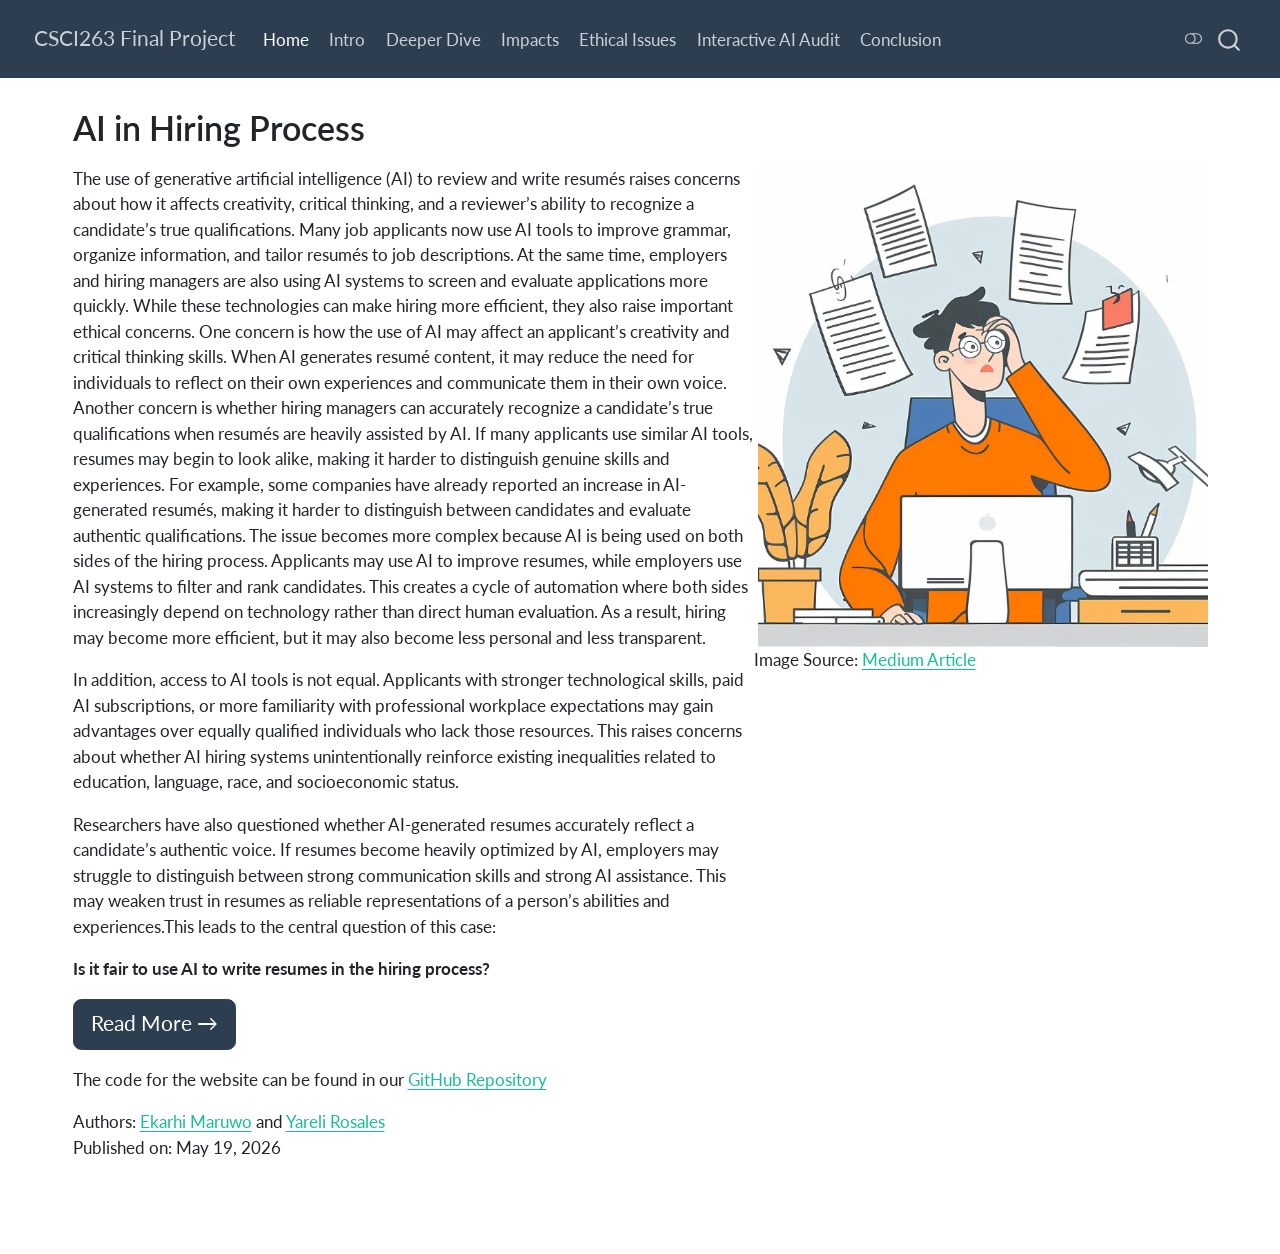
<file: docs/index.html>
<!DOCTYPE html>
<html xmlns="http://www.w3.org/1999/xhtml" lang="en" xml:lang="en"><head>

<meta charset="utf-8">
<meta name="generator" content="quarto-1.8.25">

<meta name="viewport" content="width=device-width, initial-scale=1.0, user-scalable=yes">


<title>AI in Hiring Process – CSCI263 Final Project</title>
<style>
code{white-space: pre-wrap;}
span.smallcaps{font-variant: small-caps;}
div.columns{display: flex; gap: min(4vw, 1.5em);}
div.column{flex: auto; overflow-x: auto;}
div.hanging-indent{margin-left: 1.5em; text-indent: -1.5em;}
ul.task-list{list-style: none;}
ul.task-list li input[type="checkbox"] {
  width: 0.8em;
  margin: 0 0.8em 0.2em -1em; /* quarto-specific, see https://github.com/quarto-dev/quarto-cli/issues/4556 */ 
  vertical-align: middle;
}
</style>


<script src="site_libs/quarto-nav/quarto-nav.js"></script>
<script src="site_libs/quarto-nav/headroom.min.js"></script>
<script src="site_libs/clipboard/clipboard.min.js"></script>
<script src="site_libs/quarto-search/autocomplete.umd.js"></script>
<script src="site_libs/quarto-search/fuse.min.js"></script>
<script src="site_libs/quarto-search/quarto-search.js"></script>
<meta name="quarto:offset" content="./">
<script src="site_libs/quarto-html/quarto.js" type="module"></script>
<script src="site_libs/quarto-html/tabsets/tabsets.js" type="module"></script>
<script src="site_libs/quarto-html/axe/axe-check.js" type="module"></script>
<script src="site_libs/quarto-html/popper.min.js"></script>
<script src="site_libs/quarto-html/tippy.umd.min.js"></script>
<script src="site_libs/quarto-html/anchor.min.js"></script>
<link href="site_libs/quarto-html/tippy.css" rel="stylesheet">
<link href="site_libs/quarto-html/quarto-syntax-highlighting-7b89279ff1a6dce999919e0e67d4d9ec.css" rel="stylesheet" class="quarto-color-scheme" id="quarto-text-highlighting-styles">
<link href="site_libs/quarto-html/quarto-syntax-highlighting-dark-707d8167ce6003fca903bfe2be84ab7f.css" rel="stylesheet" class="quarto-color-scheme quarto-color-alternate" id="quarto-text-highlighting-styles">
<link href="site_libs/quarto-html/quarto-syntax-highlighting-7b89279ff1a6dce999919e0e67d4d9ec.css" rel="stylesheet" class="quarto-color-scheme-extra" id="quarto-text-highlighting-styles">
<script src="site_libs/bootstrap/bootstrap.min.js"></script>
<link href="site_libs/bootstrap/bootstrap-icons.css" rel="stylesheet">
<link href="site_libs/bootstrap/bootstrap-f93c2b1f3f0577f377aefa4848a86a36.min.css" rel="stylesheet" append-hash="true" class="quarto-color-scheme" id="quarto-bootstrap" data-mode="light">
<link href="site_libs/bootstrap/bootstrap-dark-0d4a9d19931feb4fee1ddab4b2489000.min.css" rel="stylesheet" append-hash="true" class="quarto-color-scheme quarto-color-alternate" id="quarto-bootstrap" data-mode="dark">
<link href="site_libs/bootstrap/bootstrap-f93c2b1f3f0577f377aefa4848a86a36.min.css" rel="stylesheet" append-hash="true" class="quarto-color-scheme-extra" id="quarto-bootstrap" data-mode="light">
<script id="quarto-search-options" type="application/json">{
  "location": "navbar",
  "copy-button": false,
  "collapse-after": 3,
  "panel-placement": "end",
  "type": "overlay",
  "limit": 50,
  "keyboard-shortcut": [
    "f",
    "/",
    "s"
  ],
  "show-item-context": false,
  "language": {
    "search-no-results-text": "No results",
    "search-matching-documents-text": "matching documents",
    "search-copy-link-title": "Copy link to search",
    "search-hide-matches-text": "Hide additional matches",
    "search-more-match-text": "more match in this document",
    "search-more-matches-text": "more matches in this document",
    "search-clear-button-title": "Clear",
    "search-text-placeholder": "",
    "search-detached-cancel-button-title": "Cancel",
    "search-submit-button-title": "Submit",
    "search-label": "Search"
  }
}</script>


<link rel="stylesheet" href="styles.css">
</head>

<body class="nav-fixed quarto-light"><script id="quarto-html-before-body" type="application/javascript">
    const toggleBodyColorMode = (bsSheetEl) => {
      const mode = bsSheetEl.getAttribute("data-mode");
      const bodyEl = window.document.querySelector("body");
      if (mode === "dark") {
        bodyEl.classList.add("quarto-dark");
        bodyEl.classList.remove("quarto-light");
      } else {
        bodyEl.classList.add("quarto-light");
        bodyEl.classList.remove("quarto-dark");
      }
    }
    const toggleBodyColorPrimary = () => {
      const bsSheetEl = window.document.querySelector("link#quarto-bootstrap:not([rel=disabled-stylesheet])");
      if (bsSheetEl) {
        toggleBodyColorMode(bsSheetEl);
      }
    }
    const setColorSchemeToggle = (alternate) => {
      const toggles = window.document.querySelectorAll('.quarto-color-scheme-toggle');
      for (let i=0; i < toggles.length; i++) {
        const toggle = toggles[i];
        if (toggle) {
          if (alternate) {
            toggle.classList.add("alternate");
          } else {
            toggle.classList.remove("alternate");
          }
        }
      }
    };
    const toggleColorMode = (alternate) => {
      // Switch the stylesheets
      const primaryStylesheets = window.document.querySelectorAll('link.quarto-color-scheme:not(.quarto-color-alternate)');
      const alternateStylesheets = window.document.querySelectorAll('link.quarto-color-scheme.quarto-color-alternate');
      manageTransitions('#quarto-margin-sidebar .nav-link', false);
      if (alternate) {
        // note: dark is layered on light, we don't disable primary!
        enableStylesheet(alternateStylesheets);
        for (const sheetNode of alternateStylesheets) {
          if (sheetNode.id === "quarto-bootstrap") {
            toggleBodyColorMode(sheetNode);
          }
        }
      } else {
        disableStylesheet(alternateStylesheets);
        enableStylesheet(primaryStylesheets)
        toggleBodyColorPrimary();
      }
      manageTransitions('#quarto-margin-sidebar .nav-link', true);
      // Switch the toggles
      setColorSchemeToggle(alternate)
      // Hack to workaround the fact that safari doesn't
      // properly recolor the scrollbar when toggling (#1455)
      if (navigator.userAgent.indexOf('Safari') > 0 && navigator.userAgent.indexOf('Chrome') == -1) {
        manageTransitions("body", false);
        window.scrollTo(0, 1);
        setTimeout(() => {
          window.scrollTo(0, 0);
          manageTransitions("body", true);
        }, 40);
      }
    }
    const disableStylesheet = (stylesheets) => {
      for (let i=0; i < stylesheets.length; i++) {
        const stylesheet = stylesheets[i];
        stylesheet.rel = 'disabled-stylesheet';
      }
    }
    const enableStylesheet = (stylesheets) => {
      for (let i=0; i < stylesheets.length; i++) {
        const stylesheet = stylesheets[i];
        if(stylesheet.rel !== 'stylesheet') { // for Chrome, which will still FOUC without this check
          stylesheet.rel = 'stylesheet';
        }
      }
    }
    const manageTransitions = (selector, allowTransitions) => {
      const els = window.document.querySelectorAll(selector);
      for (let i=0; i < els.length; i++) {
        const el = els[i];
        if (allowTransitions) {
          el.classList.remove('notransition');
        } else {
          el.classList.add('notransition');
        }
      }
    }
    const isFileUrl = () => {
      return window.location.protocol === 'file:';
    }
    const hasAlternateSentinel = () => {
      let styleSentinel = getColorSchemeSentinel();
      if (styleSentinel !== null) {
        return styleSentinel === "alternate";
      } else {
        return false;
      }
    }
    const setStyleSentinel = (alternate) => {
      const value = alternate ? "alternate" : "default";
      if (!isFileUrl()) {
        window.localStorage.setItem("quarto-color-scheme", value);
      } else {
        localAlternateSentinel = value;
      }
    }
    const getColorSchemeSentinel = () => {
      if (!isFileUrl()) {
        const storageValue = window.localStorage.getItem("quarto-color-scheme");
        return storageValue != null ? storageValue : localAlternateSentinel;
      } else {
        return localAlternateSentinel;
      }
    }
    const toggleGiscusIfUsed = (isAlternate, darkModeDefault) => {
      const baseTheme = document.querySelector('#giscus-base-theme')?.value ?? 'light';
      const alternateTheme = document.querySelector('#giscus-alt-theme')?.value ?? 'dark';
      let newTheme = '';
      if(authorPrefersDark) {
        newTheme = isAlternate ? baseTheme : alternateTheme;
      } else {
        newTheme = isAlternate ? alternateTheme : baseTheme;
      }
      const changeGiscusTheme = () => {
        // From: https://github.com/giscus/giscus/issues/336
        const sendMessage = (message) => {
          const iframe = document.querySelector('iframe.giscus-frame');
          if (!iframe) return;
          iframe.contentWindow.postMessage({ giscus: message }, 'https://giscus.app');
        }
        sendMessage({
          setConfig: {
            theme: newTheme
          }
        });
      }
      const isGiscussLoaded = window.document.querySelector('iframe.giscus-frame') !== null;
      if (isGiscussLoaded) {
        changeGiscusTheme();
      }
    };
    const authorPrefersDark = false;
    const darkModeDefault = authorPrefersDark;
      document.querySelector('link#quarto-text-highlighting-styles.quarto-color-scheme-extra').rel = 'disabled-stylesheet';
      document.querySelector('link#quarto-bootstrap.quarto-color-scheme-extra').rel = 'disabled-stylesheet';
    let localAlternateSentinel = darkModeDefault ? 'alternate' : 'default';
    // Dark / light mode switch
    window.quartoToggleColorScheme = () => {
      // Read the current dark / light value
      let toAlternate = !hasAlternateSentinel();
      toggleColorMode(toAlternate);
      setStyleSentinel(toAlternate);
      toggleGiscusIfUsed(toAlternate, darkModeDefault);
      window.dispatchEvent(new Event('resize'));
    };
    // Switch to dark mode if need be
    if (hasAlternateSentinel()) {
      toggleColorMode(true);
    } else {
      toggleColorMode(false);
    }
  </script>

<div id="quarto-search-results"></div>
  <header id="quarto-header" class="headroom fixed-top">
    <nav class="navbar navbar-expand-lg " data-bs-theme="dark">
      <div class="navbar-container container-fluid">
      <div class="navbar-brand-container mx-auto">
    <a href="./index.html" class="navbar-brand navbar-brand-logo">
    </a>
    <a class="navbar-brand" href="./index.html">
    <span class="navbar-title">CSCI263 Final Project</span>
    </a>
  </div>
            <div id="quarto-search" class="" title="Search"></div>
          <button class="navbar-toggler" type="button" data-bs-toggle="collapse" data-bs-target="#navbarCollapse" aria-controls="navbarCollapse" role="menu" aria-expanded="false" aria-label="Toggle navigation" onclick="if (window.quartoToggleHeadroom) { window.quartoToggleHeadroom(); }">
  <span class="navbar-toggler-icon"></span>
</button>
          <div class="collapse navbar-collapse" id="navbarCollapse">
            <ul class="navbar-nav navbar-nav-scroll me-auto">
  <li class="nav-item">
    <a class="nav-link active" href="./index.html" aria-current="page"> 
<span class="menu-text">Home</span></a>
  </li>  
  <li class="nav-item">
    <a class="nav-link" href="./intro.html"> 
<span class="menu-text">Intro</span></a>
  </li>  
  <li class="nav-item">
    <a class="nav-link" href="./research.html"> 
<span class="menu-text">Deeper Dive</span></a>
  </li>  
  <li class="nav-item">
    <a class="nav-link" href="./impacts.html"> 
<span class="menu-text">Impacts</span></a>
  </li>  
  <li class="nav-item">
    <a class="nav-link" href="./ethics.html"> 
<span class="menu-text">Ethical Issues</span></a>
  </li>  
  <li class="nav-item">
    <a class="nav-link" href="./interactive.html"> 
<span class="menu-text">Interactive AI Audit</span></a>
  </li>  
  <li class="nav-item">
    <a class="nav-link" href="./reflection.html"> 
<span class="menu-text">Conclusion</span></a>
  </li>  
</ul>
          </div> <!-- /navcollapse -->
            <div class="quarto-navbar-tools">
  <a href="" class="quarto-color-scheme-toggle quarto-navigation-tool  px-1" onclick="window.quartoToggleColorScheme(); return false;" title="Toggle dark mode"><i class="bi"></i></a>
</div>
      </div> <!-- /container-fluid -->
    </nav>
</header>
<!-- content -->
<div id="quarto-content" class="quarto-container page-columns page-rows-contents page-layout-full page-navbar">
<!-- sidebar -->
<!-- margin-sidebar -->
    <div id="quarto-margin-sidebar" class="sidebar margin-sidebar zindex-bottom">
        
    </div>
<!-- main -->
<main class="content column-page" id="quarto-document-content">


<header id="title-block-header" class="quarto-title-block default">
<div class="quarto-title">
<h1 class="title">AI in Hiring Process</h1>
</div>



<div class="quarto-title-meta column-page">

    
  
    
  </div>
  


</header>


<div class="columns">
<div class="column" style="width:60%;">
<p>The use of generative artificial intelligence (AI) to review and write resumés raises concerns about how it affects creativity, critical thinking, and a reviewer’s ability to recognize a candidate’s true qualifications. Many job applicants now use AI tools to improve grammar, organize information, and tailor resumés to job descriptions. At the same time, employers and hiring managers are also using AI systems to screen and evaluate applications more quickly. While these technologies can make hiring more efficient, they also raise important ethical concerns. One concern is how the use of AI may affect an applicant’s creativity and critical thinking skills. When AI generates resumé content, it may reduce the need for individuals to reflect on their own experiences and communicate them in their own voice. Another concern is whether hiring managers can accurately recognize a candidate’s true qualifications when resumés are heavily assisted by AI. If many applicants use similar AI tools, resumes may begin to look alike, making it harder to distinguish genuine skills and experiences. For example, some companies have already reported an increase in AI-generated resumés, making it harder to distinguish between candidates and evaluate authentic qualifications. The issue becomes more complex because AI is being used on both sides of the hiring process. Applicants may use AI to improve resumes, while employers use AI systems to filter and rank candidates. This creates a cycle of automation where both sides increasingly depend on technology rather than direct human evaluation. As a result, hiring may become more efficient, but it may also become less personal and less transparent.</p>
<p>In addition, access to AI tools is not equal. Applicants with stronger technological skills, paid AI subscriptions, or more familiarity with professional workplace expectations may gain advantages over equally qualified individuals who lack those resources. This raises concerns about whether AI hiring systems unintentionally reinforce existing inequalities related to education, language, race, and socioeconomic status.</p>
<p>Researchers have also questioned whether AI-generated resumes accurately reflect a candidate’s authentic voice. If resumes become heavily optimized by AI, employers may struggle to distinguish between strong communication skills and strong AI assistance. This may weaken trust in resumes as reliable representations of a person’s abilities and experiences.This leads to the central question of this case:</p>
<p><strong>Is it fair to use AI to write resumes in the hiring process? </strong></p>
<p><a href="intro.html" class="btn btn-primary btn-lg" role="button"> Read More → </a></p>
</div><div class="column" style="width:40%;">
<p><img src="resume.png" class="img-fluid" alt="Person, with resumés floating over their head, with a distressed look on their face."> Image Source: <a href="https://medium.com/@chrislele/resume-builders-are-they-worth-it-306146908122">Medium Article</a></p>
</div>
</div>
<p>The code for the website can be found in our <a href="https://github.com/yareli-rosales/CS263_Final">GitHub Repository</a></p>
<p>Authors: <a href="mailto:maruwo1@stolaf.edu">Ekarhi Maruwo</a> and <a href="mailto:rosale6@stolaf.edu">Yareli Rosales</a><br>
Published on: May 19, 2026</p>



</main> <!-- /main -->
<script id="quarto-html-after-body" type="application/javascript">
  window.document.addEventListener("DOMContentLoaded", function (event) {
    // Ensure there is a toggle, if there isn't float one in the top right
    if (window.document.querySelector('.quarto-color-scheme-toggle') === null) {
      const a = window.document.createElement('a');
      a.classList.add('top-right');
      a.classList.add('quarto-color-scheme-toggle');
      a.href = "";
      a.onclick = function() { try { window.quartoToggleColorScheme(); } catch {} return false; };
      const i = window.document.createElement("i");
      i.classList.add('bi');
      a.appendChild(i);
      window.document.body.appendChild(a);
    }
    setColorSchemeToggle(hasAlternateSentinel())
    const icon = "";
    const anchorJS = new window.AnchorJS();
    anchorJS.options = {
      placement: 'right',
      icon: icon
    };
    anchorJS.add('.anchored');
    const isCodeAnnotation = (el) => {
      for (const clz of el.classList) {
        if (clz.startsWith('code-annotation-')) {                     
          return true;
        }
      }
      return false;
    }
    const onCopySuccess = function(e) {
      // button target
      const button = e.trigger;
      // don't keep focus
      button.blur();
      // flash "checked"
      button.classList.add('code-copy-button-checked');
      var currentTitle = button.getAttribute("title");
      button.setAttribute("title", "Copied!");
      let tooltip;
      if (window.bootstrap) {
        button.setAttribute("data-bs-toggle", "tooltip");
        button.setAttribute("data-bs-placement", "left");
        button.setAttribute("data-bs-title", "Copied!");
        tooltip = new bootstrap.Tooltip(button, 
          { trigger: "manual", 
            customClass: "code-copy-button-tooltip",
            offset: [0, -8]});
        tooltip.show();    
      }
      setTimeout(function() {
        if (tooltip) {
          tooltip.hide();
          button.removeAttribute("data-bs-title");
          button.removeAttribute("data-bs-toggle");
          button.removeAttribute("data-bs-placement");
        }
        button.setAttribute("title", currentTitle);
        button.classList.remove('code-copy-button-checked');
      }, 1000);
      // clear code selection
      e.clearSelection();
    }
    const getTextToCopy = function(trigger) {
      const outerScaffold = trigger.parentElement.cloneNode(true);
      const codeEl = outerScaffold.querySelector('code');
      for (const childEl of codeEl.children) {
        if (isCodeAnnotation(childEl)) {
          childEl.remove();
        }
      }
      return codeEl.innerText;
    }
    const clipboard = new window.ClipboardJS('.code-copy-button:not([data-in-quarto-modal])', {
      text: getTextToCopy
    });
    clipboard.on('success', onCopySuccess);
    if (window.document.getElementById('quarto-embedded-source-code-modal')) {
      const clipboardModal = new window.ClipboardJS('.code-copy-button[data-in-quarto-modal]', {
        text: getTextToCopy,
        container: window.document.getElementById('quarto-embedded-source-code-modal')
      });
      clipboardModal.on('success', onCopySuccess);
    }
      var localhostRegex = new RegExp(/^(?:http|https):\/\/localhost\:?[0-9]*\//);
      var mailtoRegex = new RegExp(/^mailto:/);
        var filterRegex = new RegExp('/' + window.location.host + '/');
      var isInternal = (href) => {
          return filterRegex.test(href) || localhostRegex.test(href) || mailtoRegex.test(href);
      }
      // Inspect non-navigation links and adorn them if external
     var links = window.document.querySelectorAll('a[href]:not(.nav-link):not(.navbar-brand):not(.toc-action):not(.sidebar-link):not(.sidebar-item-toggle):not(.pagination-link):not(.no-external):not([aria-hidden]):not(.dropdown-item):not(.quarto-navigation-tool):not(.about-link)');
      for (var i=0; i<links.length; i++) {
        const link = links[i];
        if (!isInternal(link.href)) {
          // undo the damage that might have been done by quarto-nav.js in the case of
          // links that we want to consider external
          if (link.dataset.originalHref !== undefined) {
            link.href = link.dataset.originalHref;
          }
        }
      }
    function tippyHover(el, contentFn, onTriggerFn, onUntriggerFn) {
      const config = {
        allowHTML: true,
        maxWidth: 500,
        delay: 100,
        arrow: false,
        appendTo: function(el) {
            return el.parentElement;
        },
        interactive: true,
        interactiveBorder: 10,
        theme: 'quarto',
        placement: 'bottom-start',
      };
      if (contentFn) {
        config.content = contentFn;
      }
      if (onTriggerFn) {
        config.onTrigger = onTriggerFn;
      }
      if (onUntriggerFn) {
        config.onUntrigger = onUntriggerFn;
      }
      window.tippy(el, config); 
    }
    const noterefs = window.document.querySelectorAll('a[role="doc-noteref"]');
    for (var i=0; i<noterefs.length; i++) {
      const ref = noterefs[i];
      tippyHover(ref, function() {
        // use id or data attribute instead here
        let href = ref.getAttribute('data-footnote-href') || ref.getAttribute('href');
        try { href = new URL(href).hash; } catch {}
        const id = href.replace(/^#\/?/, "");
        const note = window.document.getElementById(id);
        if (note) {
          return note.innerHTML;
        } else {
          return "";
        }
      });
    }
    const xrefs = window.document.querySelectorAll('a.quarto-xref');
    const processXRef = (id, note) => {
      // Strip column container classes
      const stripColumnClz = (el) => {
        el.classList.remove("page-full", "page-columns");
        if (el.children) {
          for (const child of el.children) {
            stripColumnClz(child);
          }
        }
      }
      stripColumnClz(note)
      if (id === null || id.startsWith('sec-')) {
        // Special case sections, only their first couple elements
        const container = document.createElement("div");
        if (note.children && note.children.length > 2) {
          container.appendChild(note.children[0].cloneNode(true));
          for (let i = 1; i < note.children.length; i++) {
            const child = note.children[i];
            if (child.tagName === "P" && child.innerText === "") {
              continue;
            } else {
              container.appendChild(child.cloneNode(true));
              break;
            }
          }
          if (window.Quarto?.typesetMath) {
            window.Quarto.typesetMath(container);
          }
          return container.innerHTML
        } else {
          if (window.Quarto?.typesetMath) {
            window.Quarto.typesetMath(note);
          }
          return note.innerHTML;
        }
      } else {
        // Remove any anchor links if they are present
        const anchorLink = note.querySelector('a.anchorjs-link');
        if (anchorLink) {
          anchorLink.remove();
        }
        if (window.Quarto?.typesetMath) {
          window.Quarto.typesetMath(note);
        }
        if (note.classList.contains("callout")) {
          return note.outerHTML;
        } else {
          return note.innerHTML;
        }
      }
    }
    for (var i=0; i<xrefs.length; i++) {
      const xref = xrefs[i];
      tippyHover(xref, undefined, function(instance) {
        instance.disable();
        let url = xref.getAttribute('href');
        let hash = undefined; 
        if (url.startsWith('#')) {
          hash = url;
        } else {
          try { hash = new URL(url).hash; } catch {}
        }
        if (hash) {
          const id = hash.replace(/^#\/?/, "");
          const note = window.document.getElementById(id);
          if (note !== null) {
            try {
              const html = processXRef(id, note.cloneNode(true));
              instance.setContent(html);
            } finally {
              instance.enable();
              instance.show();
            }
          } else {
            // See if we can fetch this
            fetch(url.split('#')[0])
            .then(res => res.text())
            .then(html => {
              const parser = new DOMParser();
              const htmlDoc = parser.parseFromString(html, "text/html");
              const note = htmlDoc.getElementById(id);
              if (note !== null) {
                const html = processXRef(id, note);
                instance.setContent(html);
              } 
            }).finally(() => {
              instance.enable();
              instance.show();
            });
          }
        } else {
          // See if we can fetch a full url (with no hash to target)
          // This is a special case and we should probably do some content thinning / targeting
          fetch(url)
          .then(res => res.text())
          .then(html => {
            const parser = new DOMParser();
            const htmlDoc = parser.parseFromString(html, "text/html");
            const note = htmlDoc.querySelector('main.content');
            if (note !== null) {
              // This should only happen for chapter cross references
              // (since there is no id in the URL)
              // remove the first header
              if (note.children.length > 0 && note.children[0].tagName === "HEADER") {
                note.children[0].remove();
              }
              const html = processXRef(null, note);
              instance.setContent(html);
            } 
          }).finally(() => {
            instance.enable();
            instance.show();
          });
        }
      }, function(instance) {
      });
    }
        let selectedAnnoteEl;
        const selectorForAnnotation = ( cell, annotation) => {
          let cellAttr = 'data-code-cell="' + cell + '"';
          let lineAttr = 'data-code-annotation="' +  annotation + '"';
          const selector = 'span[' + cellAttr + '][' + lineAttr + ']';
          return selector;
        }
        const selectCodeLines = (annoteEl) => {
          const doc = window.document;
          const targetCell = annoteEl.getAttribute("data-target-cell");
          const targetAnnotation = annoteEl.getAttribute("data-target-annotation");
          const annoteSpan = window.document.querySelector(selectorForAnnotation(targetCell, targetAnnotation));
          const lines = annoteSpan.getAttribute("data-code-lines").split(",");
          const lineIds = lines.map((line) => {
            return targetCell + "-" + line;
          })
          let top = null;
          let height = null;
          let parent = null;
          if (lineIds.length > 0) {
              //compute the position of the single el (top and bottom and make a div)
              const el = window.document.getElementById(lineIds[0]);
              top = el.offsetTop;
              height = el.offsetHeight;
              parent = el.parentElement.parentElement;
            if (lineIds.length > 1) {
              const lastEl = window.document.getElementById(lineIds[lineIds.length - 1]);
              const bottom = lastEl.offsetTop + lastEl.offsetHeight;
              height = bottom - top;
            }
            if (top !== null && height !== null && parent !== null) {
              // cook up a div (if necessary) and position it 
              let div = window.document.getElementById("code-annotation-line-highlight");
              if (div === null) {
                div = window.document.createElement("div");
                div.setAttribute("id", "code-annotation-line-highlight");
                div.style.position = 'absolute';
                parent.appendChild(div);
              }
              div.style.top = top - 2 + "px";
              div.style.height = height + 4 + "px";
              div.style.left = 0;
              let gutterDiv = window.document.getElementById("code-annotation-line-highlight-gutter");
              if (gutterDiv === null) {
                gutterDiv = window.document.createElement("div");
                gutterDiv.setAttribute("id", "code-annotation-line-highlight-gutter");
                gutterDiv.style.position = 'absolute';
                const codeCell = window.document.getElementById(targetCell);
                const gutter = codeCell.querySelector('.code-annotation-gutter');
                gutter.appendChild(gutterDiv);
              }
              gutterDiv.style.top = top - 2 + "px";
              gutterDiv.style.height = height + 4 + "px";
            }
            selectedAnnoteEl = annoteEl;
          }
        };
        const unselectCodeLines = () => {
          const elementsIds = ["code-annotation-line-highlight", "code-annotation-line-highlight-gutter"];
          elementsIds.forEach((elId) => {
            const div = window.document.getElementById(elId);
            if (div) {
              div.remove();
            }
          });
          selectedAnnoteEl = undefined;
        };
          // Handle positioning of the toggle
      window.addEventListener(
        "resize",
        throttle(() => {
          elRect = undefined;
          if (selectedAnnoteEl) {
            selectCodeLines(selectedAnnoteEl);
          }
        }, 10)
      );
      function throttle(fn, ms) {
      let throttle = false;
      let timer;
        return (...args) => {
          if(!throttle) { // first call gets through
              fn.apply(this, args);
              throttle = true;
          } else { // all the others get throttled
              if(timer) clearTimeout(timer); // cancel #2
              timer = setTimeout(() => {
                fn.apply(this, args);
                timer = throttle = false;
              }, ms);
          }
        };
      }
        // Attach click handler to the DT
        const annoteDls = window.document.querySelectorAll('dt[data-target-cell]');
        for (const annoteDlNode of annoteDls) {
          annoteDlNode.addEventListener('click', (event) => {
            const clickedEl = event.target;
            if (clickedEl !== selectedAnnoteEl) {
              unselectCodeLines();
              const activeEl = window.document.querySelector('dt[data-target-cell].code-annotation-active');
              if (activeEl) {
                activeEl.classList.remove('code-annotation-active');
              }
              selectCodeLines(clickedEl);
              clickedEl.classList.add('code-annotation-active');
            } else {
              // Unselect the line
              unselectCodeLines();
              clickedEl.classList.remove('code-annotation-active');
            }
          });
        }
    const findCites = (el) => {
      const parentEl = el.parentElement;
      if (parentEl) {
        const cites = parentEl.dataset.cites;
        if (cites) {
          return {
            el,
            cites: cites.split(' ')
          };
        } else {
          return findCites(el.parentElement)
        }
      } else {
        return undefined;
      }
    };
    var bibliorefs = window.document.querySelectorAll('a[role="doc-biblioref"]');
    for (var i=0; i<bibliorefs.length; i++) {
      const ref = bibliorefs[i];
      const citeInfo = findCites(ref);
      if (citeInfo) {
        tippyHover(citeInfo.el, function() {
          var popup = window.document.createElement('div');
          citeInfo.cites.forEach(function(cite) {
            var citeDiv = window.document.createElement('div');
            citeDiv.classList.add('hanging-indent');
            citeDiv.classList.add('csl-entry');
            var biblioDiv = window.document.getElementById('ref-' + cite);
            if (biblioDiv) {
              citeDiv.innerHTML = biblioDiv.innerHTML;
            }
            popup.appendChild(citeDiv);
          });
          return popup.innerHTML;
        });
      }
    }
  });
  </script>
</div> <!-- /content -->




</body></html>
</file>
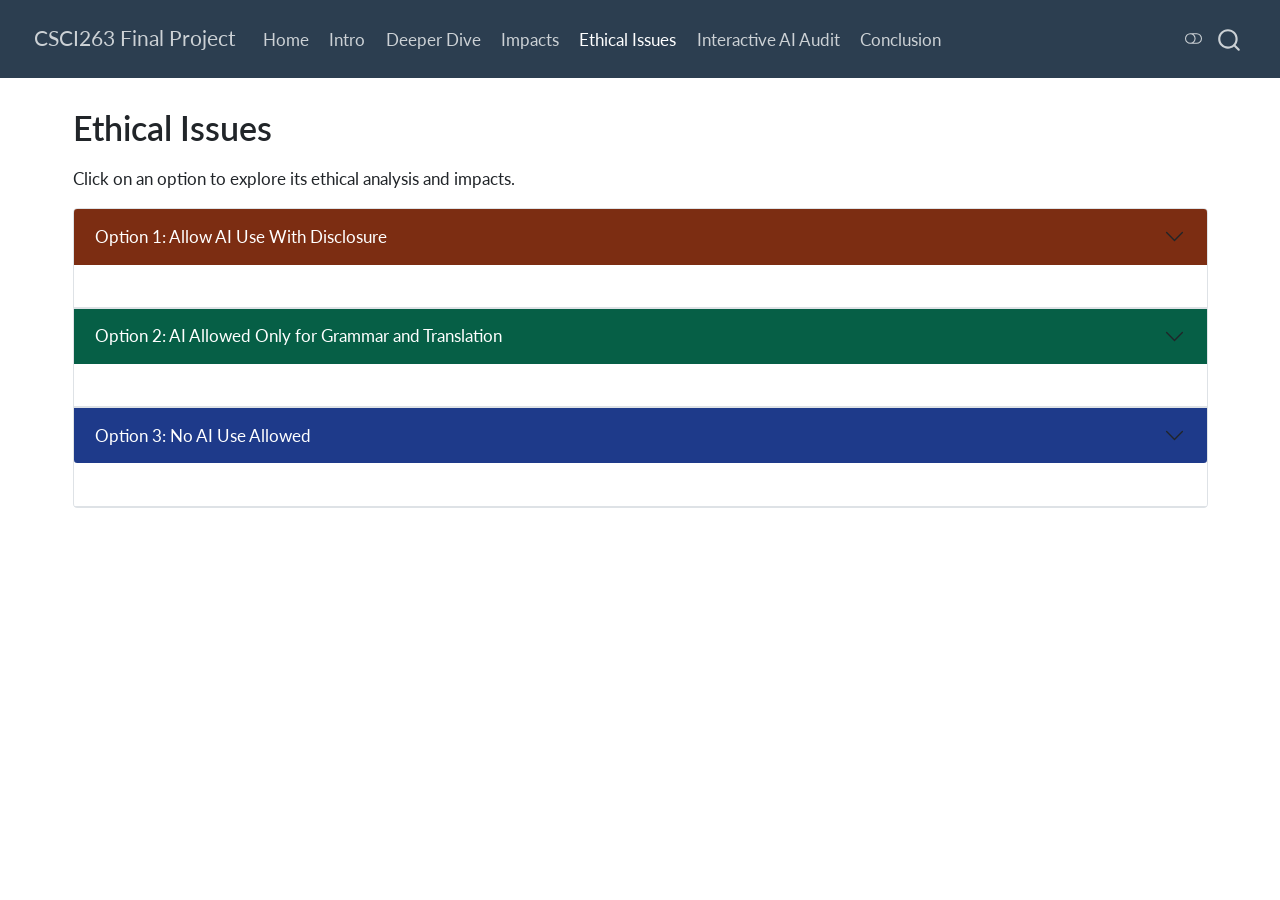
<file: docs/ethics.html>
<!DOCTYPE html>
<html xmlns="http://www.w3.org/1999/xhtml" lang="en" xml:lang="en"><head>

<meta charset="utf-8">
<meta name="generator" content="quarto-1.8.25">

<meta name="viewport" content="width=device-width, initial-scale=1.0, user-scalable=yes">


<title>Ethical Issues – CSCI263 Final Project</title>
<style>
code{white-space: pre-wrap;}
span.smallcaps{font-variant: small-caps;}
div.columns{display: flex; gap: min(4vw, 1.5em);}
div.column{flex: auto; overflow-x: auto;}
div.hanging-indent{margin-left: 1.5em; text-indent: -1.5em;}
ul.task-list{list-style: none;}
ul.task-list li input[type="checkbox"] {
  width: 0.8em;
  margin: 0 0.8em 0.2em -1em; /* quarto-specific, see https://github.com/quarto-dev/quarto-cli/issues/4556 */ 
  vertical-align: middle;
}
</style>


<script src="site_libs/quarto-nav/quarto-nav.js"></script>
<script src="site_libs/quarto-nav/headroom.min.js"></script>
<script src="site_libs/clipboard/clipboard.min.js"></script>
<script src="site_libs/quarto-search/autocomplete.umd.js"></script>
<script src="site_libs/quarto-search/fuse.min.js"></script>
<script src="site_libs/quarto-search/quarto-search.js"></script>
<meta name="quarto:offset" content="./">
<script src="site_libs/quarto-html/quarto.js" type="module"></script>
<script src="site_libs/quarto-html/tabsets/tabsets.js" type="module"></script>
<script src="site_libs/quarto-html/axe/axe-check.js" type="module"></script>
<script src="site_libs/quarto-html/popper.min.js"></script>
<script src="site_libs/quarto-html/tippy.umd.min.js"></script>
<script src="site_libs/quarto-html/anchor.min.js"></script>
<link href="site_libs/quarto-html/tippy.css" rel="stylesheet">
<link href="site_libs/quarto-html/quarto-syntax-highlighting-7b89279ff1a6dce999919e0e67d4d9ec.css" rel="stylesheet" class="quarto-color-scheme" id="quarto-text-highlighting-styles">
<link href="site_libs/quarto-html/quarto-syntax-highlighting-dark-707d8167ce6003fca903bfe2be84ab7f.css" rel="stylesheet" class="quarto-color-scheme quarto-color-alternate" id="quarto-text-highlighting-styles">
<link href="site_libs/quarto-html/quarto-syntax-highlighting-7b89279ff1a6dce999919e0e67d4d9ec.css" rel="stylesheet" class="quarto-color-scheme-extra" id="quarto-text-highlighting-styles">
<script src="site_libs/bootstrap/bootstrap.min.js"></script>
<link href="site_libs/bootstrap/bootstrap-icons.css" rel="stylesheet">
<link href="site_libs/bootstrap/bootstrap-f93c2b1f3f0577f377aefa4848a86a36.min.css" rel="stylesheet" append-hash="true" class="quarto-color-scheme" id="quarto-bootstrap" data-mode="light">
<link href="site_libs/bootstrap/bootstrap-dark-0d4a9d19931feb4fee1ddab4b2489000.min.css" rel="stylesheet" append-hash="true" class="quarto-color-scheme quarto-color-alternate" id="quarto-bootstrap" data-mode="dark">
<link href="site_libs/bootstrap/bootstrap-f93c2b1f3f0577f377aefa4848a86a36.min.css" rel="stylesheet" append-hash="true" class="quarto-color-scheme-extra" id="quarto-bootstrap" data-mode="light">
<script id="quarto-search-options" type="application/json">{
  "location": "navbar",
  "copy-button": false,
  "collapse-after": 3,
  "panel-placement": "end",
  "type": "overlay",
  "limit": 50,
  "keyboard-shortcut": [
    "f",
    "/",
    "s"
  ],
  "show-item-context": false,
  "language": {
    "search-no-results-text": "No results",
    "search-matching-documents-text": "matching documents",
    "search-copy-link-title": "Copy link to search",
    "search-hide-matches-text": "Hide additional matches",
    "search-more-match-text": "more match in this document",
    "search-more-matches-text": "more matches in this document",
    "search-clear-button-title": "Clear",
    "search-text-placeholder": "",
    "search-detached-cancel-button-title": "Cancel",
    "search-submit-button-title": "Submit",
    "search-label": "Search"
  }
}</script>


<link rel="stylesheet" href="styles.css">
</head>

<body class="nav-fixed quarto-light"><script id="quarto-html-before-body" type="application/javascript">
    const toggleBodyColorMode = (bsSheetEl) => {
      const mode = bsSheetEl.getAttribute("data-mode");
      const bodyEl = window.document.querySelector("body");
      if (mode === "dark") {
        bodyEl.classList.add("quarto-dark");
        bodyEl.classList.remove("quarto-light");
      } else {
        bodyEl.classList.add("quarto-light");
        bodyEl.classList.remove("quarto-dark");
      }
    }
    const toggleBodyColorPrimary = () => {
      const bsSheetEl = window.document.querySelector("link#quarto-bootstrap:not([rel=disabled-stylesheet])");
      if (bsSheetEl) {
        toggleBodyColorMode(bsSheetEl);
      }
    }
    const setColorSchemeToggle = (alternate) => {
      const toggles = window.document.querySelectorAll('.quarto-color-scheme-toggle');
      for (let i=0; i < toggles.length; i++) {
        const toggle = toggles[i];
        if (toggle) {
          if (alternate) {
            toggle.classList.add("alternate");
          } else {
            toggle.classList.remove("alternate");
          }
        }
      }
    };
    const toggleColorMode = (alternate) => {
      // Switch the stylesheets
      const primaryStylesheets = window.document.querySelectorAll('link.quarto-color-scheme:not(.quarto-color-alternate)');
      const alternateStylesheets = window.document.querySelectorAll('link.quarto-color-scheme.quarto-color-alternate');
      manageTransitions('#quarto-margin-sidebar .nav-link', false);
      if (alternate) {
        // note: dark is layered on light, we don't disable primary!
        enableStylesheet(alternateStylesheets);
        for (const sheetNode of alternateStylesheets) {
          if (sheetNode.id === "quarto-bootstrap") {
            toggleBodyColorMode(sheetNode);
          }
        }
      } else {
        disableStylesheet(alternateStylesheets);
        enableStylesheet(primaryStylesheets)
        toggleBodyColorPrimary();
      }
      manageTransitions('#quarto-margin-sidebar .nav-link', true);
      // Switch the toggles
      setColorSchemeToggle(alternate)
      // Hack to workaround the fact that safari doesn't
      // properly recolor the scrollbar when toggling (#1455)
      if (navigator.userAgent.indexOf('Safari') > 0 && navigator.userAgent.indexOf('Chrome') == -1) {
        manageTransitions("body", false);
        window.scrollTo(0, 1);
        setTimeout(() => {
          window.scrollTo(0, 0);
          manageTransitions("body", true);
        }, 40);
      }
    }
    const disableStylesheet = (stylesheets) => {
      for (let i=0; i < stylesheets.length; i++) {
        const stylesheet = stylesheets[i];
        stylesheet.rel = 'disabled-stylesheet';
      }
    }
    const enableStylesheet = (stylesheets) => {
      for (let i=0; i < stylesheets.length; i++) {
        const stylesheet = stylesheets[i];
        if(stylesheet.rel !== 'stylesheet') { // for Chrome, which will still FOUC without this check
          stylesheet.rel = 'stylesheet';
        }
      }
    }
    const manageTransitions = (selector, allowTransitions) => {
      const els = window.document.querySelectorAll(selector);
      for (let i=0; i < els.length; i++) {
        const el = els[i];
        if (allowTransitions) {
          el.classList.remove('notransition');
        } else {
          el.classList.add('notransition');
        }
      }
    }
    const isFileUrl = () => {
      return window.location.protocol === 'file:';
    }
    const hasAlternateSentinel = () => {
      let styleSentinel = getColorSchemeSentinel();
      if (styleSentinel !== null) {
        return styleSentinel === "alternate";
      } else {
        return false;
      }
    }
    const setStyleSentinel = (alternate) => {
      const value = alternate ? "alternate" : "default";
      if (!isFileUrl()) {
        window.localStorage.setItem("quarto-color-scheme", value);
      } else {
        localAlternateSentinel = value;
      }
    }
    const getColorSchemeSentinel = () => {
      if (!isFileUrl()) {
        const storageValue = window.localStorage.getItem("quarto-color-scheme");
        return storageValue != null ? storageValue : localAlternateSentinel;
      } else {
        return localAlternateSentinel;
      }
    }
    const toggleGiscusIfUsed = (isAlternate, darkModeDefault) => {
      const baseTheme = document.querySelector('#giscus-base-theme')?.value ?? 'light';
      const alternateTheme = document.querySelector('#giscus-alt-theme')?.value ?? 'dark';
      let newTheme = '';
      if(authorPrefersDark) {
        newTheme = isAlternate ? baseTheme : alternateTheme;
      } else {
        newTheme = isAlternate ? alternateTheme : baseTheme;
      }
      const changeGiscusTheme = () => {
        // From: https://github.com/giscus/giscus/issues/336
        const sendMessage = (message) => {
          const iframe = document.querySelector('iframe.giscus-frame');
          if (!iframe) return;
          iframe.contentWindow.postMessage({ giscus: message }, 'https://giscus.app');
        }
        sendMessage({
          setConfig: {
            theme: newTheme
          }
        });
      }
      const isGiscussLoaded = window.document.querySelector('iframe.giscus-frame') !== null;
      if (isGiscussLoaded) {
        changeGiscusTheme();
      }
    };
    const authorPrefersDark = false;
    const darkModeDefault = authorPrefersDark;
      document.querySelector('link#quarto-text-highlighting-styles.quarto-color-scheme-extra').rel = 'disabled-stylesheet';
      document.querySelector('link#quarto-bootstrap.quarto-color-scheme-extra').rel = 'disabled-stylesheet';
    let localAlternateSentinel = darkModeDefault ? 'alternate' : 'default';
    // Dark / light mode switch
    window.quartoToggleColorScheme = () => {
      // Read the current dark / light value
      let toAlternate = !hasAlternateSentinel();
      toggleColorMode(toAlternate);
      setStyleSentinel(toAlternate);
      toggleGiscusIfUsed(toAlternate, darkModeDefault);
      window.dispatchEvent(new Event('resize'));
    };
    // Switch to dark mode if need be
    if (hasAlternateSentinel()) {
      toggleColorMode(true);
    } else {
      toggleColorMode(false);
    }
  </script>

<div id="quarto-search-results"></div>
  <header id="quarto-header" class="headroom fixed-top">
    <nav class="navbar navbar-expand-lg " data-bs-theme="dark">
      <div class="navbar-container container-fluid">
      <div class="navbar-brand-container mx-auto">
    <a href="./index.html" class="navbar-brand navbar-brand-logo">
    </a>
    <a class="navbar-brand" href="./index.html">
    <span class="navbar-title">CSCI263 Final Project</span>
    </a>
  </div>
            <div id="quarto-search" class="" title="Search"></div>
          <button class="navbar-toggler" type="button" data-bs-toggle="collapse" data-bs-target="#navbarCollapse" aria-controls="navbarCollapse" role="menu" aria-expanded="false" aria-label="Toggle navigation" onclick="if (window.quartoToggleHeadroom) { window.quartoToggleHeadroom(); }">
  <span class="navbar-toggler-icon"></span>
</button>
          <div class="collapse navbar-collapse" id="navbarCollapse">
            <ul class="navbar-nav navbar-nav-scroll me-auto">
  <li class="nav-item">
    <a class="nav-link" href="./index.html"> 
<span class="menu-text">Home</span></a>
  </li>  
  <li class="nav-item">
    <a class="nav-link" href="./intro.html"> 
<span class="menu-text">Intro</span></a>
  </li>  
  <li class="nav-item">
    <a class="nav-link" href="./research.html"> 
<span class="menu-text">Deeper Dive</span></a>
  </li>  
  <li class="nav-item">
    <a class="nav-link" href="./impacts.html"> 
<span class="menu-text">Impacts</span></a>
  </li>  
  <li class="nav-item">
    <a class="nav-link active" href="./ethics.html" aria-current="page"> 
<span class="menu-text">Ethical Issues</span></a>
  </li>  
  <li class="nav-item">
    <a class="nav-link" href="./interactive.html"> 
<span class="menu-text">Interactive AI Audit</span></a>
  </li>  
  <li class="nav-item">
    <a class="nav-link" href="./reflection.html"> 
<span class="menu-text">Conclusion</span></a>
  </li>  
</ul>
          </div> <!-- /navcollapse -->
            <div class="quarto-navbar-tools">
  <a href="" class="quarto-color-scheme-toggle quarto-navigation-tool  px-1" onclick="window.quartoToggleColorScheme(); return false;" title="Toggle dark mode"><i class="bi"></i></a>
</div>
      </div> <!-- /container-fluid -->
    </nav>
</header>
<!-- content -->
<div id="quarto-content" class="quarto-container page-columns page-rows-contents page-layout-full page-navbar">
<!-- sidebar -->
<!-- margin-sidebar -->
    <div id="quarto-margin-sidebar" class="sidebar margin-sidebar zindex-bottom">
        
    </div>
<!-- main -->
<main class="content column-page" id="quarto-document-content">


<header id="title-block-header" class="quarto-title-block default">
<div class="quarto-title">
<h1 class="title">Ethical Issues</h1>
</div>



<div class="quarto-title-meta column-page">

    
  
    
  </div>
  


</header>


<p>Click on an option to explore its ethical analysis and impacts.</p>
<div id="ethicalOptions" class="accordion">
<!-- Option 1 -->
<div class="accordion-item">
<h2 class="accordion-header anchored">
<button class="accordion-button collapsed" style="background-color:#7c2d12; color:white;" data-bs-toggle="collapse" data-bs-target="#option1">
Option 1: Allow AI Use With Disclosure
</button>
</h2>
<div id="option1" class="accordion-collapse collapse" data-bs-parent="#ethicalOptions">
<div class="accordion-body">
<p>
Applicants are allowed to use AI tools as long as they clearly disclose how AI was used in their application materials.
</p>
<p>
<strong>Pros</strong>
</p>
<ul>
<li>
Improves efficiency in resume screening
</li>
<li>
Encourages transparency in applications
</li>
</ul>
<p>
<strong>Cons</strong>
</p>
<ul>
<li>
May reduce originality and critical thinking
</li>
<li>
AI bias could affect screening outcomes
</li>
<li>
Could disadvantage applicants without AI access
</li>
</ul>
<p>
<strong>Impact on Stakeholders</strong>
</p>
<ul>
<li>
Applicants may feel pressure to use AI tools
</li>
<li>
HR must enforce disclosure rules
</li>
<li>
Reviewers may still struggle with trust in resumes
</li>
</ul>
<p>
<strong>Ethical Frameworks</strong>
</p>
<p>
<strong>Utilitarianism:</strong> Increases efficiency and clarity, but may introduce inequality and bias depending on AI access and model quality.
</p>
<p>
<strong>Deontology:</strong> Supports honesty and fairness through disclosure requirements, but relies heavily on compliance.
</p>
<p>
<strong>Virtue Ethics:</strong> Encourages honesty and responsibility, though it may weaken personal effort and creativity.
</p>
</div>
</div>
</div>
<!-- Option 2 -->
<div class="accordion-item">
<h2 class="accordion-header anchored">
<button class="accordion-button collapsed" style="background-color:#065f46; color:white;" data-bs-toggle="collapse" data-bs-target="#option2">
Option 2: AI Allowed Only for Grammar and Translation
</button>
</h2>
<div id="option2" class="accordion-collapse collapse" data-bs-parent="#ethicalOptions">
<div class="accordion-body">
<p>
AI tools may only be used for grammar correction and language translation, not for generating content or rewriting experience descriptions.
</p>
<p>
<strong>Pros</strong>
</p>
<ul>
<li>
Reduces overreliance on AI
</li>
<li>
Supports non-native English speakers
</li>
<li>
Maintains fairness while allowing accessibility support
</li>
</ul>
<p>
<strong>Cons</strong>
</p>
<ul>
<li>
Hard to monitor compliance
</li>
<li>
May slow down application review processes slightly
</li>
</ul>
<p>
<strong>Impact on Stakeholders</strong>
</p>
<ul>
<li>
Applicants retain basic AI support
</li>
<li>
HR gets clearer usage guidelines
</li>
<li>
AI companies may see reduced usage
</li>
</ul>
<p>
<strong>Ethical Frameworks</strong>
</p>
<p>
<strong>Utilitarianism:</strong> Balances fairness and accessibility while preserving human authorship of ideas.
</p>
<p>
<strong>Deontology:</strong> Creates a clear rule for acceptable AI use and promotes fairness.
</p>
<p>
<strong>Virtue Ethics:</strong> Encourages responsibility, honesty, and self-development.
</p>
</div>
</div>
</div>
<!-- Option 3 -->
<div class="accordion-item">
<h2 class="accordion-header anchored">
<button class="accordion-button collapsed" style="background-color:#1e3a8a; color:white;" data-bs-toggle="collapse" data-bs-target="#option3">
Option 3: No AI Use Allowed
</button>
</h2>
<div id="option3" class="accordion-collapse collapse" data-bs-parent="#ethicalOptions">
<div class="accordion-body">
<p>
All AI use is prohibited for both applicants and resume reviewers throughout the hiring process.
</p>
<p>
<strong>Pros</strong>
</p>
<ul>
<li>
Encourages original thinking and authenticity
</li>
<li>
Ensures equal rules for all applicants
</li>
</ul>
<p>
<strong>Cons</strong>
</p>
<ul>
<li>
Increases workload for reviewers
</li>
<li>
Disadvantages non-native speakers
</li>
<li>
Removes useful accessibility tools
</li>
</ul>
<p>
<strong>Impact on Stakeholders</strong>
</p>
<ul>
<li>
Applicants must rely entirely on their own writing skills
</li>
<li>
HR and reviewers face higher workload
</li>
</ul>
<p>
<strong>Ethical Frameworks</strong>
</p>
<p>
<strong>Utilitarianism:</strong> Preserves authenticity but may reduce overall efficiency and accessibility.
</p>
<p>
<strong>Deontology:</strong> Ensures equal treatment but removes potentially helpful tools.
</p>
<p>
<strong>Virtue Ethics:</strong> Strongly supports independence, effort, and authenticity.
</p>
</div>
</div>
</div>
</div>



</main> <!-- /main -->
<script id="quarto-html-after-body" type="application/javascript">
  window.document.addEventListener("DOMContentLoaded", function (event) {
    // Ensure there is a toggle, if there isn't float one in the top right
    if (window.document.querySelector('.quarto-color-scheme-toggle') === null) {
      const a = window.document.createElement('a');
      a.classList.add('top-right');
      a.classList.add('quarto-color-scheme-toggle');
      a.href = "";
      a.onclick = function() { try { window.quartoToggleColorScheme(); } catch {} return false; };
      const i = window.document.createElement("i");
      i.classList.add('bi');
      a.appendChild(i);
      window.document.body.appendChild(a);
    }
    setColorSchemeToggle(hasAlternateSentinel())
    const icon = "";
    const anchorJS = new window.AnchorJS();
    anchorJS.options = {
      placement: 'right',
      icon: icon
    };
    anchorJS.add('.anchored');
    const isCodeAnnotation = (el) => {
      for (const clz of el.classList) {
        if (clz.startsWith('code-annotation-')) {                     
          return true;
        }
      }
      return false;
    }
    const onCopySuccess = function(e) {
      // button target
      const button = e.trigger;
      // don't keep focus
      button.blur();
      // flash "checked"
      button.classList.add('code-copy-button-checked');
      var currentTitle = button.getAttribute("title");
      button.setAttribute("title", "Copied!");
      let tooltip;
      if (window.bootstrap) {
        button.setAttribute("data-bs-toggle", "tooltip");
        button.setAttribute("data-bs-placement", "left");
        button.setAttribute("data-bs-title", "Copied!");
        tooltip = new bootstrap.Tooltip(button, 
          { trigger: "manual", 
            customClass: "code-copy-button-tooltip",
            offset: [0, -8]});
        tooltip.show();    
      }
      setTimeout(function() {
        if (tooltip) {
          tooltip.hide();
          button.removeAttribute("data-bs-title");
          button.removeAttribute("data-bs-toggle");
          button.removeAttribute("data-bs-placement");
        }
        button.setAttribute("title", currentTitle);
        button.classList.remove('code-copy-button-checked');
      }, 1000);
      // clear code selection
      e.clearSelection();
    }
    const getTextToCopy = function(trigger) {
      const outerScaffold = trigger.parentElement.cloneNode(true);
      const codeEl = outerScaffold.querySelector('code');
      for (const childEl of codeEl.children) {
        if (isCodeAnnotation(childEl)) {
          childEl.remove();
        }
      }
      return codeEl.innerText;
    }
    const clipboard = new window.ClipboardJS('.code-copy-button:not([data-in-quarto-modal])', {
      text: getTextToCopy
    });
    clipboard.on('success', onCopySuccess);
    if (window.document.getElementById('quarto-embedded-source-code-modal')) {
      const clipboardModal = new window.ClipboardJS('.code-copy-button[data-in-quarto-modal]', {
        text: getTextToCopy,
        container: window.document.getElementById('quarto-embedded-source-code-modal')
      });
      clipboardModal.on('success', onCopySuccess);
    }
      var localhostRegex = new RegExp(/^(?:http|https):\/\/localhost\:?[0-9]*\//);
      var mailtoRegex = new RegExp(/^mailto:/);
        var filterRegex = new RegExp('/' + window.location.host + '/');
      var isInternal = (href) => {
          return filterRegex.test(href) || localhostRegex.test(href) || mailtoRegex.test(href);
      }
      // Inspect non-navigation links and adorn them if external
     var links = window.document.querySelectorAll('a[href]:not(.nav-link):not(.navbar-brand):not(.toc-action):not(.sidebar-link):not(.sidebar-item-toggle):not(.pagination-link):not(.no-external):not([aria-hidden]):not(.dropdown-item):not(.quarto-navigation-tool):not(.about-link)');
      for (var i=0; i<links.length; i++) {
        const link = links[i];
        if (!isInternal(link.href)) {
          // undo the damage that might have been done by quarto-nav.js in the case of
          // links that we want to consider external
          if (link.dataset.originalHref !== undefined) {
            link.href = link.dataset.originalHref;
          }
        }
      }
    function tippyHover(el, contentFn, onTriggerFn, onUntriggerFn) {
      const config = {
        allowHTML: true,
        maxWidth: 500,
        delay: 100,
        arrow: false,
        appendTo: function(el) {
            return el.parentElement;
        },
        interactive: true,
        interactiveBorder: 10,
        theme: 'quarto',
        placement: 'bottom-start',
      };
      if (contentFn) {
        config.content = contentFn;
      }
      if (onTriggerFn) {
        config.onTrigger = onTriggerFn;
      }
      if (onUntriggerFn) {
        config.onUntrigger = onUntriggerFn;
      }
      window.tippy(el, config); 
    }
    const noterefs = window.document.querySelectorAll('a[role="doc-noteref"]');
    for (var i=0; i<noterefs.length; i++) {
      const ref = noterefs[i];
      tippyHover(ref, function() {
        // use id or data attribute instead here
        let href = ref.getAttribute('data-footnote-href') || ref.getAttribute('href');
        try { href = new URL(href).hash; } catch {}
        const id = href.replace(/^#\/?/, "");
        const note = window.document.getElementById(id);
        if (note) {
          return note.innerHTML;
        } else {
          return "";
        }
      });
    }
    const xrefs = window.document.querySelectorAll('a.quarto-xref');
    const processXRef = (id, note) => {
      // Strip column container classes
      const stripColumnClz = (el) => {
        el.classList.remove("page-full", "page-columns");
        if (el.children) {
          for (const child of el.children) {
            stripColumnClz(child);
          }
        }
      }
      stripColumnClz(note)
      if (id === null || id.startsWith('sec-')) {
        // Special case sections, only their first couple elements
        const container = document.createElement("div");
        if (note.children && note.children.length > 2) {
          container.appendChild(note.children[0].cloneNode(true));
          for (let i = 1; i < note.children.length; i++) {
            const child = note.children[i];
            if (child.tagName === "P" && child.innerText === "") {
              continue;
            } else {
              container.appendChild(child.cloneNode(true));
              break;
            }
          }
          if (window.Quarto?.typesetMath) {
            window.Quarto.typesetMath(container);
          }
          return container.innerHTML
        } else {
          if (window.Quarto?.typesetMath) {
            window.Quarto.typesetMath(note);
          }
          return note.innerHTML;
        }
      } else {
        // Remove any anchor links if they are present
        const anchorLink = note.querySelector('a.anchorjs-link');
        if (anchorLink) {
          anchorLink.remove();
        }
        if (window.Quarto?.typesetMath) {
          window.Quarto.typesetMath(note);
        }
        if (note.classList.contains("callout")) {
          return note.outerHTML;
        } else {
          return note.innerHTML;
        }
      }
    }
    for (var i=0; i<xrefs.length; i++) {
      const xref = xrefs[i];
      tippyHover(xref, undefined, function(instance) {
        instance.disable();
        let url = xref.getAttribute('href');
        let hash = undefined; 
        if (url.startsWith('#')) {
          hash = url;
        } else {
          try { hash = new URL(url).hash; } catch {}
        }
        if (hash) {
          const id = hash.replace(/^#\/?/, "");
          const note = window.document.getElementById(id);
          if (note !== null) {
            try {
              const html = processXRef(id, note.cloneNode(true));
              instance.setContent(html);
            } finally {
              instance.enable();
              instance.show();
            }
          } else {
            // See if we can fetch this
            fetch(url.split('#')[0])
            .then(res => res.text())
            .then(html => {
              const parser = new DOMParser();
              const htmlDoc = parser.parseFromString(html, "text/html");
              const note = htmlDoc.getElementById(id);
              if (note !== null) {
                const html = processXRef(id, note);
                instance.setContent(html);
              } 
            }).finally(() => {
              instance.enable();
              instance.show();
            });
          }
        } else {
          // See if we can fetch a full url (with no hash to target)
          // This is a special case and we should probably do some content thinning / targeting
          fetch(url)
          .then(res => res.text())
          .then(html => {
            const parser = new DOMParser();
            const htmlDoc = parser.parseFromString(html, "text/html");
            const note = htmlDoc.querySelector('main.content');
            if (note !== null) {
              // This should only happen for chapter cross references
              // (since there is no id in the URL)
              // remove the first header
              if (note.children.length > 0 && note.children[0].tagName === "HEADER") {
                note.children[0].remove();
              }
              const html = processXRef(null, note);
              instance.setContent(html);
            } 
          }).finally(() => {
            instance.enable();
            instance.show();
          });
        }
      }, function(instance) {
      });
    }
        let selectedAnnoteEl;
        const selectorForAnnotation = ( cell, annotation) => {
          let cellAttr = 'data-code-cell="' + cell + '"';
          let lineAttr = 'data-code-annotation="' +  annotation + '"';
          const selector = 'span[' + cellAttr + '][' + lineAttr + ']';
          return selector;
        }
        const selectCodeLines = (annoteEl) => {
          const doc = window.document;
          const targetCell = annoteEl.getAttribute("data-target-cell");
          const targetAnnotation = annoteEl.getAttribute("data-target-annotation");
          const annoteSpan = window.document.querySelector(selectorForAnnotation(targetCell, targetAnnotation));
          const lines = annoteSpan.getAttribute("data-code-lines").split(",");
          const lineIds = lines.map((line) => {
            return targetCell + "-" + line;
          })
          let top = null;
          let height = null;
          let parent = null;
          if (lineIds.length > 0) {
              //compute the position of the single el (top and bottom and make a div)
              const el = window.document.getElementById(lineIds[0]);
              top = el.offsetTop;
              height = el.offsetHeight;
              parent = el.parentElement.parentElement;
            if (lineIds.length > 1) {
              const lastEl = window.document.getElementById(lineIds[lineIds.length - 1]);
              const bottom = lastEl.offsetTop + lastEl.offsetHeight;
              height = bottom - top;
            }
            if (top !== null && height !== null && parent !== null) {
              // cook up a div (if necessary) and position it 
              let div = window.document.getElementById("code-annotation-line-highlight");
              if (div === null) {
                div = window.document.createElement("div");
                div.setAttribute("id", "code-annotation-line-highlight");
                div.style.position = 'absolute';
                parent.appendChild(div);
              }
              div.style.top = top - 2 + "px";
              div.style.height = height + 4 + "px";
              div.style.left = 0;
              let gutterDiv = window.document.getElementById("code-annotation-line-highlight-gutter");
              if (gutterDiv === null) {
                gutterDiv = window.document.createElement("div");
                gutterDiv.setAttribute("id", "code-annotation-line-highlight-gutter");
                gutterDiv.style.position = 'absolute';
                const codeCell = window.document.getElementById(targetCell);
                const gutter = codeCell.querySelector('.code-annotation-gutter');
                gutter.appendChild(gutterDiv);
              }
              gutterDiv.style.top = top - 2 + "px";
              gutterDiv.style.height = height + 4 + "px";
            }
            selectedAnnoteEl = annoteEl;
          }
        };
        const unselectCodeLines = () => {
          const elementsIds = ["code-annotation-line-highlight", "code-annotation-line-highlight-gutter"];
          elementsIds.forEach((elId) => {
            const div = window.document.getElementById(elId);
            if (div) {
              div.remove();
            }
          });
          selectedAnnoteEl = undefined;
        };
          // Handle positioning of the toggle
      window.addEventListener(
        "resize",
        throttle(() => {
          elRect = undefined;
          if (selectedAnnoteEl) {
            selectCodeLines(selectedAnnoteEl);
          }
        }, 10)
      );
      function throttle(fn, ms) {
      let throttle = false;
      let timer;
        return (...args) => {
          if(!throttle) { // first call gets through
              fn.apply(this, args);
              throttle = true;
          } else { // all the others get throttled
              if(timer) clearTimeout(timer); // cancel #2
              timer = setTimeout(() => {
                fn.apply(this, args);
                timer = throttle = false;
              }, ms);
          }
        };
      }
        // Attach click handler to the DT
        const annoteDls = window.document.querySelectorAll('dt[data-target-cell]');
        for (const annoteDlNode of annoteDls) {
          annoteDlNode.addEventListener('click', (event) => {
            const clickedEl = event.target;
            if (clickedEl !== selectedAnnoteEl) {
              unselectCodeLines();
              const activeEl = window.document.querySelector('dt[data-target-cell].code-annotation-active');
              if (activeEl) {
                activeEl.classList.remove('code-annotation-active');
              }
              selectCodeLines(clickedEl);
              clickedEl.classList.add('code-annotation-active');
            } else {
              // Unselect the line
              unselectCodeLines();
              clickedEl.classList.remove('code-annotation-active');
            }
          });
        }
    const findCites = (el) => {
      const parentEl = el.parentElement;
      if (parentEl) {
        const cites = parentEl.dataset.cites;
        if (cites) {
          return {
            el,
            cites: cites.split(' ')
          };
        } else {
          return findCites(el.parentElement)
        }
      } else {
        return undefined;
      }
    };
    var bibliorefs = window.document.querySelectorAll('a[role="doc-biblioref"]');
    for (var i=0; i<bibliorefs.length; i++) {
      const ref = bibliorefs[i];
      const citeInfo = findCites(ref);
      if (citeInfo) {
        tippyHover(citeInfo.el, function() {
          var popup = window.document.createElement('div');
          citeInfo.cites.forEach(function(cite) {
            var citeDiv = window.document.createElement('div');
            citeDiv.classList.add('hanging-indent');
            citeDiv.classList.add('csl-entry');
            var biblioDiv = window.document.getElementById('ref-' + cite);
            if (biblioDiv) {
              citeDiv.innerHTML = biblioDiv.innerHTML;
            }
            popup.appendChild(citeDiv);
          });
          return popup.innerHTML;
        });
      }
    }
  });
  </script>
</div> <!-- /content -->




</body></html>
</file>
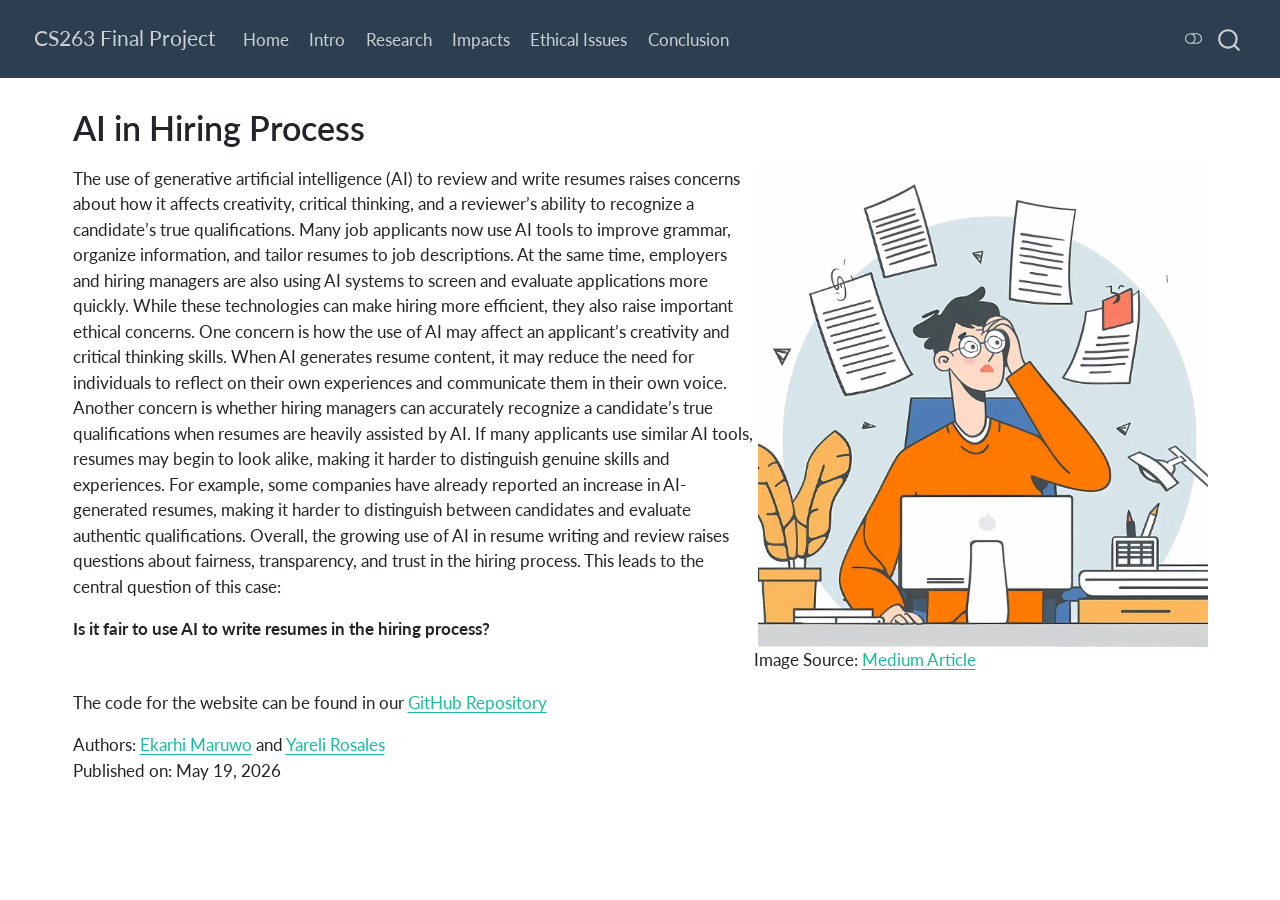
<file: docs/home.html>
<!DOCTYPE html>
<html xmlns="http://www.w3.org/1999/xhtml" lang="en" xml:lang="en"><head>

<meta charset="utf-8">
<meta name="generator" content="quarto-1.8.25">

<meta name="viewport" content="width=device-width, initial-scale=1.0, user-scalable=yes">


<title>AI in Hiring Process – CS263 Final Project</title>
<style>
code{white-space: pre-wrap;}
span.smallcaps{font-variant: small-caps;}
div.columns{display: flex; gap: min(4vw, 1.5em);}
div.column{flex: auto; overflow-x: auto;}
div.hanging-indent{margin-left: 1.5em; text-indent: -1.5em;}
ul.task-list{list-style: none;}
ul.task-list li input[type="checkbox"] {
  width: 0.8em;
  margin: 0 0.8em 0.2em -1em; /* quarto-specific, see https://github.com/quarto-dev/quarto-cli/issues/4556 */ 
  vertical-align: middle;
}
</style>


<script src="site_libs/quarto-nav/quarto-nav.js"></script>
<script src="site_libs/quarto-nav/headroom.min.js"></script>
<script src="site_libs/clipboard/clipboard.min.js"></script>
<script src="site_libs/quarto-search/autocomplete.umd.js"></script>
<script src="site_libs/quarto-search/fuse.min.js"></script>
<script src="site_libs/quarto-search/quarto-search.js"></script>
<meta name="quarto:offset" content="./">
<script src="site_libs/quarto-html/quarto.js" type="module"></script>
<script src="site_libs/quarto-html/tabsets/tabsets.js" type="module"></script>
<script src="site_libs/quarto-html/axe/axe-check.js" type="module"></script>
<script src="site_libs/quarto-html/popper.min.js"></script>
<script src="site_libs/quarto-html/tippy.umd.min.js"></script>
<script src="site_libs/quarto-html/anchor.min.js"></script>
<link href="site_libs/quarto-html/tippy.css" rel="stylesheet">
<link href="site_libs/quarto-html/quarto-syntax-highlighting-7b89279ff1a6dce999919e0e67d4d9ec.css" rel="stylesheet" class="quarto-color-scheme" id="quarto-text-highlighting-styles">
<link href="site_libs/quarto-html/quarto-syntax-highlighting-dark-707d8167ce6003fca903bfe2be84ab7f.css" rel="stylesheet" class="quarto-color-scheme quarto-color-alternate" id="quarto-text-highlighting-styles">
<link href="site_libs/quarto-html/quarto-syntax-highlighting-7b89279ff1a6dce999919e0e67d4d9ec.css" rel="stylesheet" class="quarto-color-scheme-extra" id="quarto-text-highlighting-styles">
<script src="site_libs/bootstrap/bootstrap.min.js"></script>
<link href="site_libs/bootstrap/bootstrap-icons.css" rel="stylesheet">
<link href="site_libs/bootstrap/bootstrap-f93c2b1f3f0577f377aefa4848a86a36.min.css" rel="stylesheet" append-hash="true" class="quarto-color-scheme" id="quarto-bootstrap" data-mode="light">
<link href="site_libs/bootstrap/bootstrap-dark-0d4a9d19931feb4fee1ddab4b2489000.min.css" rel="stylesheet" append-hash="true" class="quarto-color-scheme quarto-color-alternate" id="quarto-bootstrap" data-mode="dark">
<link href="site_libs/bootstrap/bootstrap-f93c2b1f3f0577f377aefa4848a86a36.min.css" rel="stylesheet" append-hash="true" class="quarto-color-scheme-extra" id="quarto-bootstrap" data-mode="light">
<script id="quarto-search-options" type="application/json">{
  "location": "navbar",
  "copy-button": false,
  "collapse-after": 3,
  "panel-placement": "end",
  "type": "overlay",
  "limit": 50,
  "keyboard-shortcut": [
    "f",
    "/",
    "s"
  ],
  "show-item-context": false,
  "language": {
    "search-no-results-text": "No results",
    "search-matching-documents-text": "matching documents",
    "search-copy-link-title": "Copy link to search",
    "search-hide-matches-text": "Hide additional matches",
    "search-more-match-text": "more match in this document",
    "search-more-matches-text": "more matches in this document",
    "search-clear-button-title": "Clear",
    "search-text-placeholder": "",
    "search-detached-cancel-button-title": "Cancel",
    "search-submit-button-title": "Submit",
    "search-label": "Search"
  }
}</script>


<link rel="stylesheet" href="styles.css">
</head>

<body class="nav-fixed quarto-light"><script id="quarto-html-before-body" type="application/javascript">
    const toggleBodyColorMode = (bsSheetEl) => {
      const mode = bsSheetEl.getAttribute("data-mode");
      const bodyEl = window.document.querySelector("body");
      if (mode === "dark") {
        bodyEl.classList.add("quarto-dark");
        bodyEl.classList.remove("quarto-light");
      } else {
        bodyEl.classList.add("quarto-light");
        bodyEl.classList.remove("quarto-dark");
      }
    }
    const toggleBodyColorPrimary = () => {
      const bsSheetEl = window.document.querySelector("link#quarto-bootstrap:not([rel=disabled-stylesheet])");
      if (bsSheetEl) {
        toggleBodyColorMode(bsSheetEl);
      }
    }
    const setColorSchemeToggle = (alternate) => {
      const toggles = window.document.querySelectorAll('.quarto-color-scheme-toggle');
      for (let i=0; i < toggles.length; i++) {
        const toggle = toggles[i];
        if (toggle) {
          if (alternate) {
            toggle.classList.add("alternate");
          } else {
            toggle.classList.remove("alternate");
          }
        }
      }
    };
    const toggleColorMode = (alternate) => {
      // Switch the stylesheets
      const primaryStylesheets = window.document.querySelectorAll('link.quarto-color-scheme:not(.quarto-color-alternate)');
      const alternateStylesheets = window.document.querySelectorAll('link.quarto-color-scheme.quarto-color-alternate');
      manageTransitions('#quarto-margin-sidebar .nav-link', false);
      if (alternate) {
        // note: dark is layered on light, we don't disable primary!
        enableStylesheet(alternateStylesheets);
        for (const sheetNode of alternateStylesheets) {
          if (sheetNode.id === "quarto-bootstrap") {
            toggleBodyColorMode(sheetNode);
          }
        }
      } else {
        disableStylesheet(alternateStylesheets);
        enableStylesheet(primaryStylesheets)
        toggleBodyColorPrimary();
      }
      manageTransitions('#quarto-margin-sidebar .nav-link', true);
      // Switch the toggles
      setColorSchemeToggle(alternate)
      // Hack to workaround the fact that safari doesn't
      // properly recolor the scrollbar when toggling (#1455)
      if (navigator.userAgent.indexOf('Safari') > 0 && navigator.userAgent.indexOf('Chrome') == -1) {
        manageTransitions("body", false);
        window.scrollTo(0, 1);
        setTimeout(() => {
          window.scrollTo(0, 0);
          manageTransitions("body", true);
        }, 40);
      }
    }
    const disableStylesheet = (stylesheets) => {
      for (let i=0; i < stylesheets.length; i++) {
        const stylesheet = stylesheets[i];
        stylesheet.rel = 'disabled-stylesheet';
      }
    }
    const enableStylesheet = (stylesheets) => {
      for (let i=0; i < stylesheets.length; i++) {
        const stylesheet = stylesheets[i];
        if(stylesheet.rel !== 'stylesheet') { // for Chrome, which will still FOUC without this check
          stylesheet.rel = 'stylesheet';
        }
      }
    }
    const manageTransitions = (selector, allowTransitions) => {
      const els = window.document.querySelectorAll(selector);
      for (let i=0; i < els.length; i++) {
        const el = els[i];
        if (allowTransitions) {
          el.classList.remove('notransition');
        } else {
          el.classList.add('notransition');
        }
      }
    }
    const isFileUrl = () => {
      return window.location.protocol === 'file:';
    }
    const hasAlternateSentinel = () => {
      let styleSentinel = getColorSchemeSentinel();
      if (styleSentinel !== null) {
        return styleSentinel === "alternate";
      } else {
        return false;
      }
    }
    const setStyleSentinel = (alternate) => {
      const value = alternate ? "alternate" : "default";
      if (!isFileUrl()) {
        window.localStorage.setItem("quarto-color-scheme", value);
      } else {
        localAlternateSentinel = value;
      }
    }
    const getColorSchemeSentinel = () => {
      if (!isFileUrl()) {
        const storageValue = window.localStorage.getItem("quarto-color-scheme");
        return storageValue != null ? storageValue : localAlternateSentinel;
      } else {
        return localAlternateSentinel;
      }
    }
    const toggleGiscusIfUsed = (isAlternate, darkModeDefault) => {
      const baseTheme = document.querySelector('#giscus-base-theme')?.value ?? 'light';
      const alternateTheme = document.querySelector('#giscus-alt-theme')?.value ?? 'dark';
      let newTheme = '';
      if(authorPrefersDark) {
        newTheme = isAlternate ? baseTheme : alternateTheme;
      } else {
        newTheme = isAlternate ? alternateTheme : baseTheme;
      }
      const changeGiscusTheme = () => {
        // From: https://github.com/giscus/giscus/issues/336
        const sendMessage = (message) => {
          const iframe = document.querySelector('iframe.giscus-frame');
          if (!iframe) return;
          iframe.contentWindow.postMessage({ giscus: message }, 'https://giscus.app');
        }
        sendMessage({
          setConfig: {
            theme: newTheme
          }
        });
      }
      const isGiscussLoaded = window.document.querySelector('iframe.giscus-frame') !== null;
      if (isGiscussLoaded) {
        changeGiscusTheme();
      }
    };
    const authorPrefersDark = false;
    const darkModeDefault = authorPrefersDark;
      document.querySelector('link#quarto-text-highlighting-styles.quarto-color-scheme-extra').rel = 'disabled-stylesheet';
      document.querySelector('link#quarto-bootstrap.quarto-color-scheme-extra').rel = 'disabled-stylesheet';
    let localAlternateSentinel = darkModeDefault ? 'alternate' : 'default';
    // Dark / light mode switch
    window.quartoToggleColorScheme = () => {
      // Read the current dark / light value
      let toAlternate = !hasAlternateSentinel();
      toggleColorMode(toAlternate);
      setStyleSentinel(toAlternate);
      toggleGiscusIfUsed(toAlternate, darkModeDefault);
      window.dispatchEvent(new Event('resize'));
    };
    // Switch to dark mode if need be
    if (hasAlternateSentinel()) {
      toggleColorMode(true);
    } else {
      toggleColorMode(false);
    }
  </script>

<div id="quarto-search-results"></div>
  <header id="quarto-header" class="headroom fixed-top">
    <nav class="navbar navbar-expand-lg " data-bs-theme="dark">
      <div class="navbar-container container-fluid">
      <div class="navbar-brand-container mx-auto">
    <a href="./index.html" class="navbar-brand navbar-brand-logo">
    </a>
    <a class="navbar-brand" href="./index.html">
    <span class="navbar-title">CS263 Final Project</span>
    </a>
  </div>
            <div id="quarto-search" class="" title="Search"></div>
          <button class="navbar-toggler" type="button" data-bs-toggle="collapse" data-bs-target="#navbarCollapse" aria-controls="navbarCollapse" role="menu" aria-expanded="false" aria-label="Toggle navigation" onclick="if (window.quartoToggleHeadroom) { window.quartoToggleHeadroom(); }">
  <span class="navbar-toggler-icon"></span>
</button>
          <div class="collapse navbar-collapse" id="navbarCollapse">
            <ul class="navbar-nav navbar-nav-scroll me-auto">
  <li class="nav-item">
    <a class="nav-link" href="./index.qmd"> 
<span class="menu-text">Home</span></a>
  </li>  
  <li class="nav-item">
    <a class="nav-link" href="./intro.html"> 
<span class="menu-text">Intro</span></a>
  </li>  
  <li class="nav-item">
    <a class="nav-link" href="./research.html"> 
<span class="menu-text">Research</span></a>
  </li>  
  <li class="nav-item">
    <a class="nav-link" href="./impacts.html"> 
<span class="menu-text">Impacts</span></a>
  </li>  
  <li class="nav-item">
    <a class="nav-link" href="./ethics.html"> 
<span class="menu-text">Ethical Issues</span></a>
  </li>  
  <li class="nav-item">
    <a class="nav-link" href="./reflection.html"> 
<span class="menu-text">Conclusion</span></a>
  </li>  
</ul>
          </div> <!-- /navcollapse -->
            <div class="quarto-navbar-tools">
  <a href="" class="quarto-color-scheme-toggle quarto-navigation-tool  px-1" onclick="window.quartoToggleColorScheme(); return false;" title="Toggle dark mode"><i class="bi"></i></a>
</div>
      </div> <!-- /container-fluid -->
    </nav>
</header>
<!-- content -->
<div id="quarto-content" class="quarto-container page-columns page-rows-contents page-layout-full page-navbar">
<!-- sidebar -->
<!-- margin-sidebar -->
    <div id="quarto-margin-sidebar" class="sidebar margin-sidebar zindex-bottom">
        
    </div>
<!-- main -->
<main class="content column-page" id="quarto-document-content">


<header id="title-block-header" class="quarto-title-block default">
<div class="quarto-title">
<h1 class="title">AI in Hiring Process</h1>
</div>



<div class="quarto-title-meta column-page">

    
  
    
  </div>
  


</header>


<div class="columns">
<div class="column" style="width:60%;">
<p>The use of generative artificial intelligence (AI) to review and write resumes raises concerns about how it affects creativity, critical thinking, and a reviewer’s ability to recognize a candidate’s true qualifications. Many job applicants now use AI tools to improve grammar, organize information, and tailor resumes to job descriptions. At the same time, employers and hiring managers are also using AI systems to screen and evaluate applications more quickly. While these technologies can make hiring more efficient, they also raise important ethical concerns. One concern is how the use of AI may affect an applicant’s creativity and critical thinking skills. When AI generates resume content, it may reduce the need for individuals to reflect on their own experiences and communicate them in their own voice. Another concern is whether hiring managers can accurately recognize a candidate’s true qualifications when resumes are heavily assisted by AI. If many applicants use similar AI tools, resumes may begin to look alike, making it harder to distinguish genuine skills and experiences. For example, some companies have already reported an increase in AI-generated resumes, making it harder to distinguish between candidates and evaluate authentic qualifications. Overall, the growing use of AI in resume writing and review raises questions about fairness, transparency, and trust in the hiring process. This leads to the central question of this case:</p>
<p><strong>Is it fair to use AI to write resumes in the hiring process? </strong></p>
</div><div class="column" style="width:40%;">
<p><img src="resume.png" class="img-fluid" alt="Person with resumes floating over their head with a distressed look on their face."> Image Source: <a href="https://medium.com/@chrislele/resume-builders-are-they-worth-it-306146908122">Medium Article</a></p>
</div>
</div>
<p>The code for the website can be found in our <a href="https://github.com/yareli-rosales/CS263_Final">GitHub Repository</a></p>
<p>Authors: <a href="mailto:maruwo1@stolaf.edu">Ekarhi Maruwo</a> and <a href="mailto:rosale6@stolaf.edu">Yareli Rosales</a><br>
Published on: May 19, 2026</p>



</main> <!-- /main -->
<script id="quarto-html-after-body" type="application/javascript">
  window.document.addEventListener("DOMContentLoaded", function (event) {
    // Ensure there is a toggle, if there isn't float one in the top right
    if (window.document.querySelector('.quarto-color-scheme-toggle') === null) {
      const a = window.document.createElement('a');
      a.classList.add('top-right');
      a.classList.add('quarto-color-scheme-toggle');
      a.href = "";
      a.onclick = function() { try { window.quartoToggleColorScheme(); } catch {} return false; };
      const i = window.document.createElement("i");
      i.classList.add('bi');
      a.appendChild(i);
      window.document.body.appendChild(a);
    }
    setColorSchemeToggle(hasAlternateSentinel())
    const icon = "";
    const anchorJS = new window.AnchorJS();
    anchorJS.options = {
      placement: 'right',
      icon: icon
    };
    anchorJS.add('.anchored');
    const isCodeAnnotation = (el) => {
      for (const clz of el.classList) {
        if (clz.startsWith('code-annotation-')) {                     
          return true;
        }
      }
      return false;
    }
    const onCopySuccess = function(e) {
      // button target
      const button = e.trigger;
      // don't keep focus
      button.blur();
      // flash "checked"
      button.classList.add('code-copy-button-checked');
      var currentTitle = button.getAttribute("title");
      button.setAttribute("title", "Copied!");
      let tooltip;
      if (window.bootstrap) {
        button.setAttribute("data-bs-toggle", "tooltip");
        button.setAttribute("data-bs-placement", "left");
        button.setAttribute("data-bs-title", "Copied!");
        tooltip = new bootstrap.Tooltip(button, 
          { trigger: "manual", 
            customClass: "code-copy-button-tooltip",
            offset: [0, -8]});
        tooltip.show();    
      }
      setTimeout(function() {
        if (tooltip) {
          tooltip.hide();
          button.removeAttribute("data-bs-title");
          button.removeAttribute("data-bs-toggle");
          button.removeAttribute("data-bs-placement");
        }
        button.setAttribute("title", currentTitle);
        button.classList.remove('code-copy-button-checked');
      }, 1000);
      // clear code selection
      e.clearSelection();
    }
    const getTextToCopy = function(trigger) {
      const outerScaffold = trigger.parentElement.cloneNode(true);
      const codeEl = outerScaffold.querySelector('code');
      for (const childEl of codeEl.children) {
        if (isCodeAnnotation(childEl)) {
          childEl.remove();
        }
      }
      return codeEl.innerText;
    }
    const clipboard = new window.ClipboardJS('.code-copy-button:not([data-in-quarto-modal])', {
      text: getTextToCopy
    });
    clipboard.on('success', onCopySuccess);
    if (window.document.getElementById('quarto-embedded-source-code-modal')) {
      const clipboardModal = new window.ClipboardJS('.code-copy-button[data-in-quarto-modal]', {
        text: getTextToCopy,
        container: window.document.getElementById('quarto-embedded-source-code-modal')
      });
      clipboardModal.on('success', onCopySuccess);
    }
      var localhostRegex = new RegExp(/^(?:http|https):\/\/localhost\:?[0-9]*\//);
      var mailtoRegex = new RegExp(/^mailto:/);
        var filterRegex = new RegExp('/' + window.location.host + '/');
      var isInternal = (href) => {
          return filterRegex.test(href) || localhostRegex.test(href) || mailtoRegex.test(href);
      }
      // Inspect non-navigation links and adorn them if external
     var links = window.document.querySelectorAll('a[href]:not(.nav-link):not(.navbar-brand):not(.toc-action):not(.sidebar-link):not(.sidebar-item-toggle):not(.pagination-link):not(.no-external):not([aria-hidden]):not(.dropdown-item):not(.quarto-navigation-tool):not(.about-link)');
      for (var i=0; i<links.length; i++) {
        const link = links[i];
        if (!isInternal(link.href)) {
          // undo the damage that might have been done by quarto-nav.js in the case of
          // links that we want to consider external
          if (link.dataset.originalHref !== undefined) {
            link.href = link.dataset.originalHref;
          }
        }
      }
    function tippyHover(el, contentFn, onTriggerFn, onUntriggerFn) {
      const config = {
        allowHTML: true,
        maxWidth: 500,
        delay: 100,
        arrow: false,
        appendTo: function(el) {
            return el.parentElement;
        },
        interactive: true,
        interactiveBorder: 10,
        theme: 'quarto',
        placement: 'bottom-start',
      };
      if (contentFn) {
        config.content = contentFn;
      }
      if (onTriggerFn) {
        config.onTrigger = onTriggerFn;
      }
      if (onUntriggerFn) {
        config.onUntrigger = onUntriggerFn;
      }
      window.tippy(el, config); 
    }
    const noterefs = window.document.querySelectorAll('a[role="doc-noteref"]');
    for (var i=0; i<noterefs.length; i++) {
      const ref = noterefs[i];
      tippyHover(ref, function() {
        // use id or data attribute instead here
        let href = ref.getAttribute('data-footnote-href') || ref.getAttribute('href');
        try { href = new URL(href).hash; } catch {}
        const id = href.replace(/^#\/?/, "");
        const note = window.document.getElementById(id);
        if (note) {
          return note.innerHTML;
        } else {
          return "";
        }
      });
    }
    const xrefs = window.document.querySelectorAll('a.quarto-xref');
    const processXRef = (id, note) => {
      // Strip column container classes
      const stripColumnClz = (el) => {
        el.classList.remove("page-full", "page-columns");
        if (el.children) {
          for (const child of el.children) {
            stripColumnClz(child);
          }
        }
      }
      stripColumnClz(note)
      if (id === null || id.startsWith('sec-')) {
        // Special case sections, only their first couple elements
        const container = document.createElement("div");
        if (note.children && note.children.length > 2) {
          container.appendChild(note.children[0].cloneNode(true));
          for (let i = 1; i < note.children.length; i++) {
            const child = note.children[i];
            if (child.tagName === "P" && child.innerText === "") {
              continue;
            } else {
              container.appendChild(child.cloneNode(true));
              break;
            }
          }
          if (window.Quarto?.typesetMath) {
            window.Quarto.typesetMath(container);
          }
          return container.innerHTML
        } else {
          if (window.Quarto?.typesetMath) {
            window.Quarto.typesetMath(note);
          }
          return note.innerHTML;
        }
      } else {
        // Remove any anchor links if they are present
        const anchorLink = note.querySelector('a.anchorjs-link');
        if (anchorLink) {
          anchorLink.remove();
        }
        if (window.Quarto?.typesetMath) {
          window.Quarto.typesetMath(note);
        }
        if (note.classList.contains("callout")) {
          return note.outerHTML;
        } else {
          return note.innerHTML;
        }
      }
    }
    for (var i=0; i<xrefs.length; i++) {
      const xref = xrefs[i];
      tippyHover(xref, undefined, function(instance) {
        instance.disable();
        let url = xref.getAttribute('href');
        let hash = undefined; 
        if (url.startsWith('#')) {
          hash = url;
        } else {
          try { hash = new URL(url).hash; } catch {}
        }
        if (hash) {
          const id = hash.replace(/^#\/?/, "");
          const note = window.document.getElementById(id);
          if (note !== null) {
            try {
              const html = processXRef(id, note.cloneNode(true));
              instance.setContent(html);
            } finally {
              instance.enable();
              instance.show();
            }
          } else {
            // See if we can fetch this
            fetch(url.split('#')[0])
            .then(res => res.text())
            .then(html => {
              const parser = new DOMParser();
              const htmlDoc = parser.parseFromString(html, "text/html");
              const note = htmlDoc.getElementById(id);
              if (note !== null) {
                const html = processXRef(id, note);
                instance.setContent(html);
              } 
            }).finally(() => {
              instance.enable();
              instance.show();
            });
          }
        } else {
          // See if we can fetch a full url (with no hash to target)
          // This is a special case and we should probably do some content thinning / targeting
          fetch(url)
          .then(res => res.text())
          .then(html => {
            const parser = new DOMParser();
            const htmlDoc = parser.parseFromString(html, "text/html");
            const note = htmlDoc.querySelector('main.content');
            if (note !== null) {
              // This should only happen for chapter cross references
              // (since there is no id in the URL)
              // remove the first header
              if (note.children.length > 0 && note.children[0].tagName === "HEADER") {
                note.children[0].remove();
              }
              const html = processXRef(null, note);
              instance.setContent(html);
            } 
          }).finally(() => {
            instance.enable();
            instance.show();
          });
        }
      }, function(instance) {
      });
    }
        let selectedAnnoteEl;
        const selectorForAnnotation = ( cell, annotation) => {
          let cellAttr = 'data-code-cell="' + cell + '"';
          let lineAttr = 'data-code-annotation="' +  annotation + '"';
          const selector = 'span[' + cellAttr + '][' + lineAttr + ']';
          return selector;
        }
        const selectCodeLines = (annoteEl) => {
          const doc = window.document;
          const targetCell = annoteEl.getAttribute("data-target-cell");
          const targetAnnotation = annoteEl.getAttribute("data-target-annotation");
          const annoteSpan = window.document.querySelector(selectorForAnnotation(targetCell, targetAnnotation));
          const lines = annoteSpan.getAttribute("data-code-lines").split(",");
          const lineIds = lines.map((line) => {
            return targetCell + "-" + line;
          })
          let top = null;
          let height = null;
          let parent = null;
          if (lineIds.length > 0) {
              //compute the position of the single el (top and bottom and make a div)
              const el = window.document.getElementById(lineIds[0]);
              top = el.offsetTop;
              height = el.offsetHeight;
              parent = el.parentElement.parentElement;
            if (lineIds.length > 1) {
              const lastEl = window.document.getElementById(lineIds[lineIds.length - 1]);
              const bottom = lastEl.offsetTop + lastEl.offsetHeight;
              height = bottom - top;
            }
            if (top !== null && height !== null && parent !== null) {
              // cook up a div (if necessary) and position it 
              let div = window.document.getElementById("code-annotation-line-highlight");
              if (div === null) {
                div = window.document.createElement("div");
                div.setAttribute("id", "code-annotation-line-highlight");
                div.style.position = 'absolute';
                parent.appendChild(div);
              }
              div.style.top = top - 2 + "px";
              div.style.height = height + 4 + "px";
              div.style.left = 0;
              let gutterDiv = window.document.getElementById("code-annotation-line-highlight-gutter");
              if (gutterDiv === null) {
                gutterDiv = window.document.createElement("div");
                gutterDiv.setAttribute("id", "code-annotation-line-highlight-gutter");
                gutterDiv.style.position = 'absolute';
                const codeCell = window.document.getElementById(targetCell);
                const gutter = codeCell.querySelector('.code-annotation-gutter');
                gutter.appendChild(gutterDiv);
              }
              gutterDiv.style.top = top - 2 + "px";
              gutterDiv.style.height = height + 4 + "px";
            }
            selectedAnnoteEl = annoteEl;
          }
        };
        const unselectCodeLines = () => {
          const elementsIds = ["code-annotation-line-highlight", "code-annotation-line-highlight-gutter"];
          elementsIds.forEach((elId) => {
            const div = window.document.getElementById(elId);
            if (div) {
              div.remove();
            }
          });
          selectedAnnoteEl = undefined;
        };
          // Handle positioning of the toggle
      window.addEventListener(
        "resize",
        throttle(() => {
          elRect = undefined;
          if (selectedAnnoteEl) {
            selectCodeLines(selectedAnnoteEl);
          }
        }, 10)
      );
      function throttle(fn, ms) {
      let throttle = false;
      let timer;
        return (...args) => {
          if(!throttle) { // first call gets through
              fn.apply(this, args);
              throttle = true;
          } else { // all the others get throttled
              if(timer) clearTimeout(timer); // cancel #2
              timer = setTimeout(() => {
                fn.apply(this, args);
                timer = throttle = false;
              }, ms);
          }
        };
      }
        // Attach click handler to the DT
        const annoteDls = window.document.querySelectorAll('dt[data-target-cell]');
        for (const annoteDlNode of annoteDls) {
          annoteDlNode.addEventListener('click', (event) => {
            const clickedEl = event.target;
            if (clickedEl !== selectedAnnoteEl) {
              unselectCodeLines();
              const activeEl = window.document.querySelector('dt[data-target-cell].code-annotation-active');
              if (activeEl) {
                activeEl.classList.remove('code-annotation-active');
              }
              selectCodeLines(clickedEl);
              clickedEl.classList.add('code-annotation-active');
            } else {
              // Unselect the line
              unselectCodeLines();
              clickedEl.classList.remove('code-annotation-active');
            }
          });
        }
    const findCites = (el) => {
      const parentEl = el.parentElement;
      if (parentEl) {
        const cites = parentEl.dataset.cites;
        if (cites) {
          return {
            el,
            cites: cites.split(' ')
          };
        } else {
          return findCites(el.parentElement)
        }
      } else {
        return undefined;
      }
    };
    var bibliorefs = window.document.querySelectorAll('a[role="doc-biblioref"]');
    for (var i=0; i<bibliorefs.length; i++) {
      const ref = bibliorefs[i];
      const citeInfo = findCites(ref);
      if (citeInfo) {
        tippyHover(citeInfo.el, function() {
          var popup = window.document.createElement('div');
          citeInfo.cites.forEach(function(cite) {
            var citeDiv = window.document.createElement('div');
            citeDiv.classList.add('hanging-indent');
            citeDiv.classList.add('csl-entry');
            var biblioDiv = window.document.getElementById('ref-' + cite);
            if (biblioDiv) {
              citeDiv.innerHTML = biblioDiv.innerHTML;
            }
            popup.appendChild(citeDiv);
          });
          return popup.innerHTML;
        });
      }
    }
  });
  </script>
</div> <!-- /content -->




</body></html>
</file>
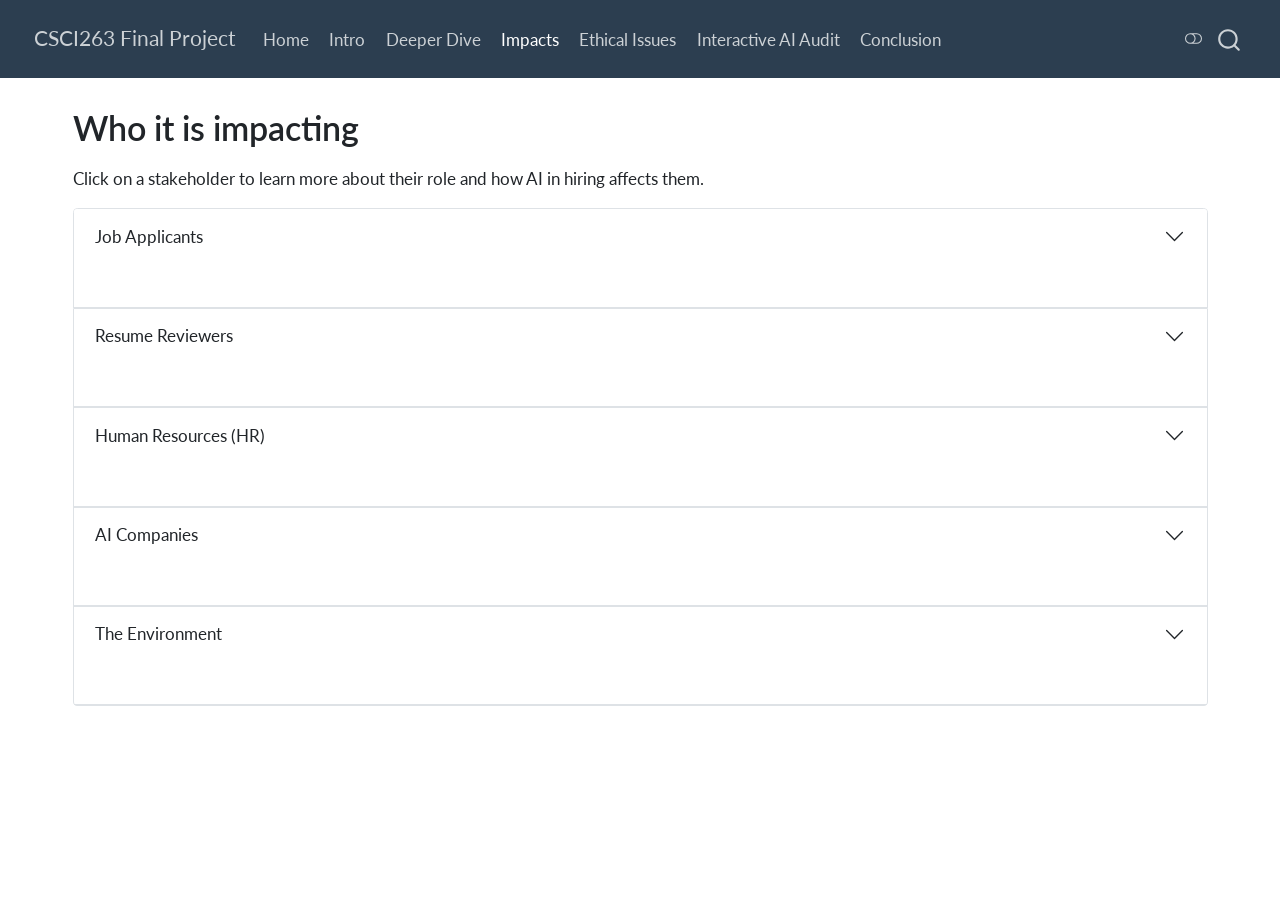
<file: docs/impacts.html>
<!DOCTYPE html>
<html xmlns="http://www.w3.org/1999/xhtml" lang="en" xml:lang="en"><head>

<meta charset="utf-8">
<meta name="generator" content="quarto-1.8.25">

<meta name="viewport" content="width=device-width, initial-scale=1.0, user-scalable=yes">


<title>Who it is impacting – CSCI263 Final Project</title>
<style>
code{white-space: pre-wrap;}
span.smallcaps{font-variant: small-caps;}
div.columns{display: flex; gap: min(4vw, 1.5em);}
div.column{flex: auto; overflow-x: auto;}
div.hanging-indent{margin-left: 1.5em; text-indent: -1.5em;}
ul.task-list{list-style: none;}
ul.task-list li input[type="checkbox"] {
  width: 0.8em;
  margin: 0 0.8em 0.2em -1em; /* quarto-specific, see https://github.com/quarto-dev/quarto-cli/issues/4556 */ 
  vertical-align: middle;
}
</style>


<script src="site_libs/quarto-nav/quarto-nav.js"></script>
<script src="site_libs/quarto-nav/headroom.min.js"></script>
<script src="site_libs/clipboard/clipboard.min.js"></script>
<script src="site_libs/quarto-search/autocomplete.umd.js"></script>
<script src="site_libs/quarto-search/fuse.min.js"></script>
<script src="site_libs/quarto-search/quarto-search.js"></script>
<meta name="quarto:offset" content="./">
<script src="site_libs/quarto-html/quarto.js" type="module"></script>
<script src="site_libs/quarto-html/tabsets/tabsets.js" type="module"></script>
<script src="site_libs/quarto-html/axe/axe-check.js" type="module"></script>
<script src="site_libs/quarto-html/popper.min.js"></script>
<script src="site_libs/quarto-html/tippy.umd.min.js"></script>
<script src="site_libs/quarto-html/anchor.min.js"></script>
<link href="site_libs/quarto-html/tippy.css" rel="stylesheet">
<link href="site_libs/quarto-html/quarto-syntax-highlighting-7b89279ff1a6dce999919e0e67d4d9ec.css" rel="stylesheet" class="quarto-color-scheme" id="quarto-text-highlighting-styles">
<link href="site_libs/quarto-html/quarto-syntax-highlighting-dark-707d8167ce6003fca903bfe2be84ab7f.css" rel="stylesheet" class="quarto-color-scheme quarto-color-alternate" id="quarto-text-highlighting-styles">
<link href="site_libs/quarto-html/quarto-syntax-highlighting-7b89279ff1a6dce999919e0e67d4d9ec.css" rel="stylesheet" class="quarto-color-scheme-extra" id="quarto-text-highlighting-styles">
<script src="site_libs/bootstrap/bootstrap.min.js"></script>
<link href="site_libs/bootstrap/bootstrap-icons.css" rel="stylesheet">
<link href="site_libs/bootstrap/bootstrap-f93c2b1f3f0577f377aefa4848a86a36.min.css" rel="stylesheet" append-hash="true" class="quarto-color-scheme" id="quarto-bootstrap" data-mode="light">
<link href="site_libs/bootstrap/bootstrap-dark-0d4a9d19931feb4fee1ddab4b2489000.min.css" rel="stylesheet" append-hash="true" class="quarto-color-scheme quarto-color-alternate" id="quarto-bootstrap" data-mode="dark">
<link href="site_libs/bootstrap/bootstrap-f93c2b1f3f0577f377aefa4848a86a36.min.css" rel="stylesheet" append-hash="true" class="quarto-color-scheme-extra" id="quarto-bootstrap" data-mode="light">
<script id="quarto-search-options" type="application/json">{
  "location": "navbar",
  "copy-button": false,
  "collapse-after": 3,
  "panel-placement": "end",
  "type": "overlay",
  "limit": 50,
  "keyboard-shortcut": [
    "f",
    "/",
    "s"
  ],
  "show-item-context": false,
  "language": {
    "search-no-results-text": "No results",
    "search-matching-documents-text": "matching documents",
    "search-copy-link-title": "Copy link to search",
    "search-hide-matches-text": "Hide additional matches",
    "search-more-match-text": "more match in this document",
    "search-more-matches-text": "more matches in this document",
    "search-clear-button-title": "Clear",
    "search-text-placeholder": "",
    "search-detached-cancel-button-title": "Cancel",
    "search-submit-button-title": "Submit",
    "search-label": "Search"
  }
}</script>


<link rel="stylesheet" href="styles.css">
</head>

<body class="nav-fixed quarto-light"><script id="quarto-html-before-body" type="application/javascript">
    const toggleBodyColorMode = (bsSheetEl) => {
      const mode = bsSheetEl.getAttribute("data-mode");
      const bodyEl = window.document.querySelector("body");
      if (mode === "dark") {
        bodyEl.classList.add("quarto-dark");
        bodyEl.classList.remove("quarto-light");
      } else {
        bodyEl.classList.add("quarto-light");
        bodyEl.classList.remove("quarto-dark");
      }
    }
    const toggleBodyColorPrimary = () => {
      const bsSheetEl = window.document.querySelector("link#quarto-bootstrap:not([rel=disabled-stylesheet])");
      if (bsSheetEl) {
        toggleBodyColorMode(bsSheetEl);
      }
    }
    const setColorSchemeToggle = (alternate) => {
      const toggles = window.document.querySelectorAll('.quarto-color-scheme-toggle');
      for (let i=0; i < toggles.length; i++) {
        const toggle = toggles[i];
        if (toggle) {
          if (alternate) {
            toggle.classList.add("alternate");
          } else {
            toggle.classList.remove("alternate");
          }
        }
      }
    };
    const toggleColorMode = (alternate) => {
      // Switch the stylesheets
      const primaryStylesheets = window.document.querySelectorAll('link.quarto-color-scheme:not(.quarto-color-alternate)');
      const alternateStylesheets = window.document.querySelectorAll('link.quarto-color-scheme.quarto-color-alternate');
      manageTransitions('#quarto-margin-sidebar .nav-link', false);
      if (alternate) {
        // note: dark is layered on light, we don't disable primary!
        enableStylesheet(alternateStylesheets);
        for (const sheetNode of alternateStylesheets) {
          if (sheetNode.id === "quarto-bootstrap") {
            toggleBodyColorMode(sheetNode);
          }
        }
      } else {
        disableStylesheet(alternateStylesheets);
        enableStylesheet(primaryStylesheets)
        toggleBodyColorPrimary();
      }
      manageTransitions('#quarto-margin-sidebar .nav-link', true);
      // Switch the toggles
      setColorSchemeToggle(alternate)
      // Hack to workaround the fact that safari doesn't
      // properly recolor the scrollbar when toggling (#1455)
      if (navigator.userAgent.indexOf('Safari') > 0 && navigator.userAgent.indexOf('Chrome') == -1) {
        manageTransitions("body", false);
        window.scrollTo(0, 1);
        setTimeout(() => {
          window.scrollTo(0, 0);
          manageTransitions("body", true);
        }, 40);
      }
    }
    const disableStylesheet = (stylesheets) => {
      for (let i=0; i < stylesheets.length; i++) {
        const stylesheet = stylesheets[i];
        stylesheet.rel = 'disabled-stylesheet';
      }
    }
    const enableStylesheet = (stylesheets) => {
      for (let i=0; i < stylesheets.length; i++) {
        const stylesheet = stylesheets[i];
        if(stylesheet.rel !== 'stylesheet') { // for Chrome, which will still FOUC without this check
          stylesheet.rel = 'stylesheet';
        }
      }
    }
    const manageTransitions = (selector, allowTransitions) => {
      const els = window.document.querySelectorAll(selector);
      for (let i=0; i < els.length; i++) {
        const el = els[i];
        if (allowTransitions) {
          el.classList.remove('notransition');
        } else {
          el.classList.add('notransition');
        }
      }
    }
    const isFileUrl = () => {
      return window.location.protocol === 'file:';
    }
    const hasAlternateSentinel = () => {
      let styleSentinel = getColorSchemeSentinel();
      if (styleSentinel !== null) {
        return styleSentinel === "alternate";
      } else {
        return false;
      }
    }
    const setStyleSentinel = (alternate) => {
      const value = alternate ? "alternate" : "default";
      if (!isFileUrl()) {
        window.localStorage.setItem("quarto-color-scheme", value);
      } else {
        localAlternateSentinel = value;
      }
    }
    const getColorSchemeSentinel = () => {
      if (!isFileUrl()) {
        const storageValue = window.localStorage.getItem("quarto-color-scheme");
        return storageValue != null ? storageValue : localAlternateSentinel;
      } else {
        return localAlternateSentinel;
      }
    }
    const toggleGiscusIfUsed = (isAlternate, darkModeDefault) => {
      const baseTheme = document.querySelector('#giscus-base-theme')?.value ?? 'light';
      const alternateTheme = document.querySelector('#giscus-alt-theme')?.value ?? 'dark';
      let newTheme = '';
      if(authorPrefersDark) {
        newTheme = isAlternate ? baseTheme : alternateTheme;
      } else {
        newTheme = isAlternate ? alternateTheme : baseTheme;
      }
      const changeGiscusTheme = () => {
        // From: https://github.com/giscus/giscus/issues/336
        const sendMessage = (message) => {
          const iframe = document.querySelector('iframe.giscus-frame');
          if (!iframe) return;
          iframe.contentWindow.postMessage({ giscus: message }, 'https://giscus.app');
        }
        sendMessage({
          setConfig: {
            theme: newTheme
          }
        });
      }
      const isGiscussLoaded = window.document.querySelector('iframe.giscus-frame') !== null;
      if (isGiscussLoaded) {
        changeGiscusTheme();
      }
    };
    const authorPrefersDark = false;
    const darkModeDefault = authorPrefersDark;
      document.querySelector('link#quarto-text-highlighting-styles.quarto-color-scheme-extra').rel = 'disabled-stylesheet';
      document.querySelector('link#quarto-bootstrap.quarto-color-scheme-extra').rel = 'disabled-stylesheet';
    let localAlternateSentinel = darkModeDefault ? 'alternate' : 'default';
    // Dark / light mode switch
    window.quartoToggleColorScheme = () => {
      // Read the current dark / light value
      let toAlternate = !hasAlternateSentinel();
      toggleColorMode(toAlternate);
      setStyleSentinel(toAlternate);
      toggleGiscusIfUsed(toAlternate, darkModeDefault);
      window.dispatchEvent(new Event('resize'));
    };
    // Switch to dark mode if need be
    if (hasAlternateSentinel()) {
      toggleColorMode(true);
    } else {
      toggleColorMode(false);
    }
  </script>

<div id="quarto-search-results"></div>
  <header id="quarto-header" class="headroom fixed-top">
    <nav class="navbar navbar-expand-lg " data-bs-theme="dark">
      <div class="navbar-container container-fluid">
      <div class="navbar-brand-container mx-auto">
    <a href="./index.html" class="navbar-brand navbar-brand-logo">
    </a>
    <a class="navbar-brand" href="./index.html">
    <span class="navbar-title">CSCI263 Final Project</span>
    </a>
  </div>
            <div id="quarto-search" class="" title="Search"></div>
          <button class="navbar-toggler" type="button" data-bs-toggle="collapse" data-bs-target="#navbarCollapse" aria-controls="navbarCollapse" role="menu" aria-expanded="false" aria-label="Toggle navigation" onclick="if (window.quartoToggleHeadroom) { window.quartoToggleHeadroom(); }">
  <span class="navbar-toggler-icon"></span>
</button>
          <div class="collapse navbar-collapse" id="navbarCollapse">
            <ul class="navbar-nav navbar-nav-scroll me-auto">
  <li class="nav-item">
    <a class="nav-link" href="./index.html"> 
<span class="menu-text">Home</span></a>
  </li>  
  <li class="nav-item">
    <a class="nav-link" href="./intro.html"> 
<span class="menu-text">Intro</span></a>
  </li>  
  <li class="nav-item">
    <a class="nav-link" href="./research.html"> 
<span class="menu-text">Deeper Dive</span></a>
  </li>  
  <li class="nav-item">
    <a class="nav-link active" href="./impacts.html" aria-current="page"> 
<span class="menu-text">Impacts</span></a>
  </li>  
  <li class="nav-item">
    <a class="nav-link" href="./ethics.html"> 
<span class="menu-text">Ethical Issues</span></a>
  </li>  
  <li class="nav-item">
    <a class="nav-link" href="./interactive.html"> 
<span class="menu-text">Interactive AI Audit</span></a>
  </li>  
  <li class="nav-item">
    <a class="nav-link" href="./reflection.html"> 
<span class="menu-text">Conclusion</span></a>
  </li>  
</ul>
          </div> <!-- /navcollapse -->
            <div class="quarto-navbar-tools">
  <a href="" class="quarto-color-scheme-toggle quarto-navigation-tool  px-1" onclick="window.quartoToggleColorScheme(); return false;" title="Toggle dark mode"><i class="bi"></i></a>
</div>
      </div> <!-- /container-fluid -->
    </nav>
</header>
<!-- content -->
<div id="quarto-content" class="quarto-container page-columns page-rows-contents page-layout-full page-navbar">
<!-- sidebar -->
<!-- margin-sidebar -->
    <div id="quarto-margin-sidebar" class="sidebar margin-sidebar zindex-bottom">
        
    </div>
<!-- main -->
<main class="content column-page" id="quarto-document-content">


<header id="title-block-header" class="quarto-title-block default">
<div class="quarto-title">
<h1 class="title">Who it is impacting</h1>
</div>



<div class="quarto-title-meta column-page">

    
  
    
  </div>
  


</header>


<p>Click on a stakeholder to learn more about their role and how AI in hiring affects them.</p>
<div id="stakeholders" class="accordion">
<div class="accordion-item">
<h2 class="accordion-header anchored">
<button class="accordion-button collapsed" type="button" data-bs-toggle="collapse" data-bs-target="#applicants">
Job Applicants
</button>
</h2>
<div id="applicants" class="accordion-collapse collapse" data-bs-parent="#stakeholders">
<div class="accordion-body">
<p>
Job applicants are individuals who submit resumes when applying for jobs. Some applicants use AI tools to help write or improve their resumes, while others do not. Applicants may also feel pressured to use AI simply to remain competitive. Even individuals who prefer writing their own materials may fear falling behind if other candidates use AI optimization tools. This creates an environment where AI use becomes normalized, even when applicants have concerns about authenticity or fairness.
</p>
<p>
<strong>Impact</strong>
</p>
<ul>
<li>
Applicants with access to AI tools may gain an advantage, while those without access may be rejected more often, even if equally qualified.
</li>
<li>
Increased competition may pressure all applicants to use AI tools, even if they prefer not to.
</li>
</ul>
<p>
<strong>Interests</strong>
</p>
<ul>
<li>
Fair evaluation of qualifications
</li>
<li>
Equal opportunity in hiring
</li>
<li>
Transparency in hiring decisions
</li>
</ul>
<p>
<strong>Other Relevant Information</strong>
</p>
<p>
Applicants may have different levels of access to technology and different levels of experience using AI tools.
</p>
</div>
</div>
</div>
<div class="accordion-item">
<h2 class="accordion-header anchored">
<button class="accordion-button collapsed" type="button" data-bs-toggle="collapse" data-bs-target="#reviewers">
Resume Reviewers
</button>
</h2>
<div id="reviewers" class="accordion-collapse collapse" data-bs-parent="#stakeholders">
<div class="accordion-body">
<p>
Resume reviewers are individuals responsible for reading and evaluating resumes during the hiring process. Reviewers may experience “automation bias,” where they trust AI recommendations too heavily and overlook qualified candidates who do not fit algorithmic patterns. Over time, this could reduce human judgment in hiring decisions.
</p>
<p>
<strong>Impact</strong>
</p>
<ul>
<li>
They may rely too heavily on AI tools, potentially overlooking strong candidates who do not match AI-generated patterns.
</li>
<li>
Their role may change or become reduced as automation increases.
</li>
</ul>
<p>
<strong>Interests</strong>
</p>
<ul>
<li>
Efficient review of applications
</li>
<li>
Accurate identification of qualified candidates
</li>
<li>
Reduced workload
</li>
</ul>
<p>
<strong>Other Relevant Information</strong>
</p>
<p>
Their decisions directly affect which candidates move forward in the hiring process.
</p>
</div>
</div>
</div>
<div class="accordion-item">
<h2 class="accordion-header anchored">
<button class="accordion-button collapsed" type="button" data-bs-toggle="collapse" data-bs-target="#hr">
Human Resources (HR)
</button>
</h2>
<div id="hr" class="accordion-collapse collapse" data-bs-parent="#stakeholders">
<div class="accordion-body">
<p>
HR professionals manage hiring processes and ensure that companies follow hiring policies and employment laws. HR departments may also face legal and ethical risks if AI systems unintentionally discriminate against certain groups of applicants. This creates challenges around accountability because it may be difficult to determine whether biased outcomes were caused by the technology, the company, or the data used to train the system.
</p>
<p>
<strong>Impact</strong>
</p>
<ul>
<li>
They must balance efficiency with fairness while ensuring AI tools do not introduce discrimination.
</li>
<li>
They may face challenges in regulating and monitoring AI use.
</li>
</ul>
<p>
<strong>Interests</strong>
</p>
<ul>
<li>
Fair and legal hiring practices
</li>
<li>
Efficient hiring processes
</li>
<li>
Reliable evaluation methods
</li>
</ul>
<p>
<strong>Other Relevant Information</strong>
</p>
<p>
HR departments are responsible for balancing efficiency with ethical responsibility.
</p>
</div>
</div>
</div>
<div class="accordion-item">
<h2 class="accordion-header anchored">
<button class="accordion-button collapsed" type="button" data-bs-toggle="collapse" data-bs-target="#aicompanies">
AI Companies
</button>
</h2>
<div id="aicompanies" class="accordion-collapse collapse" data-bs-parent="#stakeholders">
<div class="accordion-body">
<p>
AI companies develop the tools used to generate and evaluate resumes. AI companies influence hiring practices through the design of their algorithms, training data, and optimization goals. If these systems prioritize speed and efficiency over fairness and transparency, they may unintentionally reinforce existing social inequalities.
</p>
<p>
<strong>Impact</strong>
</p>
<ul>
<li>
They benefit financially from increased AI use but are responsible for ensuring fairness and accuracy.
</li>
<li>
Poorly designed systems could contribute to bias in hiring.
</li>
</ul>
<p>
<strong>Interests</strong>
</p>
<ul>
<li>
Innovation and product development
</li>
<li>
User trust
</li>
<li>
Responsible technology use
</li>
</ul>
<p>
<strong>Other Relevant Information</strong>
</p>
<p>
The design of AI systems can influence hiring outcomes.
</p>
</div>
</div>
</div>
<div class="accordion-item">
<h2 class="accordion-header anchored">
<button class="accordion-button collapsed" type="button" data-bs-toggle="collapse" data-bs-target="#environment">
The Environment
</button>
</h2>
<div id="environment" class="accordion-collapse collapse" data-bs-parent="#stakeholders">
<div class="accordion-body">
<p>
The environment represents natural resources affected by the operation of AI technology and data centers. Large AI systems require powerful data centers that consume significant amounts of electricity and water. As AI hiring tools become more common across industries, the environmental costs of maintaining these systems may continue to increase. This raises ethical questions about whether the benefits of AI efficiency outweigh long-term environmental impacts.
</p>
<p>
<strong>Impact</strong>
</p>
<ul>
<li>
Increased use of AI contributes to higher energy and water consumption, which may negatively impact the environment over time.
</li>
</ul>
<p>
<strong>Interests</strong>
</p>
<ul>
<li>
Sustainable technology development
</li>
<li>
Reduced resource consumption
</li>
</ul>
<p>
<strong>Other Relevant Information</strong>
</p>
<p>
Environmental impact is a long-term concern as AI use continues to grow.
</p>
</div>
</div>
</div>
</div>



</main> <!-- /main -->
<script id="quarto-html-after-body" type="application/javascript">
  window.document.addEventListener("DOMContentLoaded", function (event) {
    // Ensure there is a toggle, if there isn't float one in the top right
    if (window.document.querySelector('.quarto-color-scheme-toggle') === null) {
      const a = window.document.createElement('a');
      a.classList.add('top-right');
      a.classList.add('quarto-color-scheme-toggle');
      a.href = "";
      a.onclick = function() { try { window.quartoToggleColorScheme(); } catch {} return false; };
      const i = window.document.createElement("i");
      i.classList.add('bi');
      a.appendChild(i);
      window.document.body.appendChild(a);
    }
    setColorSchemeToggle(hasAlternateSentinel())
    const icon = "";
    const anchorJS = new window.AnchorJS();
    anchorJS.options = {
      placement: 'right',
      icon: icon
    };
    anchorJS.add('.anchored');
    const isCodeAnnotation = (el) => {
      for (const clz of el.classList) {
        if (clz.startsWith('code-annotation-')) {                     
          return true;
        }
      }
      return false;
    }
    const onCopySuccess = function(e) {
      // button target
      const button = e.trigger;
      // don't keep focus
      button.blur();
      // flash "checked"
      button.classList.add('code-copy-button-checked');
      var currentTitle = button.getAttribute("title");
      button.setAttribute("title", "Copied!");
      let tooltip;
      if (window.bootstrap) {
        button.setAttribute("data-bs-toggle", "tooltip");
        button.setAttribute("data-bs-placement", "left");
        button.setAttribute("data-bs-title", "Copied!");
        tooltip = new bootstrap.Tooltip(button, 
          { trigger: "manual", 
            customClass: "code-copy-button-tooltip",
            offset: [0, -8]});
        tooltip.show();    
      }
      setTimeout(function() {
        if (tooltip) {
          tooltip.hide();
          button.removeAttribute("data-bs-title");
          button.removeAttribute("data-bs-toggle");
          button.removeAttribute("data-bs-placement");
        }
        button.setAttribute("title", currentTitle);
        button.classList.remove('code-copy-button-checked');
      }, 1000);
      // clear code selection
      e.clearSelection();
    }
    const getTextToCopy = function(trigger) {
      const outerScaffold = trigger.parentElement.cloneNode(true);
      const codeEl = outerScaffold.querySelector('code');
      for (const childEl of codeEl.children) {
        if (isCodeAnnotation(childEl)) {
          childEl.remove();
        }
      }
      return codeEl.innerText;
    }
    const clipboard = new window.ClipboardJS('.code-copy-button:not([data-in-quarto-modal])', {
      text: getTextToCopy
    });
    clipboard.on('success', onCopySuccess);
    if (window.document.getElementById('quarto-embedded-source-code-modal')) {
      const clipboardModal = new window.ClipboardJS('.code-copy-button[data-in-quarto-modal]', {
        text: getTextToCopy,
        container: window.document.getElementById('quarto-embedded-source-code-modal')
      });
      clipboardModal.on('success', onCopySuccess);
    }
      var localhostRegex = new RegExp(/^(?:http|https):\/\/localhost\:?[0-9]*\//);
      var mailtoRegex = new RegExp(/^mailto:/);
        var filterRegex = new RegExp('/' + window.location.host + '/');
      var isInternal = (href) => {
          return filterRegex.test(href) || localhostRegex.test(href) || mailtoRegex.test(href);
      }
      // Inspect non-navigation links and adorn them if external
     var links = window.document.querySelectorAll('a[href]:not(.nav-link):not(.navbar-brand):not(.toc-action):not(.sidebar-link):not(.sidebar-item-toggle):not(.pagination-link):not(.no-external):not([aria-hidden]):not(.dropdown-item):not(.quarto-navigation-tool):not(.about-link)');
      for (var i=0; i<links.length; i++) {
        const link = links[i];
        if (!isInternal(link.href)) {
          // undo the damage that might have been done by quarto-nav.js in the case of
          // links that we want to consider external
          if (link.dataset.originalHref !== undefined) {
            link.href = link.dataset.originalHref;
          }
        }
      }
    function tippyHover(el, contentFn, onTriggerFn, onUntriggerFn) {
      const config = {
        allowHTML: true,
        maxWidth: 500,
        delay: 100,
        arrow: false,
        appendTo: function(el) {
            return el.parentElement;
        },
        interactive: true,
        interactiveBorder: 10,
        theme: 'quarto',
        placement: 'bottom-start',
      };
      if (contentFn) {
        config.content = contentFn;
      }
      if (onTriggerFn) {
        config.onTrigger = onTriggerFn;
      }
      if (onUntriggerFn) {
        config.onUntrigger = onUntriggerFn;
      }
      window.tippy(el, config); 
    }
    const noterefs = window.document.querySelectorAll('a[role="doc-noteref"]');
    for (var i=0; i<noterefs.length; i++) {
      const ref = noterefs[i];
      tippyHover(ref, function() {
        // use id or data attribute instead here
        let href = ref.getAttribute('data-footnote-href') || ref.getAttribute('href');
        try { href = new URL(href).hash; } catch {}
        const id = href.replace(/^#\/?/, "");
        const note = window.document.getElementById(id);
        if (note) {
          return note.innerHTML;
        } else {
          return "";
        }
      });
    }
    const xrefs = window.document.querySelectorAll('a.quarto-xref');
    const processXRef = (id, note) => {
      // Strip column container classes
      const stripColumnClz = (el) => {
        el.classList.remove("page-full", "page-columns");
        if (el.children) {
          for (const child of el.children) {
            stripColumnClz(child);
          }
        }
      }
      stripColumnClz(note)
      if (id === null || id.startsWith('sec-')) {
        // Special case sections, only their first couple elements
        const container = document.createElement("div");
        if (note.children && note.children.length > 2) {
          container.appendChild(note.children[0].cloneNode(true));
          for (let i = 1; i < note.children.length; i++) {
            const child = note.children[i];
            if (child.tagName === "P" && child.innerText === "") {
              continue;
            } else {
              container.appendChild(child.cloneNode(true));
              break;
            }
          }
          if (window.Quarto?.typesetMath) {
            window.Quarto.typesetMath(container);
          }
          return container.innerHTML
        } else {
          if (window.Quarto?.typesetMath) {
            window.Quarto.typesetMath(note);
          }
          return note.innerHTML;
        }
      } else {
        // Remove any anchor links if they are present
        const anchorLink = note.querySelector('a.anchorjs-link');
        if (anchorLink) {
          anchorLink.remove();
        }
        if (window.Quarto?.typesetMath) {
          window.Quarto.typesetMath(note);
        }
        if (note.classList.contains("callout")) {
          return note.outerHTML;
        } else {
          return note.innerHTML;
        }
      }
    }
    for (var i=0; i<xrefs.length; i++) {
      const xref = xrefs[i];
      tippyHover(xref, undefined, function(instance) {
        instance.disable();
        let url = xref.getAttribute('href');
        let hash = undefined; 
        if (url.startsWith('#')) {
          hash = url;
        } else {
          try { hash = new URL(url).hash; } catch {}
        }
        if (hash) {
          const id = hash.replace(/^#\/?/, "");
          const note = window.document.getElementById(id);
          if (note !== null) {
            try {
              const html = processXRef(id, note.cloneNode(true));
              instance.setContent(html);
            } finally {
              instance.enable();
              instance.show();
            }
          } else {
            // See if we can fetch this
            fetch(url.split('#')[0])
            .then(res => res.text())
            .then(html => {
              const parser = new DOMParser();
              const htmlDoc = parser.parseFromString(html, "text/html");
              const note = htmlDoc.getElementById(id);
              if (note !== null) {
                const html = processXRef(id, note);
                instance.setContent(html);
              } 
            }).finally(() => {
              instance.enable();
              instance.show();
            });
          }
        } else {
          // See if we can fetch a full url (with no hash to target)
          // This is a special case and we should probably do some content thinning / targeting
          fetch(url)
          .then(res => res.text())
          .then(html => {
            const parser = new DOMParser();
            const htmlDoc = parser.parseFromString(html, "text/html");
            const note = htmlDoc.querySelector('main.content');
            if (note !== null) {
              // This should only happen for chapter cross references
              // (since there is no id in the URL)
              // remove the first header
              if (note.children.length > 0 && note.children[0].tagName === "HEADER") {
                note.children[0].remove();
              }
              const html = processXRef(null, note);
              instance.setContent(html);
            } 
          }).finally(() => {
            instance.enable();
            instance.show();
          });
        }
      }, function(instance) {
      });
    }
        let selectedAnnoteEl;
        const selectorForAnnotation = ( cell, annotation) => {
          let cellAttr = 'data-code-cell="' + cell + '"';
          let lineAttr = 'data-code-annotation="' +  annotation + '"';
          const selector = 'span[' + cellAttr + '][' + lineAttr + ']';
          return selector;
        }
        const selectCodeLines = (annoteEl) => {
          const doc = window.document;
          const targetCell = annoteEl.getAttribute("data-target-cell");
          const targetAnnotation = annoteEl.getAttribute("data-target-annotation");
          const annoteSpan = window.document.querySelector(selectorForAnnotation(targetCell, targetAnnotation));
          const lines = annoteSpan.getAttribute("data-code-lines").split(",");
          const lineIds = lines.map((line) => {
            return targetCell + "-" + line;
          })
          let top = null;
          let height = null;
          let parent = null;
          if (lineIds.length > 0) {
              //compute the position of the single el (top and bottom and make a div)
              const el = window.document.getElementById(lineIds[0]);
              top = el.offsetTop;
              height = el.offsetHeight;
              parent = el.parentElement.parentElement;
            if (lineIds.length > 1) {
              const lastEl = window.document.getElementById(lineIds[lineIds.length - 1]);
              const bottom = lastEl.offsetTop + lastEl.offsetHeight;
              height = bottom - top;
            }
            if (top !== null && height !== null && parent !== null) {
              // cook up a div (if necessary) and position it 
              let div = window.document.getElementById("code-annotation-line-highlight");
              if (div === null) {
                div = window.document.createElement("div");
                div.setAttribute("id", "code-annotation-line-highlight");
                div.style.position = 'absolute';
                parent.appendChild(div);
              }
              div.style.top = top - 2 + "px";
              div.style.height = height + 4 + "px";
              div.style.left = 0;
              let gutterDiv = window.document.getElementById("code-annotation-line-highlight-gutter");
              if (gutterDiv === null) {
                gutterDiv = window.document.createElement("div");
                gutterDiv.setAttribute("id", "code-annotation-line-highlight-gutter");
                gutterDiv.style.position = 'absolute';
                const codeCell = window.document.getElementById(targetCell);
                const gutter = codeCell.querySelector('.code-annotation-gutter');
                gutter.appendChild(gutterDiv);
              }
              gutterDiv.style.top = top - 2 + "px";
              gutterDiv.style.height = height + 4 + "px";
            }
            selectedAnnoteEl = annoteEl;
          }
        };
        const unselectCodeLines = () => {
          const elementsIds = ["code-annotation-line-highlight", "code-annotation-line-highlight-gutter"];
          elementsIds.forEach((elId) => {
            const div = window.document.getElementById(elId);
            if (div) {
              div.remove();
            }
          });
          selectedAnnoteEl = undefined;
        };
          // Handle positioning of the toggle
      window.addEventListener(
        "resize",
        throttle(() => {
          elRect = undefined;
          if (selectedAnnoteEl) {
            selectCodeLines(selectedAnnoteEl);
          }
        }, 10)
      );
      function throttle(fn, ms) {
      let throttle = false;
      let timer;
        return (...args) => {
          if(!throttle) { // first call gets through
              fn.apply(this, args);
              throttle = true;
          } else { // all the others get throttled
              if(timer) clearTimeout(timer); // cancel #2
              timer = setTimeout(() => {
                fn.apply(this, args);
                timer = throttle = false;
              }, ms);
          }
        };
      }
        // Attach click handler to the DT
        const annoteDls = window.document.querySelectorAll('dt[data-target-cell]');
        for (const annoteDlNode of annoteDls) {
          annoteDlNode.addEventListener('click', (event) => {
            const clickedEl = event.target;
            if (clickedEl !== selectedAnnoteEl) {
              unselectCodeLines();
              const activeEl = window.document.querySelector('dt[data-target-cell].code-annotation-active');
              if (activeEl) {
                activeEl.classList.remove('code-annotation-active');
              }
              selectCodeLines(clickedEl);
              clickedEl.classList.add('code-annotation-active');
            } else {
              // Unselect the line
              unselectCodeLines();
              clickedEl.classList.remove('code-annotation-active');
            }
          });
        }
    const findCites = (el) => {
      const parentEl = el.parentElement;
      if (parentEl) {
        const cites = parentEl.dataset.cites;
        if (cites) {
          return {
            el,
            cites: cites.split(' ')
          };
        } else {
          return findCites(el.parentElement)
        }
      } else {
        return undefined;
      }
    };
    var bibliorefs = window.document.querySelectorAll('a[role="doc-biblioref"]');
    for (var i=0; i<bibliorefs.length; i++) {
      const ref = bibliorefs[i];
      const citeInfo = findCites(ref);
      if (citeInfo) {
        tippyHover(citeInfo.el, function() {
          var popup = window.document.createElement('div');
          citeInfo.cites.forEach(function(cite) {
            var citeDiv = window.document.createElement('div');
            citeDiv.classList.add('hanging-indent');
            citeDiv.classList.add('csl-entry');
            var biblioDiv = window.document.getElementById('ref-' + cite);
            if (biblioDiv) {
              citeDiv.innerHTML = biblioDiv.innerHTML;
            }
            popup.appendChild(citeDiv);
          });
          return popup.innerHTML;
        });
      }
    }
  });
  </script>
</div> <!-- /content -->




</body></html>
</file>
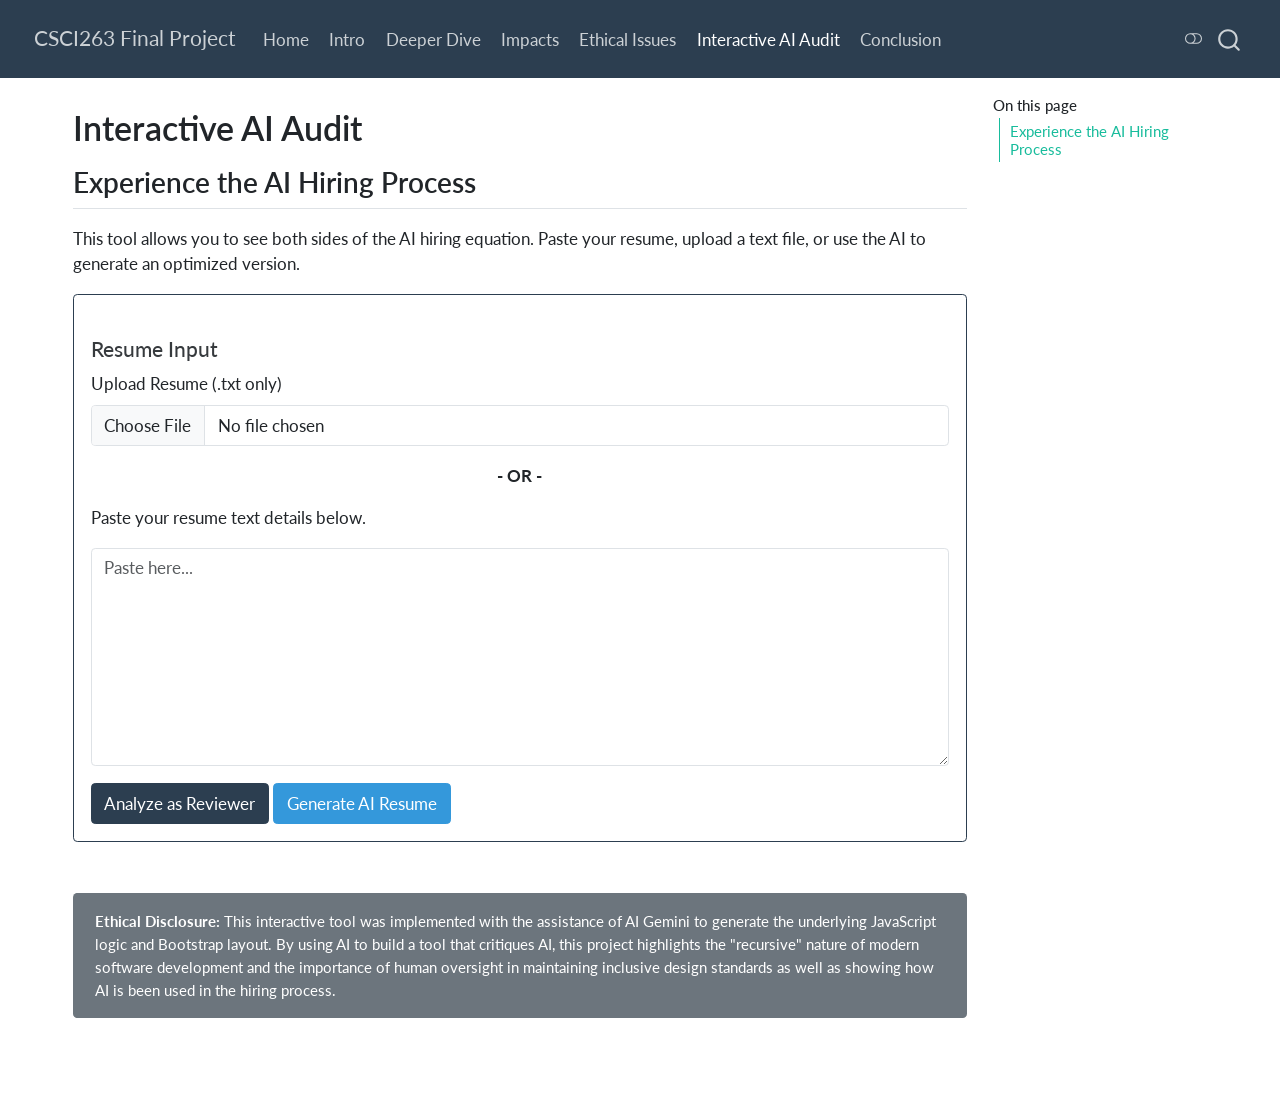
<file: docs/interactive.html>
<!DOCTYPE html>
<html xmlns="http://www.w3.org/1999/xhtml" lang="en" xml:lang="en"><head>

<meta charset="utf-8">
<meta name="generator" content="quarto-1.8.25">

<meta name="viewport" content="width=device-width, initial-scale=1.0, user-scalable=yes">


<title>Interactive AI Audit – CSCI263 Final Project</title>
<style>
code{white-space: pre-wrap;}
span.smallcaps{font-variant: small-caps;}
div.columns{display: flex; gap: min(4vw, 1.5em);}
div.column{flex: auto; overflow-x: auto;}
div.hanging-indent{margin-left: 1.5em; text-indent: -1.5em;}
ul.task-list{list-style: none;}
ul.task-list li input[type="checkbox"] {
  width: 0.8em;
  margin: 0 0.8em 0.2em -1em; /* quarto-specific, see https://github.com/quarto-dev/quarto-cli/issues/4556 */ 
  vertical-align: middle;
}
</style>


<script src="site_libs/quarto-nav/quarto-nav.js"></script>
<script src="site_libs/quarto-nav/headroom.min.js"></script>
<script src="site_libs/clipboard/clipboard.min.js"></script>
<script src="site_libs/quarto-search/autocomplete.umd.js"></script>
<script src="site_libs/quarto-search/fuse.min.js"></script>
<script src="site_libs/quarto-search/quarto-search.js"></script>
<meta name="quarto:offset" content="./">
<script src="site_libs/quarto-html/quarto.js" type="module"></script>
<script src="site_libs/quarto-html/tabsets/tabsets.js" type="module"></script>
<script src="site_libs/quarto-html/axe/axe-check.js" type="module"></script>
<script src="site_libs/quarto-html/popper.min.js"></script>
<script src="site_libs/quarto-html/tippy.umd.min.js"></script>
<script src="site_libs/quarto-html/anchor.min.js"></script>
<link href="site_libs/quarto-html/tippy.css" rel="stylesheet">
<link href="site_libs/quarto-html/quarto-syntax-highlighting-7b89279ff1a6dce999919e0e67d4d9ec.css" rel="stylesheet" class="quarto-color-scheme" id="quarto-text-highlighting-styles">
<link href="site_libs/quarto-html/quarto-syntax-highlighting-dark-707d8167ce6003fca903bfe2be84ab7f.css" rel="stylesheet" class="quarto-color-scheme quarto-color-alternate" id="quarto-text-highlighting-styles">
<link href="site_libs/quarto-html/quarto-syntax-highlighting-7b89279ff1a6dce999919e0e67d4d9ec.css" rel="stylesheet" class="quarto-color-scheme-extra" id="quarto-text-highlighting-styles">
<script src="site_libs/bootstrap/bootstrap.min.js"></script>
<link href="site_libs/bootstrap/bootstrap-icons.css" rel="stylesheet">
<link href="site_libs/bootstrap/bootstrap-f93c2b1f3f0577f377aefa4848a86a36.min.css" rel="stylesheet" append-hash="true" class="quarto-color-scheme" id="quarto-bootstrap" data-mode="light">
<link href="site_libs/bootstrap/bootstrap-dark-0d4a9d19931feb4fee1ddab4b2489000.min.css" rel="stylesheet" append-hash="true" class="quarto-color-scheme quarto-color-alternate" id="quarto-bootstrap" data-mode="dark">
<link href="site_libs/bootstrap/bootstrap-f93c2b1f3f0577f377aefa4848a86a36.min.css" rel="stylesheet" append-hash="true" class="quarto-color-scheme-extra" id="quarto-bootstrap" data-mode="light">
<script id="quarto-search-options" type="application/json">{
  "location": "navbar",
  "copy-button": false,
  "collapse-after": 3,
  "panel-placement": "end",
  "type": "overlay",
  "limit": 50,
  "keyboard-shortcut": [
    "f",
    "/",
    "s"
  ],
  "show-item-context": false,
  "language": {
    "search-no-results-text": "No results",
    "search-matching-documents-text": "matching documents",
    "search-copy-link-title": "Copy link to search",
    "search-hide-matches-text": "Hide additional matches",
    "search-more-match-text": "more match in this document",
    "search-more-matches-text": "more matches in this document",
    "search-clear-button-title": "Clear",
    "search-text-placeholder": "",
    "search-detached-cancel-button-title": "Cancel",
    "search-submit-button-title": "Submit",
    "search-label": "Search"
  }
}</script>


<link rel="stylesheet" href="styles.css">
</head>

<body class="nav-fixed quarto-light"><script id="quarto-html-before-body" type="application/javascript">
    const toggleBodyColorMode = (bsSheetEl) => {
      const mode = bsSheetEl.getAttribute("data-mode");
      const bodyEl = window.document.querySelector("body");
      if (mode === "dark") {
        bodyEl.classList.add("quarto-dark");
        bodyEl.classList.remove("quarto-light");
      } else {
        bodyEl.classList.add("quarto-light");
        bodyEl.classList.remove("quarto-dark");
      }
    }
    const toggleBodyColorPrimary = () => {
      const bsSheetEl = window.document.querySelector("link#quarto-bootstrap:not([rel=disabled-stylesheet])");
      if (bsSheetEl) {
        toggleBodyColorMode(bsSheetEl);
      }
    }
    const setColorSchemeToggle = (alternate) => {
      const toggles = window.document.querySelectorAll('.quarto-color-scheme-toggle');
      for (let i=0; i < toggles.length; i++) {
        const toggle = toggles[i];
        if (toggle) {
          if (alternate) {
            toggle.classList.add("alternate");
          } else {
            toggle.classList.remove("alternate");
          }
        }
      }
    };
    const toggleColorMode = (alternate) => {
      // Switch the stylesheets
      const primaryStylesheets = window.document.querySelectorAll('link.quarto-color-scheme:not(.quarto-color-alternate)');
      const alternateStylesheets = window.document.querySelectorAll('link.quarto-color-scheme.quarto-color-alternate');
      manageTransitions('#quarto-margin-sidebar .nav-link', false);
      if (alternate) {
        // note: dark is layered on light, we don't disable primary!
        enableStylesheet(alternateStylesheets);
        for (const sheetNode of alternateStylesheets) {
          if (sheetNode.id === "quarto-bootstrap") {
            toggleBodyColorMode(sheetNode);
          }
        }
      } else {
        disableStylesheet(alternateStylesheets);
        enableStylesheet(primaryStylesheets)
        toggleBodyColorPrimary();
      }
      manageTransitions('#quarto-margin-sidebar .nav-link', true);
      // Switch the toggles
      setColorSchemeToggle(alternate)
      // Hack to workaround the fact that safari doesn't
      // properly recolor the scrollbar when toggling (#1455)
      if (navigator.userAgent.indexOf('Safari') > 0 && navigator.userAgent.indexOf('Chrome') == -1) {
        manageTransitions("body", false);
        window.scrollTo(0, 1);
        setTimeout(() => {
          window.scrollTo(0, 0);
          manageTransitions("body", true);
        }, 40);
      }
    }
    const disableStylesheet = (stylesheets) => {
      for (let i=0; i < stylesheets.length; i++) {
        const stylesheet = stylesheets[i];
        stylesheet.rel = 'disabled-stylesheet';
      }
    }
    const enableStylesheet = (stylesheets) => {
      for (let i=0; i < stylesheets.length; i++) {
        const stylesheet = stylesheets[i];
        if(stylesheet.rel !== 'stylesheet') { // for Chrome, which will still FOUC without this check
          stylesheet.rel = 'stylesheet';
        }
      }
    }
    const manageTransitions = (selector, allowTransitions) => {
      const els = window.document.querySelectorAll(selector);
      for (let i=0; i < els.length; i++) {
        const el = els[i];
        if (allowTransitions) {
          el.classList.remove('notransition');
        } else {
          el.classList.add('notransition');
        }
      }
    }
    const isFileUrl = () => {
      return window.location.protocol === 'file:';
    }
    const hasAlternateSentinel = () => {
      let styleSentinel = getColorSchemeSentinel();
      if (styleSentinel !== null) {
        return styleSentinel === "alternate";
      } else {
        return false;
      }
    }
    const setStyleSentinel = (alternate) => {
      const value = alternate ? "alternate" : "default";
      if (!isFileUrl()) {
        window.localStorage.setItem("quarto-color-scheme", value);
      } else {
        localAlternateSentinel = value;
      }
    }
    const getColorSchemeSentinel = () => {
      if (!isFileUrl()) {
        const storageValue = window.localStorage.getItem("quarto-color-scheme");
        return storageValue != null ? storageValue : localAlternateSentinel;
      } else {
        return localAlternateSentinel;
      }
    }
    const toggleGiscusIfUsed = (isAlternate, darkModeDefault) => {
      const baseTheme = document.querySelector('#giscus-base-theme')?.value ?? 'light';
      const alternateTheme = document.querySelector('#giscus-alt-theme')?.value ?? 'dark';
      let newTheme = '';
      if(authorPrefersDark) {
        newTheme = isAlternate ? baseTheme : alternateTheme;
      } else {
        newTheme = isAlternate ? alternateTheme : baseTheme;
      }
      const changeGiscusTheme = () => {
        // From: https://github.com/giscus/giscus/issues/336
        const sendMessage = (message) => {
          const iframe = document.querySelector('iframe.giscus-frame');
          if (!iframe) return;
          iframe.contentWindow.postMessage({ giscus: message }, 'https://giscus.app');
        }
        sendMessage({
          setConfig: {
            theme: newTheme
          }
        });
      }
      const isGiscussLoaded = window.document.querySelector('iframe.giscus-frame') !== null;
      if (isGiscussLoaded) {
        changeGiscusTheme();
      }
    };
    const authorPrefersDark = false;
    const darkModeDefault = authorPrefersDark;
      document.querySelector('link#quarto-text-highlighting-styles.quarto-color-scheme-extra').rel = 'disabled-stylesheet';
      document.querySelector('link#quarto-bootstrap.quarto-color-scheme-extra').rel = 'disabled-stylesheet';
    let localAlternateSentinel = darkModeDefault ? 'alternate' : 'default';
    // Dark / light mode switch
    window.quartoToggleColorScheme = () => {
      // Read the current dark / light value
      let toAlternate = !hasAlternateSentinel();
      toggleColorMode(toAlternate);
      setStyleSentinel(toAlternate);
      toggleGiscusIfUsed(toAlternate, darkModeDefault);
      window.dispatchEvent(new Event('resize'));
    };
    // Switch to dark mode if need be
    if (hasAlternateSentinel()) {
      toggleColorMode(true);
    } else {
      toggleColorMode(false);
    }
  </script>

<div id="quarto-search-results"></div>
  <header id="quarto-header" class="headroom fixed-top">
    <nav class="navbar navbar-expand-lg " data-bs-theme="dark">
      <div class="navbar-container container-fluid">
      <div class="navbar-brand-container mx-auto">
    <a href="./index.html" class="navbar-brand navbar-brand-logo">
    </a>
    <a class="navbar-brand" href="./index.html">
    <span class="navbar-title">CSCI263 Final Project</span>
    </a>
  </div>
            <div id="quarto-search" class="" title="Search"></div>
          <button class="navbar-toggler" type="button" data-bs-toggle="collapse" data-bs-target="#navbarCollapse" aria-controls="navbarCollapse" role="menu" aria-expanded="false" aria-label="Toggle navigation" onclick="if (window.quartoToggleHeadroom) { window.quartoToggleHeadroom(); }">
  <span class="navbar-toggler-icon"></span>
</button>
          <div class="collapse navbar-collapse" id="navbarCollapse">
            <ul class="navbar-nav navbar-nav-scroll me-auto">
  <li class="nav-item">
    <a class="nav-link" href="./index.html"> 
<span class="menu-text">Home</span></a>
  </li>  
  <li class="nav-item">
    <a class="nav-link" href="./intro.html"> 
<span class="menu-text">Intro</span></a>
  </li>  
  <li class="nav-item">
    <a class="nav-link" href="./research.html"> 
<span class="menu-text">Deeper Dive</span></a>
  </li>  
  <li class="nav-item">
    <a class="nav-link" href="./impacts.html"> 
<span class="menu-text">Impacts</span></a>
  </li>  
  <li class="nav-item">
    <a class="nav-link" href="./ethics.html"> 
<span class="menu-text">Ethical Issues</span></a>
  </li>  
  <li class="nav-item">
    <a class="nav-link active" href="./interactive.html" aria-current="page"> 
<span class="menu-text">Interactive AI Audit</span></a>
  </li>  
  <li class="nav-item">
    <a class="nav-link" href="./reflection.html"> 
<span class="menu-text">Conclusion</span></a>
  </li>  
</ul>
          </div> <!-- /navcollapse -->
            <div class="quarto-navbar-tools">
  <a href="" class="quarto-color-scheme-toggle quarto-navigation-tool  px-1" onclick="window.quartoToggleColorScheme(); return false;" title="Toggle dark mode"><i class="bi"></i></a>
</div>
      </div> <!-- /container-fluid -->
    </nav>
</header>
<!-- content -->
<div id="quarto-content" class="quarto-container page-columns page-rows-contents page-layout-full page-navbar">
<!-- sidebar -->
<!-- margin-sidebar -->
    <div id="quarto-margin-sidebar" class="sidebar margin-sidebar">
        <nav id="TOC" role="doc-toc" class="toc-active">
    <h2 id="toc-title">On this page</h2>
   
  <ul>
  <li><a href="#experience-the-ai-hiring-process" id="toc-experience-the-ai-hiring-process" class="nav-link active" data-scroll-target="#experience-the-ai-hiring-process">Experience the AI Hiring Process</a></li>
  </ul>
</nav>
    </div>
<!-- main -->
<main class="content column-page-left" id="quarto-document-content">


<header id="title-block-header" class="quarto-title-block default">
<div class="quarto-title">
<h1 class="title">Interactive AI Audit</h1>
</div>



<div class="quarto-title-meta column-page-left">

    
  
    
  </div>
  


</header>


<section id="experience-the-ai-hiring-process" class="level2">
<h2 class="anchored" data-anchor-id="experience-the-ai-hiring-process">Experience the AI Hiring Process</h2>
<p>This tool allows you to see both sides of the AI hiring equation. Paste your resume, upload a text file, or use the AI to generate an optimized version.</p>
<div class="card border-primary mb-3">
  <div class="card-body">
    <h4 class="card-title anchored">Resume Input</h4>
    
    <div class="mb-3">
      <label for="resumeFile" class="form-label">Upload Resume (.txt only)</label>
      <input class="form-control" type="file" id="resumeFile" accept=".txt">
    </div>

    <div class="text-center mb-3"><strong>- OR -</strong></div>

    <p class="card-text">Paste your resume text details below.</p>
    <textarea id="resumeInput" class="form-control" rows="8" placeholder="Paste here..."></textarea>
    
    <div class="mt-3">
        <button onclick="analyzeResume()" class="btn btn-primary">Analyze as Reviewer</button>
        <button onclick="generateResume()" class="btn btn-info text-white">Generate AI Resume</button>
    </div>
  </div>
</div>

<div id="resultsArea" style="display:none;" class="mt-4">
    <div id="decisionCard" class="card text-white mb-3">
        <div class="card-header">AI Selection Result</div>
        <div class="card-body">
            <h2 id="decisionText" class="card-title anchored"></h2>
            <p id="matchRate" class="card-text"></p>
        </div>
    </div>

    <div class="row">
        <div class="col-md-6">
            <h5 class="anchored">Keywords Prioritized</h5>
            <ul id="keywordList" class="list-group"></ul>
        </div>
        <div class="col-md-6">
            <h5 class="anchored">The "Black Box" Audit</h5>
            <div class="alert alert-warning" id="biasReport"></div>
        </div>
    </div>
</div>

<div id="generatorArea" style="display:none;" class="mt-4 alert alert-secondary">
    <h5 class="anchored">AI-Generated Resume Draft</h5>
    <p>Below is how the AI would rewrite your input to maximize "keyword density":</p>
    <pre id="generatedText" style="white-space: pre-wrap; background: #eee; padding: 15px; border-radius: 5px;"></pre>
</div>

<script>
// Handle File Upload Reading
document.getElementById('resumeFile').addEventListener('change', function(e) {
    const file = e.target.files[0];
    if (!file) return;
    const reader = new FileReader();
    reader.onload = function(e) {
        document.getElementById('resumeInput').value = e.target.result;
    };
    reader.readAsText(file);
});

function analyzeResume() {
    const text = document.getElementById('resumeInput').value.toLowerCase();
    const resultsArea = document.getElementById('resultsArea');
    const generatorArea = document.getElementById('generatorArea');
    
    generatorArea.style.display = 'none';
    
    if(!text.trim()) {
        alert("Please paste text or upload a file first!");
        return;
    }

    const criteria = [
        {word: "python", label: "Technical Skill: Python"},
        {word: "leadership", label: "Soft Skill: Leadership"},
        {word: "st. olaf", label: "Institutional Prestige: St. Olaf"},
        {word: "internship", label: "Professional Experience: Internship"},
        {word: "science", label: "Keyword: Computer Science"},
        {word: "volunteer", label: "Keyword: Volunteering Experience"},
        {word: "bachelors", label: "Keyword: Bachelors Degree"}
    ];

    let found = criteria.filter(c => text.includes(c.word));
    let score = Math.round((found.length / criteria.length) * 100);

    const decisionCard = document.getElementById('decisionCard');
    const decisionText = document.getElementById('decisionText');
    
 // Adding accesibilty 
    if (score >= 60) {
        decisionCard.style.backgroundColor = "#0072B2"; 
        decisionCard.style.color = "white";
        decisionText.innerHTML = "✓ QUALIFIED: MOVE TO INTERVIEW";
    } else {
        decisionCard.style.backgroundColor = "#D55E00";  
        decisionCard.style.color = "white";
        decisionText.innerHTML = "✕ NOT QUALIFIED: REJECTED";
    }
    document.getElementById('matchRate').innerText = "Algorithm Match Rate: " + score + "%";

  const list = document.getElementById('keywordList');
    list.innerHTML = "";
    found.forEach(item => {
        let li = document.createElement('li');
        li.className = "list-group-item d-flex justify-content-between align-items-center";
        li.innerText = item.label;
        list.appendChild(li);
    });

    document.getElementById('biasReport').innerHTML = `
        <strong>Pattern Priority:</strong> The AI looked for ${criteria.length} specific markers. 
        It failed to find ${criteria.length - found.length} of them in your text. <br><br>
        <strong>Fairness Note:</strong> This bot prioritizes specific degrees (Bachelors) and 
        institutional names. If you used synonyms like "B.A." or "Community Service" 
        instead of "Volunteer," the AI ignored them.
    `;

    resultsArea.style.display = 'block';
    resultsArea.scrollIntoView({ behavior: 'smooth' });
}

function generateResume() {
    const text = document.getElementById('resumeInput').value;
    const generatorArea = document.getElementById('generatorArea');
    const resultsArea = document.getElementById('resultsArea');
    
    resultsArea.style.display = 'none';

    if(!text.trim()) {
        alert("Please paste text or upload a file first!");
        return;
    }

    const aiDraft = `[AI OPTIMIZED VERSION]
SUMMARY: Highly motivated candidate with LEADERSHIP experience in PYTHON and DATA analysis.
EDUCATION: St. Olaf College Student.
EXPERIENCE: Successfully completed a high-impact INTERNSHIP.
ORIGINAL INPUT: ${text}`;

    document.getElementById('generatedText').innerText = aiDraft;
    generatorArea.style.display = 'block';
    generatorArea.scrollIntoView({ behavior: 'smooth' });
}
</script>

<div class="alert alert-secondary mt-5" style="font-size: 0.9rem; border-left: 5px solid #6c757d;">
    <strong>Ethical Disclosure:</strong> 
    This interactive tool was implemented with the assistance of AI Gemini to generate the underlying 
    JavaScript logic and Bootstrap layout. By using AI to build a tool that critiques AI, 
    this project highlights the "recursive" nature of modern software development 
    and the importance of human oversight in maintaining inclusive design standards as well as showing how AI is been used in the hiring process.
</div>


</section>

</main> <!-- /main -->
<script id="quarto-html-after-body" type="application/javascript">
  window.document.addEventListener("DOMContentLoaded", function (event) {
    // Ensure there is a toggle, if there isn't float one in the top right
    if (window.document.querySelector('.quarto-color-scheme-toggle') === null) {
      const a = window.document.createElement('a');
      a.classList.add('top-right');
      a.classList.add('quarto-color-scheme-toggle');
      a.href = "";
      a.onclick = function() { try { window.quartoToggleColorScheme(); } catch {} return false; };
      const i = window.document.createElement("i");
      i.classList.add('bi');
      a.appendChild(i);
      window.document.body.appendChild(a);
    }
    setColorSchemeToggle(hasAlternateSentinel())
    const icon = "";
    const anchorJS = new window.AnchorJS();
    anchorJS.options = {
      placement: 'right',
      icon: icon
    };
    anchorJS.add('.anchored');
    const isCodeAnnotation = (el) => {
      for (const clz of el.classList) {
        if (clz.startsWith('code-annotation-')) {                     
          return true;
        }
      }
      return false;
    }
    const onCopySuccess = function(e) {
      // button target
      const button = e.trigger;
      // don't keep focus
      button.blur();
      // flash "checked"
      button.classList.add('code-copy-button-checked');
      var currentTitle = button.getAttribute("title");
      button.setAttribute("title", "Copied!");
      let tooltip;
      if (window.bootstrap) {
        button.setAttribute("data-bs-toggle", "tooltip");
        button.setAttribute("data-bs-placement", "left");
        button.setAttribute("data-bs-title", "Copied!");
        tooltip = new bootstrap.Tooltip(button, 
          { trigger: "manual", 
            customClass: "code-copy-button-tooltip",
            offset: [0, -8]});
        tooltip.show();    
      }
      setTimeout(function() {
        if (tooltip) {
          tooltip.hide();
          button.removeAttribute("data-bs-title");
          button.removeAttribute("data-bs-toggle");
          button.removeAttribute("data-bs-placement");
        }
        button.setAttribute("title", currentTitle);
        button.classList.remove('code-copy-button-checked');
      }, 1000);
      // clear code selection
      e.clearSelection();
    }
    const getTextToCopy = function(trigger) {
      const outerScaffold = trigger.parentElement.cloneNode(true);
      const codeEl = outerScaffold.querySelector('code');
      for (const childEl of codeEl.children) {
        if (isCodeAnnotation(childEl)) {
          childEl.remove();
        }
      }
      return codeEl.innerText;
    }
    const clipboard = new window.ClipboardJS('.code-copy-button:not([data-in-quarto-modal])', {
      text: getTextToCopy
    });
    clipboard.on('success', onCopySuccess);
    if (window.document.getElementById('quarto-embedded-source-code-modal')) {
      const clipboardModal = new window.ClipboardJS('.code-copy-button[data-in-quarto-modal]', {
        text: getTextToCopy,
        container: window.document.getElementById('quarto-embedded-source-code-modal')
      });
      clipboardModal.on('success', onCopySuccess);
    }
      var localhostRegex = new RegExp(/^(?:http|https):\/\/localhost\:?[0-9]*\//);
      var mailtoRegex = new RegExp(/^mailto:/);
        var filterRegex = new RegExp('/' + window.location.host + '/');
      var isInternal = (href) => {
          return filterRegex.test(href) || localhostRegex.test(href) || mailtoRegex.test(href);
      }
      // Inspect non-navigation links and adorn them if external
     var links = window.document.querySelectorAll('a[href]:not(.nav-link):not(.navbar-brand):not(.toc-action):not(.sidebar-link):not(.sidebar-item-toggle):not(.pagination-link):not(.no-external):not([aria-hidden]):not(.dropdown-item):not(.quarto-navigation-tool):not(.about-link)');
      for (var i=0; i<links.length; i++) {
        const link = links[i];
        if (!isInternal(link.href)) {
          // undo the damage that might have been done by quarto-nav.js in the case of
          // links that we want to consider external
          if (link.dataset.originalHref !== undefined) {
            link.href = link.dataset.originalHref;
          }
        }
      }
    function tippyHover(el, contentFn, onTriggerFn, onUntriggerFn) {
      const config = {
        allowHTML: true,
        maxWidth: 500,
        delay: 100,
        arrow: false,
        appendTo: function(el) {
            return el.parentElement;
        },
        interactive: true,
        interactiveBorder: 10,
        theme: 'quarto',
        placement: 'bottom-start',
      };
      if (contentFn) {
        config.content = contentFn;
      }
      if (onTriggerFn) {
        config.onTrigger = onTriggerFn;
      }
      if (onUntriggerFn) {
        config.onUntrigger = onUntriggerFn;
      }
      window.tippy(el, config); 
    }
    const noterefs = window.document.querySelectorAll('a[role="doc-noteref"]');
    for (var i=0; i<noterefs.length; i++) {
      const ref = noterefs[i];
      tippyHover(ref, function() {
        // use id or data attribute instead here
        let href = ref.getAttribute('data-footnote-href') || ref.getAttribute('href');
        try { href = new URL(href).hash; } catch {}
        const id = href.replace(/^#\/?/, "");
        const note = window.document.getElementById(id);
        if (note) {
          return note.innerHTML;
        } else {
          return "";
        }
      });
    }
    const xrefs = window.document.querySelectorAll('a.quarto-xref');
    const processXRef = (id, note) => {
      // Strip column container classes
      const stripColumnClz = (el) => {
        el.classList.remove("page-full", "page-columns");
        if (el.children) {
          for (const child of el.children) {
            stripColumnClz(child);
          }
        }
      }
      stripColumnClz(note)
      if (id === null || id.startsWith('sec-')) {
        // Special case sections, only their first couple elements
        const container = document.createElement("div");
        if (note.children && note.children.length > 2) {
          container.appendChild(note.children[0].cloneNode(true));
          for (let i = 1; i < note.children.length; i++) {
            const child = note.children[i];
            if (child.tagName === "P" && child.innerText === "") {
              continue;
            } else {
              container.appendChild(child.cloneNode(true));
              break;
            }
          }
          if (window.Quarto?.typesetMath) {
            window.Quarto.typesetMath(container);
          }
          return container.innerHTML
        } else {
          if (window.Quarto?.typesetMath) {
            window.Quarto.typesetMath(note);
          }
          return note.innerHTML;
        }
      } else {
        // Remove any anchor links if they are present
        const anchorLink = note.querySelector('a.anchorjs-link');
        if (anchorLink) {
          anchorLink.remove();
        }
        if (window.Quarto?.typesetMath) {
          window.Quarto.typesetMath(note);
        }
        if (note.classList.contains("callout")) {
          return note.outerHTML;
        } else {
          return note.innerHTML;
        }
      }
    }
    for (var i=0; i<xrefs.length; i++) {
      const xref = xrefs[i];
      tippyHover(xref, undefined, function(instance) {
        instance.disable();
        let url = xref.getAttribute('href');
        let hash = undefined; 
        if (url.startsWith('#')) {
          hash = url;
        } else {
          try { hash = new URL(url).hash; } catch {}
        }
        if (hash) {
          const id = hash.replace(/^#\/?/, "");
          const note = window.document.getElementById(id);
          if (note !== null) {
            try {
              const html = processXRef(id, note.cloneNode(true));
              instance.setContent(html);
            } finally {
              instance.enable();
              instance.show();
            }
          } else {
            // See if we can fetch this
            fetch(url.split('#')[0])
            .then(res => res.text())
            .then(html => {
              const parser = new DOMParser();
              const htmlDoc = parser.parseFromString(html, "text/html");
              const note = htmlDoc.getElementById(id);
              if (note !== null) {
                const html = processXRef(id, note);
                instance.setContent(html);
              } 
            }).finally(() => {
              instance.enable();
              instance.show();
            });
          }
        } else {
          // See if we can fetch a full url (with no hash to target)
          // This is a special case and we should probably do some content thinning / targeting
          fetch(url)
          .then(res => res.text())
          .then(html => {
            const parser = new DOMParser();
            const htmlDoc = parser.parseFromString(html, "text/html");
            const note = htmlDoc.querySelector('main.content');
            if (note !== null) {
              // This should only happen for chapter cross references
              // (since there is no id in the URL)
              // remove the first header
              if (note.children.length > 0 && note.children[0].tagName === "HEADER") {
                note.children[0].remove();
              }
              const html = processXRef(null, note);
              instance.setContent(html);
            } 
          }).finally(() => {
            instance.enable();
            instance.show();
          });
        }
      }, function(instance) {
      });
    }
        let selectedAnnoteEl;
        const selectorForAnnotation = ( cell, annotation) => {
          let cellAttr = 'data-code-cell="' + cell + '"';
          let lineAttr = 'data-code-annotation="' +  annotation + '"';
          const selector = 'span[' + cellAttr + '][' + lineAttr + ']';
          return selector;
        }
        const selectCodeLines = (annoteEl) => {
          const doc = window.document;
          const targetCell = annoteEl.getAttribute("data-target-cell");
          const targetAnnotation = annoteEl.getAttribute("data-target-annotation");
          const annoteSpan = window.document.querySelector(selectorForAnnotation(targetCell, targetAnnotation));
          const lines = annoteSpan.getAttribute("data-code-lines").split(",");
          const lineIds = lines.map((line) => {
            return targetCell + "-" + line;
          })
          let top = null;
          let height = null;
          let parent = null;
          if (lineIds.length > 0) {
              //compute the position of the single el (top and bottom and make a div)
              const el = window.document.getElementById(lineIds[0]);
              top = el.offsetTop;
              height = el.offsetHeight;
              parent = el.parentElement.parentElement;
            if (lineIds.length > 1) {
              const lastEl = window.document.getElementById(lineIds[lineIds.length - 1]);
              const bottom = lastEl.offsetTop + lastEl.offsetHeight;
              height = bottom - top;
            }
            if (top !== null && height !== null && parent !== null) {
              // cook up a div (if necessary) and position it 
              let div = window.document.getElementById("code-annotation-line-highlight");
              if (div === null) {
                div = window.document.createElement("div");
                div.setAttribute("id", "code-annotation-line-highlight");
                div.style.position = 'absolute';
                parent.appendChild(div);
              }
              div.style.top = top - 2 + "px";
              div.style.height = height + 4 + "px";
              div.style.left = 0;
              let gutterDiv = window.document.getElementById("code-annotation-line-highlight-gutter");
              if (gutterDiv === null) {
                gutterDiv = window.document.createElement("div");
                gutterDiv.setAttribute("id", "code-annotation-line-highlight-gutter");
                gutterDiv.style.position = 'absolute';
                const codeCell = window.document.getElementById(targetCell);
                const gutter = codeCell.querySelector('.code-annotation-gutter');
                gutter.appendChild(gutterDiv);
              }
              gutterDiv.style.top = top - 2 + "px";
              gutterDiv.style.height = height + 4 + "px";
            }
            selectedAnnoteEl = annoteEl;
          }
        };
        const unselectCodeLines = () => {
          const elementsIds = ["code-annotation-line-highlight", "code-annotation-line-highlight-gutter"];
          elementsIds.forEach((elId) => {
            const div = window.document.getElementById(elId);
            if (div) {
              div.remove();
            }
          });
          selectedAnnoteEl = undefined;
        };
          // Handle positioning of the toggle
      window.addEventListener(
        "resize",
        throttle(() => {
          elRect = undefined;
          if (selectedAnnoteEl) {
            selectCodeLines(selectedAnnoteEl);
          }
        }, 10)
      );
      function throttle(fn, ms) {
      let throttle = false;
      let timer;
        return (...args) => {
          if(!throttle) { // first call gets through
              fn.apply(this, args);
              throttle = true;
          } else { // all the others get throttled
              if(timer) clearTimeout(timer); // cancel #2
              timer = setTimeout(() => {
                fn.apply(this, args);
                timer = throttle = false;
              }, ms);
          }
        };
      }
        // Attach click handler to the DT
        const annoteDls = window.document.querySelectorAll('dt[data-target-cell]');
        for (const annoteDlNode of annoteDls) {
          annoteDlNode.addEventListener('click', (event) => {
            const clickedEl = event.target;
            if (clickedEl !== selectedAnnoteEl) {
              unselectCodeLines();
              const activeEl = window.document.querySelector('dt[data-target-cell].code-annotation-active');
              if (activeEl) {
                activeEl.classList.remove('code-annotation-active');
              }
              selectCodeLines(clickedEl);
              clickedEl.classList.add('code-annotation-active');
            } else {
              // Unselect the line
              unselectCodeLines();
              clickedEl.classList.remove('code-annotation-active');
            }
          });
        }
    const findCites = (el) => {
      const parentEl = el.parentElement;
      if (parentEl) {
        const cites = parentEl.dataset.cites;
        if (cites) {
          return {
            el,
            cites: cites.split(' ')
          };
        } else {
          return findCites(el.parentElement)
        }
      } else {
        return undefined;
      }
    };
    var bibliorefs = window.document.querySelectorAll('a[role="doc-biblioref"]');
    for (var i=0; i<bibliorefs.length; i++) {
      const ref = bibliorefs[i];
      const citeInfo = findCites(ref);
      if (citeInfo) {
        tippyHover(citeInfo.el, function() {
          var popup = window.document.createElement('div');
          citeInfo.cites.forEach(function(cite) {
            var citeDiv = window.document.createElement('div');
            citeDiv.classList.add('hanging-indent');
            citeDiv.classList.add('csl-entry');
            var biblioDiv = window.document.getElementById('ref-' + cite);
            if (biblioDiv) {
              citeDiv.innerHTML = biblioDiv.innerHTML;
            }
            popup.appendChild(citeDiv);
          });
          return popup.innerHTML;
        });
      }
    }
  });
  </script>
</div> <!-- /content -->




</body></html>
</file>
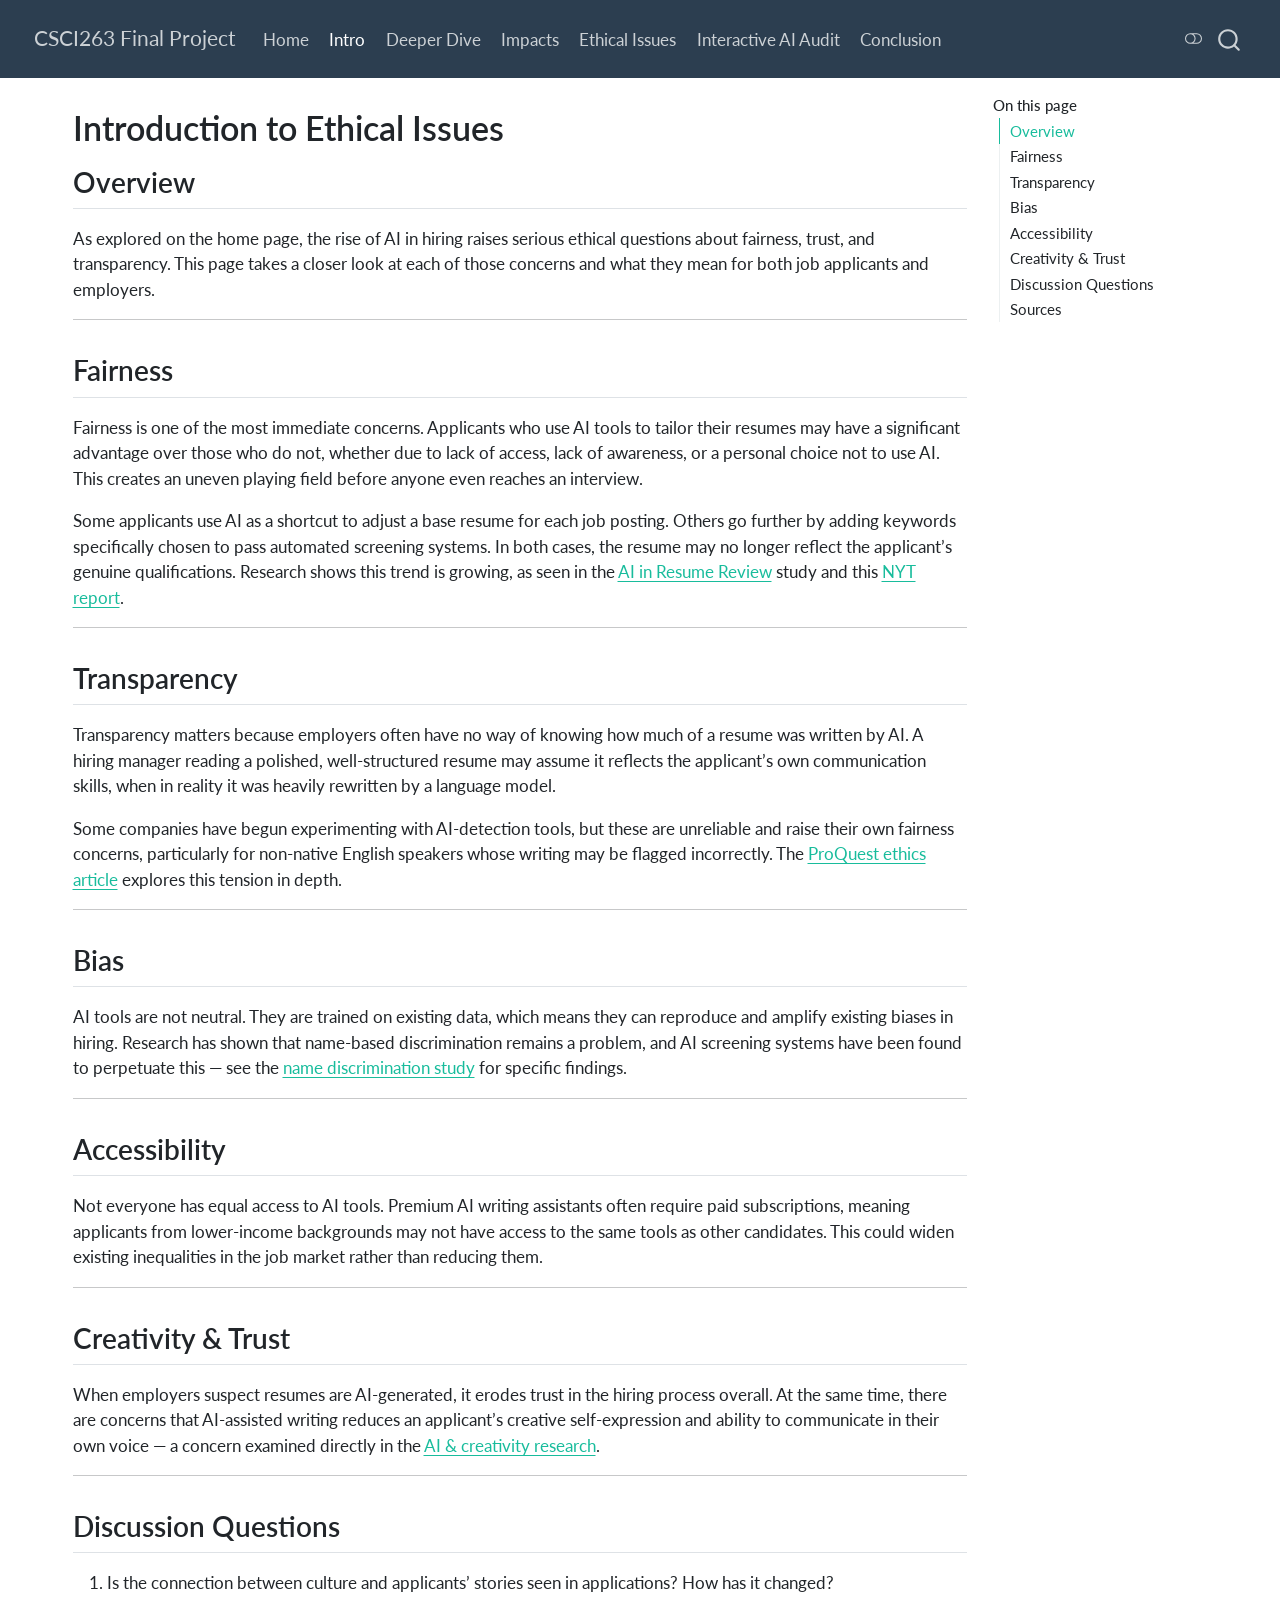
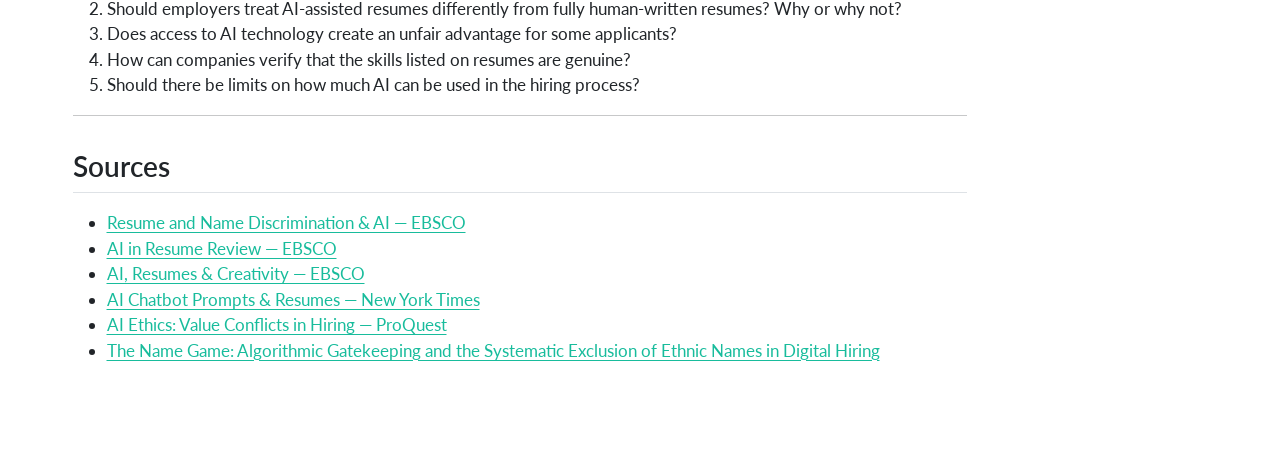
<file: docs/intro.html>
<!DOCTYPE html>
<html xmlns="http://www.w3.org/1999/xhtml" lang="en" xml:lang="en"><head>

<meta charset="utf-8">
<meta name="generator" content="quarto-1.8.25">

<meta name="viewport" content="width=device-width, initial-scale=1.0, user-scalable=yes">


<title>Introduction to Ethical Issues – CSCI263 Final Project</title>
<style>
code{white-space: pre-wrap;}
span.smallcaps{font-variant: small-caps;}
div.columns{display: flex; gap: min(4vw, 1.5em);}
div.column{flex: auto; overflow-x: auto;}
div.hanging-indent{margin-left: 1.5em; text-indent: -1.5em;}
ul.task-list{list-style: none;}
ul.task-list li input[type="checkbox"] {
  width: 0.8em;
  margin: 0 0.8em 0.2em -1em; /* quarto-specific, see https://github.com/quarto-dev/quarto-cli/issues/4556 */ 
  vertical-align: middle;
}
</style>


<script src="site_libs/quarto-nav/quarto-nav.js"></script>
<script src="site_libs/quarto-nav/headroom.min.js"></script>
<script src="site_libs/clipboard/clipboard.min.js"></script>
<script src="site_libs/quarto-search/autocomplete.umd.js"></script>
<script src="site_libs/quarto-search/fuse.min.js"></script>
<script src="site_libs/quarto-search/quarto-search.js"></script>
<meta name="quarto:offset" content="./">
<script src="site_libs/quarto-html/quarto.js" type="module"></script>
<script src="site_libs/quarto-html/tabsets/tabsets.js" type="module"></script>
<script src="site_libs/quarto-html/axe/axe-check.js" type="module"></script>
<script src="site_libs/quarto-html/popper.min.js"></script>
<script src="site_libs/quarto-html/tippy.umd.min.js"></script>
<script src="site_libs/quarto-html/anchor.min.js"></script>
<link href="site_libs/quarto-html/tippy.css" rel="stylesheet">
<link href="site_libs/quarto-html/quarto-syntax-highlighting-7b89279ff1a6dce999919e0e67d4d9ec.css" rel="stylesheet" class="quarto-color-scheme" id="quarto-text-highlighting-styles">
<link href="site_libs/quarto-html/quarto-syntax-highlighting-dark-707d8167ce6003fca903bfe2be84ab7f.css" rel="stylesheet" class="quarto-color-scheme quarto-color-alternate" id="quarto-text-highlighting-styles">
<link href="site_libs/quarto-html/quarto-syntax-highlighting-7b89279ff1a6dce999919e0e67d4d9ec.css" rel="stylesheet" class="quarto-color-scheme-extra" id="quarto-text-highlighting-styles">
<script src="site_libs/bootstrap/bootstrap.min.js"></script>
<link href="site_libs/bootstrap/bootstrap-icons.css" rel="stylesheet">
<link href="site_libs/bootstrap/bootstrap-f93c2b1f3f0577f377aefa4848a86a36.min.css" rel="stylesheet" append-hash="true" class="quarto-color-scheme" id="quarto-bootstrap" data-mode="light">
<link href="site_libs/bootstrap/bootstrap-dark-0d4a9d19931feb4fee1ddab4b2489000.min.css" rel="stylesheet" append-hash="true" class="quarto-color-scheme quarto-color-alternate" id="quarto-bootstrap" data-mode="dark">
<link href="site_libs/bootstrap/bootstrap-f93c2b1f3f0577f377aefa4848a86a36.min.css" rel="stylesheet" append-hash="true" class="quarto-color-scheme-extra" id="quarto-bootstrap" data-mode="light">
<script id="quarto-search-options" type="application/json">{
  "location": "navbar",
  "copy-button": false,
  "collapse-after": 3,
  "panel-placement": "end",
  "type": "overlay",
  "limit": 50,
  "keyboard-shortcut": [
    "f",
    "/",
    "s"
  ],
  "show-item-context": false,
  "language": {
    "search-no-results-text": "No results",
    "search-matching-documents-text": "matching documents",
    "search-copy-link-title": "Copy link to search",
    "search-hide-matches-text": "Hide additional matches",
    "search-more-match-text": "more match in this document",
    "search-more-matches-text": "more matches in this document",
    "search-clear-button-title": "Clear",
    "search-text-placeholder": "",
    "search-detached-cancel-button-title": "Cancel",
    "search-submit-button-title": "Submit",
    "search-label": "Search"
  }
}</script>


<link rel="stylesheet" href="styles.css">
</head>

<body class="nav-fixed quarto-light"><script id="quarto-html-before-body" type="application/javascript">
    const toggleBodyColorMode = (bsSheetEl) => {
      const mode = bsSheetEl.getAttribute("data-mode");
      const bodyEl = window.document.querySelector("body");
      if (mode === "dark") {
        bodyEl.classList.add("quarto-dark");
        bodyEl.classList.remove("quarto-light");
      } else {
        bodyEl.classList.add("quarto-light");
        bodyEl.classList.remove("quarto-dark");
      }
    }
    const toggleBodyColorPrimary = () => {
      const bsSheetEl = window.document.querySelector("link#quarto-bootstrap:not([rel=disabled-stylesheet])");
      if (bsSheetEl) {
        toggleBodyColorMode(bsSheetEl);
      }
    }
    const setColorSchemeToggle = (alternate) => {
      const toggles = window.document.querySelectorAll('.quarto-color-scheme-toggle');
      for (let i=0; i < toggles.length; i++) {
        const toggle = toggles[i];
        if (toggle) {
          if (alternate) {
            toggle.classList.add("alternate");
          } else {
            toggle.classList.remove("alternate");
          }
        }
      }
    };
    const toggleColorMode = (alternate) => {
      // Switch the stylesheets
      const primaryStylesheets = window.document.querySelectorAll('link.quarto-color-scheme:not(.quarto-color-alternate)');
      const alternateStylesheets = window.document.querySelectorAll('link.quarto-color-scheme.quarto-color-alternate');
      manageTransitions('#quarto-margin-sidebar .nav-link', false);
      if (alternate) {
        // note: dark is layered on light, we don't disable primary!
        enableStylesheet(alternateStylesheets);
        for (const sheetNode of alternateStylesheets) {
          if (sheetNode.id === "quarto-bootstrap") {
            toggleBodyColorMode(sheetNode);
          }
        }
      } else {
        disableStylesheet(alternateStylesheets);
        enableStylesheet(primaryStylesheets)
        toggleBodyColorPrimary();
      }
      manageTransitions('#quarto-margin-sidebar .nav-link', true);
      // Switch the toggles
      setColorSchemeToggle(alternate)
      // Hack to workaround the fact that safari doesn't
      // properly recolor the scrollbar when toggling (#1455)
      if (navigator.userAgent.indexOf('Safari') > 0 && navigator.userAgent.indexOf('Chrome') == -1) {
        manageTransitions("body", false);
        window.scrollTo(0, 1);
        setTimeout(() => {
          window.scrollTo(0, 0);
          manageTransitions("body", true);
        }, 40);
      }
    }
    const disableStylesheet = (stylesheets) => {
      for (let i=0; i < stylesheets.length; i++) {
        const stylesheet = stylesheets[i];
        stylesheet.rel = 'disabled-stylesheet';
      }
    }
    const enableStylesheet = (stylesheets) => {
      for (let i=0; i < stylesheets.length; i++) {
        const stylesheet = stylesheets[i];
        if(stylesheet.rel !== 'stylesheet') { // for Chrome, which will still FOUC without this check
          stylesheet.rel = 'stylesheet';
        }
      }
    }
    const manageTransitions = (selector, allowTransitions) => {
      const els = window.document.querySelectorAll(selector);
      for (let i=0; i < els.length; i++) {
        const el = els[i];
        if (allowTransitions) {
          el.classList.remove('notransition');
        } else {
          el.classList.add('notransition');
        }
      }
    }
    const isFileUrl = () => {
      return window.location.protocol === 'file:';
    }
    const hasAlternateSentinel = () => {
      let styleSentinel = getColorSchemeSentinel();
      if (styleSentinel !== null) {
        return styleSentinel === "alternate";
      } else {
        return false;
      }
    }
    const setStyleSentinel = (alternate) => {
      const value = alternate ? "alternate" : "default";
      if (!isFileUrl()) {
        window.localStorage.setItem("quarto-color-scheme", value);
      } else {
        localAlternateSentinel = value;
      }
    }
    const getColorSchemeSentinel = () => {
      if (!isFileUrl()) {
        const storageValue = window.localStorage.getItem("quarto-color-scheme");
        return storageValue != null ? storageValue : localAlternateSentinel;
      } else {
        return localAlternateSentinel;
      }
    }
    const toggleGiscusIfUsed = (isAlternate, darkModeDefault) => {
      const baseTheme = document.querySelector('#giscus-base-theme')?.value ?? 'light';
      const alternateTheme = document.querySelector('#giscus-alt-theme')?.value ?? 'dark';
      let newTheme = '';
      if(authorPrefersDark) {
        newTheme = isAlternate ? baseTheme : alternateTheme;
      } else {
        newTheme = isAlternate ? alternateTheme : baseTheme;
      }
      const changeGiscusTheme = () => {
        // From: https://github.com/giscus/giscus/issues/336
        const sendMessage = (message) => {
          const iframe = document.querySelector('iframe.giscus-frame');
          if (!iframe) return;
          iframe.contentWindow.postMessage({ giscus: message }, 'https://giscus.app');
        }
        sendMessage({
          setConfig: {
            theme: newTheme
          }
        });
      }
      const isGiscussLoaded = window.document.querySelector('iframe.giscus-frame') !== null;
      if (isGiscussLoaded) {
        changeGiscusTheme();
      }
    };
    const authorPrefersDark = false;
    const darkModeDefault = authorPrefersDark;
      document.querySelector('link#quarto-text-highlighting-styles.quarto-color-scheme-extra').rel = 'disabled-stylesheet';
      document.querySelector('link#quarto-bootstrap.quarto-color-scheme-extra').rel = 'disabled-stylesheet';
    let localAlternateSentinel = darkModeDefault ? 'alternate' : 'default';
    // Dark / light mode switch
    window.quartoToggleColorScheme = () => {
      // Read the current dark / light value
      let toAlternate = !hasAlternateSentinel();
      toggleColorMode(toAlternate);
      setStyleSentinel(toAlternate);
      toggleGiscusIfUsed(toAlternate, darkModeDefault);
      window.dispatchEvent(new Event('resize'));
    };
    // Switch to dark mode if need be
    if (hasAlternateSentinel()) {
      toggleColorMode(true);
    } else {
      toggleColorMode(false);
    }
  </script>

<div id="quarto-search-results"></div>
  <header id="quarto-header" class="headroom fixed-top">
    <nav class="navbar navbar-expand-lg " data-bs-theme="dark">
      <div class="navbar-container container-fluid">
      <div class="navbar-brand-container mx-auto">
    <a href="./index.html" class="navbar-brand navbar-brand-logo">
    </a>
    <a class="navbar-brand" href="./index.html">
    <span class="navbar-title">CSCI263 Final Project</span>
    </a>
  </div>
            <div id="quarto-search" class="" title="Search"></div>
          <button class="navbar-toggler" type="button" data-bs-toggle="collapse" data-bs-target="#navbarCollapse" aria-controls="navbarCollapse" role="menu" aria-expanded="false" aria-label="Toggle navigation" onclick="if (window.quartoToggleHeadroom) { window.quartoToggleHeadroom(); }">
  <span class="navbar-toggler-icon"></span>
</button>
          <div class="collapse navbar-collapse" id="navbarCollapse">
            <ul class="navbar-nav navbar-nav-scroll me-auto">
  <li class="nav-item">
    <a class="nav-link" href="./index.html"> 
<span class="menu-text">Home</span></a>
  </li>  
  <li class="nav-item">
    <a class="nav-link active" href="./intro.html" aria-current="page"> 
<span class="menu-text">Intro</span></a>
  </li>  
  <li class="nav-item">
    <a class="nav-link" href="./research.html"> 
<span class="menu-text">Deeper Dive</span></a>
  </li>  
  <li class="nav-item">
    <a class="nav-link" href="./impacts.html"> 
<span class="menu-text">Impacts</span></a>
  </li>  
  <li class="nav-item">
    <a class="nav-link" href="./ethics.html"> 
<span class="menu-text">Ethical Issues</span></a>
  </li>  
  <li class="nav-item">
    <a class="nav-link" href="./interactive.html"> 
<span class="menu-text">Interactive AI Audit</span></a>
  </li>  
  <li class="nav-item">
    <a class="nav-link" href="./reflection.html"> 
<span class="menu-text">Conclusion</span></a>
  </li>  
</ul>
          </div> <!-- /navcollapse -->
            <div class="quarto-navbar-tools">
  <a href="" class="quarto-color-scheme-toggle quarto-navigation-tool  px-1" onclick="window.quartoToggleColorScheme(); return false;" title="Toggle dark mode"><i class="bi"></i></a>
</div>
      </div> <!-- /container-fluid -->
    </nav>
</header>
<!-- content -->
<div id="quarto-content" class="quarto-container page-columns page-rows-contents page-layout-full page-navbar">
<!-- sidebar -->
<!-- margin-sidebar -->
    <div id="quarto-margin-sidebar" class="sidebar margin-sidebar">
        <nav id="TOC" role="doc-toc" class="toc-active">
    <h2 id="toc-title">On this page</h2>
   
  <ul>
  <li><a href="#overview" id="toc-overview" class="nav-link active" data-scroll-target="#overview">Overview</a></li>
  <li><a href="#fairness" id="toc-fairness" class="nav-link" data-scroll-target="#fairness">Fairness</a></li>
  <li><a href="#transparency" id="toc-transparency" class="nav-link" data-scroll-target="#transparency">Transparency</a></li>
  <li><a href="#bias" id="toc-bias" class="nav-link" data-scroll-target="#bias">Bias</a></li>
  <li><a href="#accessibility" id="toc-accessibility" class="nav-link" data-scroll-target="#accessibility">Accessibility</a></li>
  <li><a href="#creativity-trust" id="toc-creativity-trust" class="nav-link" data-scroll-target="#creativity-trust">Creativity &amp; Trust</a></li>
  <li><a href="#discussion-questions" id="toc-discussion-questions" class="nav-link" data-scroll-target="#discussion-questions">Discussion Questions</a></li>
  <li><a href="#sources" id="toc-sources" class="nav-link" data-scroll-target="#sources">Sources</a></li>
  </ul>
</nav>
    </div>
<!-- main -->
<main class="content column-page-left" id="quarto-document-content">


<header id="title-block-header" class="quarto-title-block default">
<div class="quarto-title">
<h1 class="title">Introduction to Ethical Issues</h1>
</div>



<div class="quarto-title-meta column-page-left">

    
  
    
  </div>
  


</header>


<section id="overview" class="level2">
<h2 class="anchored" data-anchor-id="overview">Overview</h2>
<p>As explored on the home page, the rise of AI in hiring raises serious ethical questions about fairness, trust, and transparency. This page takes a closer look at each of those concerns and what they mean for both job applicants and employers.</p>
<hr>
</section>
<section id="fairness" class="level2">
<h2 class="anchored" data-anchor-id="fairness">Fairness</h2>
<p>Fairness is one of the most immediate concerns. Applicants who use AI tools to tailor their resumes may have a significant advantage over those who do not, whether due to lack of access, lack of awareness, or a personal choice not to use AI. This creates an uneven playing field before anyone even reaches an interview.</p>
<p>Some applicants use AI as a shortcut to adjust a base resume for each job posting. Others go further by adding keywords specifically chosen to pass automated screening systems. In both cases, the resume may no longer reflect the applicant’s genuine qualifications. Research shows this trend is growing, as seen in the <a href="https://research-ebsco-com.content.elibrarymn.org/c/nfiawx/search/details/r7coeehicj?db=f6h&amp;limiters=None&amp;q=resume%20AND%20%22artificial%20intelligence%22&amp;searchMode=boolean">AI in Resume Review</a> study and this <a href="https://www.nytimes.com/2025/10/07/business/ai-chatbot-prompts-resumes.html">NYT report</a>.</p>
<hr>
</section>
<section id="transparency" class="level2">
<h2 class="anchored" data-anchor-id="transparency">Transparency</h2>
<p>Transparency matters because employers often have no way of knowing how much of a resume was written by AI. A hiring manager reading a polished, well-structured resume may assume it reflects the applicant’s own communication skills, when in reality it was heavily rewritten by a language model.</p>
<p>Some companies have begun experimenting with AI-detection tools, but these are unreliable and raise their own fairness concerns, particularly for non-native English speakers whose writing may be flagged incorrectly. The <a href="https://www.proquest.com/scholarly-journals/ai-ethics-david-goliath-value-conflicts-between/docview/3035302150/se-2?accountid=351">ProQuest ethics article</a> explores this tension in depth.</p>
<hr>
</section>
<section id="bias" class="level2">
<h2 class="anchored" data-anchor-id="bias">Bias</h2>
<p>AI tools are not neutral. They are trained on existing data, which means they can reproduce and amplify existing biases in hiring. Research has shown that name-based discrimination remains a problem, and AI screening systems have been found to perpetuate this — see the <a href="https://www.researchgate.net/publication/395262744_The_Name_Game_Algorithmic_Gatekeeping_and_the_Systematic_Exclusion_of_Ethnic_Names_in_Digital_Hiring">name discrimination study</a> for specific findings.</p>
<hr>
</section>
<section id="accessibility" class="level2">
<h2 class="anchored" data-anchor-id="accessibility">Accessibility</h2>
<p>Not everyone has equal access to AI tools. Premium AI writing assistants often require paid subscriptions, meaning applicants from lower-income backgrounds may not have access to the same tools as other candidates. This could widen existing inequalities in the job market rather than reducing them.</p>
<hr>
</section>
<section id="creativity-trust" class="level2">
<h2 class="anchored" data-anchor-id="creativity-trust">Creativity &amp; Trust</h2>
<p>When employers suspect resumes are AI-generated, it erodes trust in the hiring process overall. At the same time, there are concerns that AI-assisted writing reduces an applicant’s creative self-expression and ability to communicate in their own voice — a concern examined directly in the <a href="https://research-ebsco-com.content.elibrarymn.org/c/nfiawx/search/details/4n2bgsiiqb?db=f6h&amp;limiters=None&amp;q=resume%20AND%20%22artificial%20intelligence%22%20AND%20creativity&amp;searchMode=boolean">AI &amp; creativity research</a>.</p>
<hr>
</section>
<section id="discussion-questions" class="level2">
<h2 class="anchored" data-anchor-id="discussion-questions">Discussion Questions</h2>
<ol type="1">
<li>Is the connection between culture and applicants’ stories seen in applications? How has it changed?</li>
<li>Should employers treat AI-assisted resumes differently from fully human-written resumes? Why or why not?</li>
<li>Does access to AI technology create an unfair advantage for some applicants?</li>
<li>How can companies verify that the skills listed on resumes are genuine?</li>
<li>Should there be limits on how much AI can be used in the hiring process?</li>
</ol>
<hr>
</section>
<section id="sources" class="level2">
<h2 class="anchored" data-anchor-id="sources">Sources</h2>
<ul>
<li><a href="https://research-ebsco-com.content.elibrarymn.org/c/nfiawx/search/details/apcqri7pgz?db=f6h&amp;limiters=None&amp;q=resume%20AND%20%22name%20discrimination%22%20AND%20%22artificial%20intelligence%22&amp;searchMode=boolean">Resume and Name Discrimination &amp; AI — EBSCO</a></li>
<li><a href="https://research-ebsco-com.content.elibrarymn.org/c/nfiawx/search/details/r7coeehicj?db=f6h&amp;limiters=None&amp;q=resume%20AND%20%22artificial%20intelligence%22&amp;searchMode=boolean">AI in Resume Review — EBSCO</a></li>
<li><a href="https://research-ebsco-com.content.elibrarymn.org/c/nfiawx/search/details/4n2bgsiiqb?db=f6h&amp;limiters=None&amp;q=resume%20AND%20%22artificial%20intelligence%22%20AND%20creativity&amp;searchMode=boolean">AI, Resumes &amp; Creativity — EBSCO</a></li>
<li><a href="https://www.nytimes.com/2025/10/07/business/ai-chatbot-prompts-resumes.html">AI Chatbot Prompts &amp; Resumes — New York Times</a></li>
<li><a href="https://www.proquest.com/scholarly-journals/ai-ethics-david-goliath-value-conflicts-between/docview/3035302150/se-2?accountid=351">AI Ethics: Value Conflicts in Hiring — ProQuest</a></li>
<li><a href="https://www.researchgate.net/publication/395262744_The_Name_Game_Algorithmic_Gatekeeping_and_the_Systematic_Exclusion_of_Ethnic_Names_in_Digital_Hiring">The Name Game: Algorithmic Gatekeeping and the Systematic Exclusion of Ethnic Names in Digital Hiring</a></li>
</ul>


</section>

</main> <!-- /main -->
<script id="quarto-html-after-body" type="application/javascript">
  window.document.addEventListener("DOMContentLoaded", function (event) {
    // Ensure there is a toggle, if there isn't float one in the top right
    if (window.document.querySelector('.quarto-color-scheme-toggle') === null) {
      const a = window.document.createElement('a');
      a.classList.add('top-right');
      a.classList.add('quarto-color-scheme-toggle');
      a.href = "";
      a.onclick = function() { try { window.quartoToggleColorScheme(); } catch {} return false; };
      const i = window.document.createElement("i");
      i.classList.add('bi');
      a.appendChild(i);
      window.document.body.appendChild(a);
    }
    setColorSchemeToggle(hasAlternateSentinel())
    const icon = "";
    const anchorJS = new window.AnchorJS();
    anchorJS.options = {
      placement: 'right',
      icon: icon
    };
    anchorJS.add('.anchored');
    const isCodeAnnotation = (el) => {
      for (const clz of el.classList) {
        if (clz.startsWith('code-annotation-')) {                     
          return true;
        }
      }
      return false;
    }
    const onCopySuccess = function(e) {
      // button target
      const button = e.trigger;
      // don't keep focus
      button.blur();
      // flash "checked"
      button.classList.add('code-copy-button-checked');
      var currentTitle = button.getAttribute("title");
      button.setAttribute("title", "Copied!");
      let tooltip;
      if (window.bootstrap) {
        button.setAttribute("data-bs-toggle", "tooltip");
        button.setAttribute("data-bs-placement", "left");
        button.setAttribute("data-bs-title", "Copied!");
        tooltip = new bootstrap.Tooltip(button, 
          { trigger: "manual", 
            customClass: "code-copy-button-tooltip",
            offset: [0, -8]});
        tooltip.show();    
      }
      setTimeout(function() {
        if (tooltip) {
          tooltip.hide();
          button.removeAttribute("data-bs-title");
          button.removeAttribute("data-bs-toggle");
          button.removeAttribute("data-bs-placement");
        }
        button.setAttribute("title", currentTitle);
        button.classList.remove('code-copy-button-checked');
      }, 1000);
      // clear code selection
      e.clearSelection();
    }
    const getTextToCopy = function(trigger) {
      const outerScaffold = trigger.parentElement.cloneNode(true);
      const codeEl = outerScaffold.querySelector('code');
      for (const childEl of codeEl.children) {
        if (isCodeAnnotation(childEl)) {
          childEl.remove();
        }
      }
      return codeEl.innerText;
    }
    const clipboard = new window.ClipboardJS('.code-copy-button:not([data-in-quarto-modal])', {
      text: getTextToCopy
    });
    clipboard.on('success', onCopySuccess);
    if (window.document.getElementById('quarto-embedded-source-code-modal')) {
      const clipboardModal = new window.ClipboardJS('.code-copy-button[data-in-quarto-modal]', {
        text: getTextToCopy,
        container: window.document.getElementById('quarto-embedded-source-code-modal')
      });
      clipboardModal.on('success', onCopySuccess);
    }
      var localhostRegex = new RegExp(/^(?:http|https):\/\/localhost\:?[0-9]*\//);
      var mailtoRegex = new RegExp(/^mailto:/);
        var filterRegex = new RegExp('/' + window.location.host + '/');
      var isInternal = (href) => {
          return filterRegex.test(href) || localhostRegex.test(href) || mailtoRegex.test(href);
      }
      // Inspect non-navigation links and adorn them if external
     var links = window.document.querySelectorAll('a[href]:not(.nav-link):not(.navbar-brand):not(.toc-action):not(.sidebar-link):not(.sidebar-item-toggle):not(.pagination-link):not(.no-external):not([aria-hidden]):not(.dropdown-item):not(.quarto-navigation-tool):not(.about-link)');
      for (var i=0; i<links.length; i++) {
        const link = links[i];
        if (!isInternal(link.href)) {
          // undo the damage that might have been done by quarto-nav.js in the case of
          // links that we want to consider external
          if (link.dataset.originalHref !== undefined) {
            link.href = link.dataset.originalHref;
          }
        }
      }
    function tippyHover(el, contentFn, onTriggerFn, onUntriggerFn) {
      const config = {
        allowHTML: true,
        maxWidth: 500,
        delay: 100,
        arrow: false,
        appendTo: function(el) {
            return el.parentElement;
        },
        interactive: true,
        interactiveBorder: 10,
        theme: 'quarto',
        placement: 'bottom-start',
      };
      if (contentFn) {
        config.content = contentFn;
      }
      if (onTriggerFn) {
        config.onTrigger = onTriggerFn;
      }
      if (onUntriggerFn) {
        config.onUntrigger = onUntriggerFn;
      }
      window.tippy(el, config); 
    }
    const noterefs = window.document.querySelectorAll('a[role="doc-noteref"]');
    for (var i=0; i<noterefs.length; i++) {
      const ref = noterefs[i];
      tippyHover(ref, function() {
        // use id or data attribute instead here
        let href = ref.getAttribute('data-footnote-href') || ref.getAttribute('href');
        try { href = new URL(href).hash; } catch {}
        const id = href.replace(/^#\/?/, "");
        const note = window.document.getElementById(id);
        if (note) {
          return note.innerHTML;
        } else {
          return "";
        }
      });
    }
    const xrefs = window.document.querySelectorAll('a.quarto-xref');
    const processXRef = (id, note) => {
      // Strip column container classes
      const stripColumnClz = (el) => {
        el.classList.remove("page-full", "page-columns");
        if (el.children) {
          for (const child of el.children) {
            stripColumnClz(child);
          }
        }
      }
      stripColumnClz(note)
      if (id === null || id.startsWith('sec-')) {
        // Special case sections, only their first couple elements
        const container = document.createElement("div");
        if (note.children && note.children.length > 2) {
          container.appendChild(note.children[0].cloneNode(true));
          for (let i = 1; i < note.children.length; i++) {
            const child = note.children[i];
            if (child.tagName === "P" && child.innerText === "") {
              continue;
            } else {
              container.appendChild(child.cloneNode(true));
              break;
            }
          }
          if (window.Quarto?.typesetMath) {
            window.Quarto.typesetMath(container);
          }
          return container.innerHTML
        } else {
          if (window.Quarto?.typesetMath) {
            window.Quarto.typesetMath(note);
          }
          return note.innerHTML;
        }
      } else {
        // Remove any anchor links if they are present
        const anchorLink = note.querySelector('a.anchorjs-link');
        if (anchorLink) {
          anchorLink.remove();
        }
        if (window.Quarto?.typesetMath) {
          window.Quarto.typesetMath(note);
        }
        if (note.classList.contains("callout")) {
          return note.outerHTML;
        } else {
          return note.innerHTML;
        }
      }
    }
    for (var i=0; i<xrefs.length; i++) {
      const xref = xrefs[i];
      tippyHover(xref, undefined, function(instance) {
        instance.disable();
        let url = xref.getAttribute('href');
        let hash = undefined; 
        if (url.startsWith('#')) {
          hash = url;
        } else {
          try { hash = new URL(url).hash; } catch {}
        }
        if (hash) {
          const id = hash.replace(/^#\/?/, "");
          const note = window.document.getElementById(id);
          if (note !== null) {
            try {
              const html = processXRef(id, note.cloneNode(true));
              instance.setContent(html);
            } finally {
              instance.enable();
              instance.show();
            }
          } else {
            // See if we can fetch this
            fetch(url.split('#')[0])
            .then(res => res.text())
            .then(html => {
              const parser = new DOMParser();
              const htmlDoc = parser.parseFromString(html, "text/html");
              const note = htmlDoc.getElementById(id);
              if (note !== null) {
                const html = processXRef(id, note);
                instance.setContent(html);
              } 
            }).finally(() => {
              instance.enable();
              instance.show();
            });
          }
        } else {
          // See if we can fetch a full url (with no hash to target)
          // This is a special case and we should probably do some content thinning / targeting
          fetch(url)
          .then(res => res.text())
          .then(html => {
            const parser = new DOMParser();
            const htmlDoc = parser.parseFromString(html, "text/html");
            const note = htmlDoc.querySelector('main.content');
            if (note !== null) {
              // This should only happen for chapter cross references
              // (since there is no id in the URL)
              // remove the first header
              if (note.children.length > 0 && note.children[0].tagName === "HEADER") {
                note.children[0].remove();
              }
              const html = processXRef(null, note);
              instance.setContent(html);
            } 
          }).finally(() => {
            instance.enable();
            instance.show();
          });
        }
      }, function(instance) {
      });
    }
        let selectedAnnoteEl;
        const selectorForAnnotation = ( cell, annotation) => {
          let cellAttr = 'data-code-cell="' + cell + '"';
          let lineAttr = 'data-code-annotation="' +  annotation + '"';
          const selector = 'span[' + cellAttr + '][' + lineAttr + ']';
          return selector;
        }
        const selectCodeLines = (annoteEl) => {
          const doc = window.document;
          const targetCell = annoteEl.getAttribute("data-target-cell");
          const targetAnnotation = annoteEl.getAttribute("data-target-annotation");
          const annoteSpan = window.document.querySelector(selectorForAnnotation(targetCell, targetAnnotation));
          const lines = annoteSpan.getAttribute("data-code-lines").split(",");
          const lineIds = lines.map((line) => {
            return targetCell + "-" + line;
          })
          let top = null;
          let height = null;
          let parent = null;
          if (lineIds.length > 0) {
              //compute the position of the single el (top and bottom and make a div)
              const el = window.document.getElementById(lineIds[0]);
              top = el.offsetTop;
              height = el.offsetHeight;
              parent = el.parentElement.parentElement;
            if (lineIds.length > 1) {
              const lastEl = window.document.getElementById(lineIds[lineIds.length - 1]);
              const bottom = lastEl.offsetTop + lastEl.offsetHeight;
              height = bottom - top;
            }
            if (top !== null && height !== null && parent !== null) {
              // cook up a div (if necessary) and position it 
              let div = window.document.getElementById("code-annotation-line-highlight");
              if (div === null) {
                div = window.document.createElement("div");
                div.setAttribute("id", "code-annotation-line-highlight");
                div.style.position = 'absolute';
                parent.appendChild(div);
              }
              div.style.top = top - 2 + "px";
              div.style.height = height + 4 + "px";
              div.style.left = 0;
              let gutterDiv = window.document.getElementById("code-annotation-line-highlight-gutter");
              if (gutterDiv === null) {
                gutterDiv = window.document.createElement("div");
                gutterDiv.setAttribute("id", "code-annotation-line-highlight-gutter");
                gutterDiv.style.position = 'absolute';
                const codeCell = window.document.getElementById(targetCell);
                const gutter = codeCell.querySelector('.code-annotation-gutter');
                gutter.appendChild(gutterDiv);
              }
              gutterDiv.style.top = top - 2 + "px";
              gutterDiv.style.height = height + 4 + "px";
            }
            selectedAnnoteEl = annoteEl;
          }
        };
        const unselectCodeLines = () => {
          const elementsIds = ["code-annotation-line-highlight", "code-annotation-line-highlight-gutter"];
          elementsIds.forEach((elId) => {
            const div = window.document.getElementById(elId);
            if (div) {
              div.remove();
            }
          });
          selectedAnnoteEl = undefined;
        };
          // Handle positioning of the toggle
      window.addEventListener(
        "resize",
        throttle(() => {
          elRect = undefined;
          if (selectedAnnoteEl) {
            selectCodeLines(selectedAnnoteEl);
          }
        }, 10)
      );
      function throttle(fn, ms) {
      let throttle = false;
      let timer;
        return (...args) => {
          if(!throttle) { // first call gets through
              fn.apply(this, args);
              throttle = true;
          } else { // all the others get throttled
              if(timer) clearTimeout(timer); // cancel #2
              timer = setTimeout(() => {
                fn.apply(this, args);
                timer = throttle = false;
              }, ms);
          }
        };
      }
        // Attach click handler to the DT
        const annoteDls = window.document.querySelectorAll('dt[data-target-cell]');
        for (const annoteDlNode of annoteDls) {
          annoteDlNode.addEventListener('click', (event) => {
            const clickedEl = event.target;
            if (clickedEl !== selectedAnnoteEl) {
              unselectCodeLines();
              const activeEl = window.document.querySelector('dt[data-target-cell].code-annotation-active');
              if (activeEl) {
                activeEl.classList.remove('code-annotation-active');
              }
              selectCodeLines(clickedEl);
              clickedEl.classList.add('code-annotation-active');
            } else {
              // Unselect the line
              unselectCodeLines();
              clickedEl.classList.remove('code-annotation-active');
            }
          });
        }
    const findCites = (el) => {
      const parentEl = el.parentElement;
      if (parentEl) {
        const cites = parentEl.dataset.cites;
        if (cites) {
          return {
            el,
            cites: cites.split(' ')
          };
        } else {
          return findCites(el.parentElement)
        }
      } else {
        return undefined;
      }
    };
    var bibliorefs = window.document.querySelectorAll('a[role="doc-biblioref"]');
    for (var i=0; i<bibliorefs.length; i++) {
      const ref = bibliorefs[i];
      const citeInfo = findCites(ref);
      if (citeInfo) {
        tippyHover(citeInfo.el, function() {
          var popup = window.document.createElement('div');
          citeInfo.cites.forEach(function(cite) {
            var citeDiv = window.document.createElement('div');
            citeDiv.classList.add('hanging-indent');
            citeDiv.classList.add('csl-entry');
            var biblioDiv = window.document.getElementById('ref-' + cite);
            if (biblioDiv) {
              citeDiv.innerHTML = biblioDiv.innerHTML;
            }
            popup.appendChild(citeDiv);
          });
          return popup.innerHTML;
        });
      }
    }
  });
  </script>
</div> <!-- /content -->




</body></html>
</file>
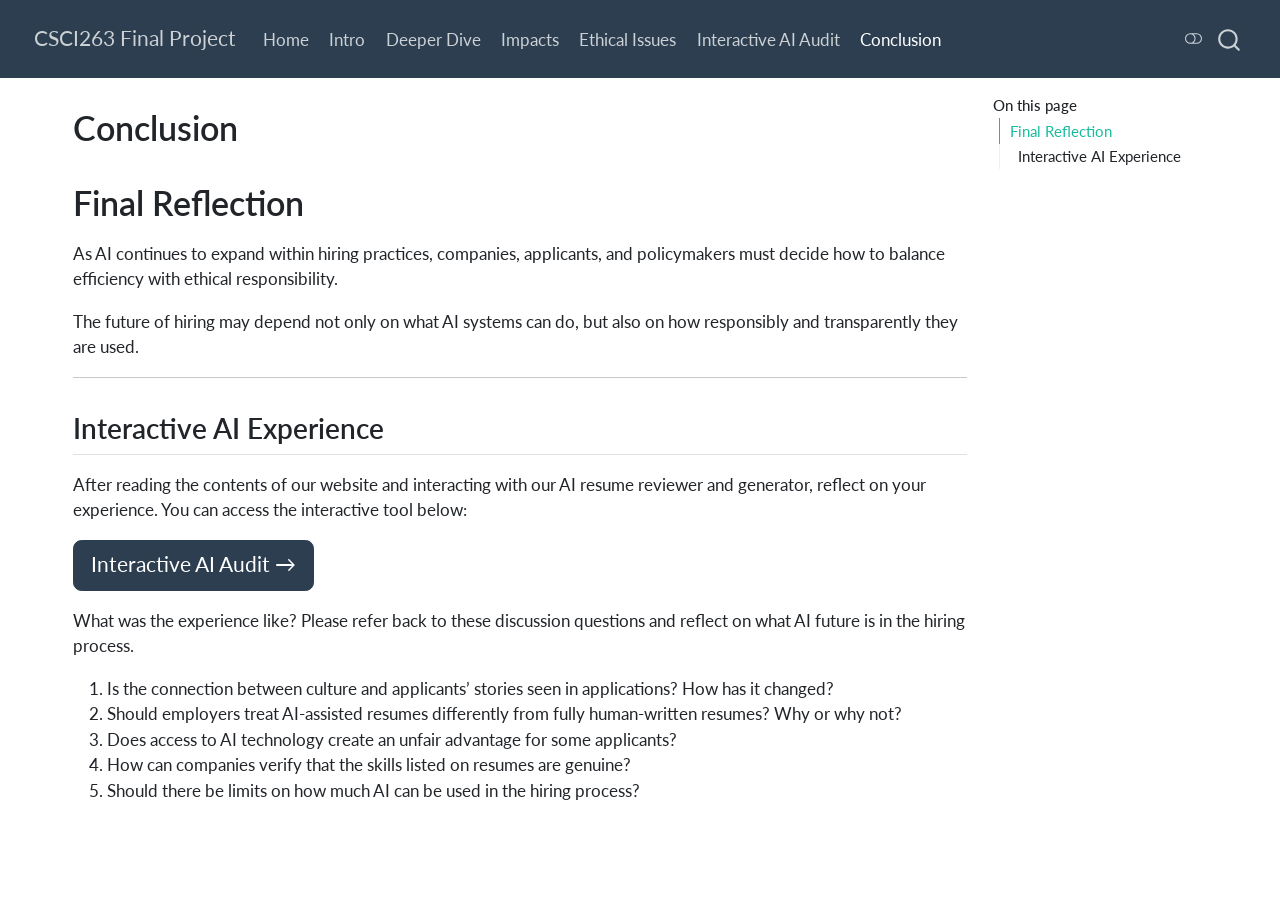
<file: docs/reflection.html>
<!DOCTYPE html>
<html xmlns="http://www.w3.org/1999/xhtml" lang="en" xml:lang="en"><head>

<meta charset="utf-8">
<meta name="generator" content="quarto-1.8.25">

<meta name="viewport" content="width=device-width, initial-scale=1.0, user-scalable=yes">


<title>Conclusion – CSCI263 Final Project</title>
<style>
code{white-space: pre-wrap;}
span.smallcaps{font-variant: small-caps;}
div.columns{display: flex; gap: min(4vw, 1.5em);}
div.column{flex: auto; overflow-x: auto;}
div.hanging-indent{margin-left: 1.5em; text-indent: -1.5em;}
ul.task-list{list-style: none;}
ul.task-list li input[type="checkbox"] {
  width: 0.8em;
  margin: 0 0.8em 0.2em -1em; /* quarto-specific, see https://github.com/quarto-dev/quarto-cli/issues/4556 */ 
  vertical-align: middle;
}
</style>


<script src="site_libs/quarto-nav/quarto-nav.js"></script>
<script src="site_libs/quarto-nav/headroom.min.js"></script>
<script src="site_libs/clipboard/clipboard.min.js"></script>
<script src="site_libs/quarto-search/autocomplete.umd.js"></script>
<script src="site_libs/quarto-search/fuse.min.js"></script>
<script src="site_libs/quarto-search/quarto-search.js"></script>
<meta name="quarto:offset" content="./">
<script src="site_libs/quarto-html/quarto.js" type="module"></script>
<script src="site_libs/quarto-html/tabsets/tabsets.js" type="module"></script>
<script src="site_libs/quarto-html/axe/axe-check.js" type="module"></script>
<script src="site_libs/quarto-html/popper.min.js"></script>
<script src="site_libs/quarto-html/tippy.umd.min.js"></script>
<script src="site_libs/quarto-html/anchor.min.js"></script>
<link href="site_libs/quarto-html/tippy.css" rel="stylesheet">
<link href="site_libs/quarto-html/quarto-syntax-highlighting-7b89279ff1a6dce999919e0e67d4d9ec.css" rel="stylesheet" class="quarto-color-scheme" id="quarto-text-highlighting-styles">
<link href="site_libs/quarto-html/quarto-syntax-highlighting-dark-707d8167ce6003fca903bfe2be84ab7f.css" rel="stylesheet" class="quarto-color-scheme quarto-color-alternate" id="quarto-text-highlighting-styles">
<link href="site_libs/quarto-html/quarto-syntax-highlighting-7b89279ff1a6dce999919e0e67d4d9ec.css" rel="stylesheet" class="quarto-color-scheme-extra" id="quarto-text-highlighting-styles">
<script src="site_libs/bootstrap/bootstrap.min.js"></script>
<link href="site_libs/bootstrap/bootstrap-icons.css" rel="stylesheet">
<link href="site_libs/bootstrap/bootstrap-f93c2b1f3f0577f377aefa4848a86a36.min.css" rel="stylesheet" append-hash="true" class="quarto-color-scheme" id="quarto-bootstrap" data-mode="light">
<link href="site_libs/bootstrap/bootstrap-dark-0d4a9d19931feb4fee1ddab4b2489000.min.css" rel="stylesheet" append-hash="true" class="quarto-color-scheme quarto-color-alternate" id="quarto-bootstrap" data-mode="dark">
<link href="site_libs/bootstrap/bootstrap-f93c2b1f3f0577f377aefa4848a86a36.min.css" rel="stylesheet" append-hash="true" class="quarto-color-scheme-extra" id="quarto-bootstrap" data-mode="light">
<script id="quarto-search-options" type="application/json">{
  "location": "navbar",
  "copy-button": false,
  "collapse-after": 3,
  "panel-placement": "end",
  "type": "overlay",
  "limit": 50,
  "keyboard-shortcut": [
    "f",
    "/",
    "s"
  ],
  "show-item-context": false,
  "language": {
    "search-no-results-text": "No results",
    "search-matching-documents-text": "matching documents",
    "search-copy-link-title": "Copy link to search",
    "search-hide-matches-text": "Hide additional matches",
    "search-more-match-text": "more match in this document",
    "search-more-matches-text": "more matches in this document",
    "search-clear-button-title": "Clear",
    "search-text-placeholder": "",
    "search-detached-cancel-button-title": "Cancel",
    "search-submit-button-title": "Submit",
    "search-label": "Search"
  }
}</script>


<link rel="stylesheet" href="styles.css">
</head>

<body class="nav-fixed quarto-light"><script id="quarto-html-before-body" type="application/javascript">
    const toggleBodyColorMode = (bsSheetEl) => {
      const mode = bsSheetEl.getAttribute("data-mode");
      const bodyEl = window.document.querySelector("body");
      if (mode === "dark") {
        bodyEl.classList.add("quarto-dark");
        bodyEl.classList.remove("quarto-light");
      } else {
        bodyEl.classList.add("quarto-light");
        bodyEl.classList.remove("quarto-dark");
      }
    }
    const toggleBodyColorPrimary = () => {
      const bsSheetEl = window.document.querySelector("link#quarto-bootstrap:not([rel=disabled-stylesheet])");
      if (bsSheetEl) {
        toggleBodyColorMode(bsSheetEl);
      }
    }
    const setColorSchemeToggle = (alternate) => {
      const toggles = window.document.querySelectorAll('.quarto-color-scheme-toggle');
      for (let i=0; i < toggles.length; i++) {
        const toggle = toggles[i];
        if (toggle) {
          if (alternate) {
            toggle.classList.add("alternate");
          } else {
            toggle.classList.remove("alternate");
          }
        }
      }
    };
    const toggleColorMode = (alternate) => {
      // Switch the stylesheets
      const primaryStylesheets = window.document.querySelectorAll('link.quarto-color-scheme:not(.quarto-color-alternate)');
      const alternateStylesheets = window.document.querySelectorAll('link.quarto-color-scheme.quarto-color-alternate');
      manageTransitions('#quarto-margin-sidebar .nav-link', false);
      if (alternate) {
        // note: dark is layered on light, we don't disable primary!
        enableStylesheet(alternateStylesheets);
        for (const sheetNode of alternateStylesheets) {
          if (sheetNode.id === "quarto-bootstrap") {
            toggleBodyColorMode(sheetNode);
          }
        }
      } else {
        disableStylesheet(alternateStylesheets);
        enableStylesheet(primaryStylesheets)
        toggleBodyColorPrimary();
      }
      manageTransitions('#quarto-margin-sidebar .nav-link', true);
      // Switch the toggles
      setColorSchemeToggle(alternate)
      // Hack to workaround the fact that safari doesn't
      // properly recolor the scrollbar when toggling (#1455)
      if (navigator.userAgent.indexOf('Safari') > 0 && navigator.userAgent.indexOf('Chrome') == -1) {
        manageTransitions("body", false);
        window.scrollTo(0, 1);
        setTimeout(() => {
          window.scrollTo(0, 0);
          manageTransitions("body", true);
        }, 40);
      }
    }
    const disableStylesheet = (stylesheets) => {
      for (let i=0; i < stylesheets.length; i++) {
        const stylesheet = stylesheets[i];
        stylesheet.rel = 'disabled-stylesheet';
      }
    }
    const enableStylesheet = (stylesheets) => {
      for (let i=0; i < stylesheets.length; i++) {
        const stylesheet = stylesheets[i];
        if(stylesheet.rel !== 'stylesheet') { // for Chrome, which will still FOUC without this check
          stylesheet.rel = 'stylesheet';
        }
      }
    }
    const manageTransitions = (selector, allowTransitions) => {
      const els = window.document.querySelectorAll(selector);
      for (let i=0; i < els.length; i++) {
        const el = els[i];
        if (allowTransitions) {
          el.classList.remove('notransition');
        } else {
          el.classList.add('notransition');
        }
      }
    }
    const isFileUrl = () => {
      return window.location.protocol === 'file:';
    }
    const hasAlternateSentinel = () => {
      let styleSentinel = getColorSchemeSentinel();
      if (styleSentinel !== null) {
        return styleSentinel === "alternate";
      } else {
        return false;
      }
    }
    const setStyleSentinel = (alternate) => {
      const value = alternate ? "alternate" : "default";
      if (!isFileUrl()) {
        window.localStorage.setItem("quarto-color-scheme", value);
      } else {
        localAlternateSentinel = value;
      }
    }
    const getColorSchemeSentinel = () => {
      if (!isFileUrl()) {
        const storageValue = window.localStorage.getItem("quarto-color-scheme");
        return storageValue != null ? storageValue : localAlternateSentinel;
      } else {
        return localAlternateSentinel;
      }
    }
    const toggleGiscusIfUsed = (isAlternate, darkModeDefault) => {
      const baseTheme = document.querySelector('#giscus-base-theme')?.value ?? 'light';
      const alternateTheme = document.querySelector('#giscus-alt-theme')?.value ?? 'dark';
      let newTheme = '';
      if(authorPrefersDark) {
        newTheme = isAlternate ? baseTheme : alternateTheme;
      } else {
        newTheme = isAlternate ? alternateTheme : baseTheme;
      }
      const changeGiscusTheme = () => {
        // From: https://github.com/giscus/giscus/issues/336
        const sendMessage = (message) => {
          const iframe = document.querySelector('iframe.giscus-frame');
          if (!iframe) return;
          iframe.contentWindow.postMessage({ giscus: message }, 'https://giscus.app');
        }
        sendMessage({
          setConfig: {
            theme: newTheme
          }
        });
      }
      const isGiscussLoaded = window.document.querySelector('iframe.giscus-frame') !== null;
      if (isGiscussLoaded) {
        changeGiscusTheme();
      }
    };
    const authorPrefersDark = false;
    const darkModeDefault = authorPrefersDark;
      document.querySelector('link#quarto-text-highlighting-styles.quarto-color-scheme-extra').rel = 'disabled-stylesheet';
      document.querySelector('link#quarto-bootstrap.quarto-color-scheme-extra').rel = 'disabled-stylesheet';
    let localAlternateSentinel = darkModeDefault ? 'alternate' : 'default';
    // Dark / light mode switch
    window.quartoToggleColorScheme = () => {
      // Read the current dark / light value
      let toAlternate = !hasAlternateSentinel();
      toggleColorMode(toAlternate);
      setStyleSentinel(toAlternate);
      toggleGiscusIfUsed(toAlternate, darkModeDefault);
      window.dispatchEvent(new Event('resize'));
    };
    // Switch to dark mode if need be
    if (hasAlternateSentinel()) {
      toggleColorMode(true);
    } else {
      toggleColorMode(false);
    }
  </script>

<div id="quarto-search-results"></div>
  <header id="quarto-header" class="headroom fixed-top">
    <nav class="navbar navbar-expand-lg " data-bs-theme="dark">
      <div class="navbar-container container-fluid">
      <div class="navbar-brand-container mx-auto">
    <a href="./index.html" class="navbar-brand navbar-brand-logo">
    </a>
    <a class="navbar-brand" href="./index.html">
    <span class="navbar-title">CSCI263 Final Project</span>
    </a>
  </div>
            <div id="quarto-search" class="" title="Search"></div>
          <button class="navbar-toggler" type="button" data-bs-toggle="collapse" data-bs-target="#navbarCollapse" aria-controls="navbarCollapse" role="menu" aria-expanded="false" aria-label="Toggle navigation" onclick="if (window.quartoToggleHeadroom) { window.quartoToggleHeadroom(); }">
  <span class="navbar-toggler-icon"></span>
</button>
          <div class="collapse navbar-collapse" id="navbarCollapse">
            <ul class="navbar-nav navbar-nav-scroll me-auto">
  <li class="nav-item">
    <a class="nav-link" href="./index.html"> 
<span class="menu-text">Home</span></a>
  </li>  
  <li class="nav-item">
    <a class="nav-link" href="./intro.html"> 
<span class="menu-text">Intro</span></a>
  </li>  
  <li class="nav-item">
    <a class="nav-link" href="./research.html"> 
<span class="menu-text">Deeper Dive</span></a>
  </li>  
  <li class="nav-item">
    <a class="nav-link" href="./impacts.html"> 
<span class="menu-text">Impacts</span></a>
  </li>  
  <li class="nav-item">
    <a class="nav-link" href="./ethics.html"> 
<span class="menu-text">Ethical Issues</span></a>
  </li>  
  <li class="nav-item">
    <a class="nav-link" href="./interactive.html"> 
<span class="menu-text">Interactive AI Audit</span></a>
  </li>  
  <li class="nav-item">
    <a class="nav-link active" href="./reflection.html" aria-current="page"> 
<span class="menu-text">Conclusion</span></a>
  </li>  
</ul>
          </div> <!-- /navcollapse -->
            <div class="quarto-navbar-tools">
  <a href="" class="quarto-color-scheme-toggle quarto-navigation-tool  px-1" onclick="window.quartoToggleColorScheme(); return false;" title="Toggle dark mode"><i class="bi"></i></a>
</div>
      </div> <!-- /container-fluid -->
    </nav>
</header>
<!-- content -->
<div id="quarto-content" class="quarto-container page-columns page-rows-contents page-layout-full page-navbar">
<!-- sidebar -->
<!-- margin-sidebar -->
    <div id="quarto-margin-sidebar" class="sidebar margin-sidebar">
        <nav id="TOC" role="doc-toc" class="toc-active">
    <h2 id="toc-title">On this page</h2>
   
  <ul>
  <li><a href="#final-reflection" id="toc-final-reflection" class="nav-link active" data-scroll-target="#final-reflection">Final Reflection</a>
  <ul class="collapse">
  <li><a href="#interactive-ai-experience" id="toc-interactive-ai-experience" class="nav-link" data-scroll-target="#interactive-ai-experience">Interactive AI Experience</a></li>
  </ul></li>
  </ul>
</nav>
    </div>
<!-- main -->
<main class="content column-page-left" id="quarto-document-content">


<header id="title-block-header" class="quarto-title-block default">
<div class="quarto-title">
<h1 class="title">Conclusion</h1>
</div>



<div class="quarto-title-meta column-page-left">

    
  
    
  </div>
  


</header>


<section id="final-reflection" class="level1">
<h1>Final Reflection</h1>
<p>As AI continues to expand within hiring practices, companies, applicants, and policymakers must decide how to balance efficiency with ethical responsibility.</p>
<p>The future of hiring may depend not only on what AI systems can do, but also on how responsibly and transparently they are used.</p>
<hr>
<section id="interactive-ai-experience" class="level2">
<h2 class="anchored" data-anchor-id="interactive-ai-experience">Interactive AI Experience</h2>
<p>After reading the contents of our website and interacting with our AI resume reviewer and generator, reflect on your experience. You can access the interactive tool below:</p>
<p><a href="./interactive.html" class="btn btn-primary btn-lg" role="button"> Interactive AI Audit →</a></p>
<p>What was the experience like? Please refer back to these discussion questions and reflect on what AI future is in the hiring process.</p>
<ol type="1">
<li>Is the connection between culture and applicants’ stories seen in applications? How has it changed?</li>
<li>Should employers treat AI-assisted resumes differently from fully human-written resumes? Why or why not?</li>
<li>Does access to AI technology create an unfair advantage for some applicants?</li>
<li>How can companies verify that the skills listed on resumes are genuine?</li>
<li>Should there be limits on how much AI can be used in the hiring process?</li>
</ol>


</section>
</section>

</main> <!-- /main -->
<script id="quarto-html-after-body" type="application/javascript">
  window.document.addEventListener("DOMContentLoaded", function (event) {
    // Ensure there is a toggle, if there isn't float one in the top right
    if (window.document.querySelector('.quarto-color-scheme-toggle') === null) {
      const a = window.document.createElement('a');
      a.classList.add('top-right');
      a.classList.add('quarto-color-scheme-toggle');
      a.href = "";
      a.onclick = function() { try { window.quartoToggleColorScheme(); } catch {} return false; };
      const i = window.document.createElement("i");
      i.classList.add('bi');
      a.appendChild(i);
      window.document.body.appendChild(a);
    }
    setColorSchemeToggle(hasAlternateSentinel())
    const icon = "";
    const anchorJS = new window.AnchorJS();
    anchorJS.options = {
      placement: 'right',
      icon: icon
    };
    anchorJS.add('.anchored');
    const isCodeAnnotation = (el) => {
      for (const clz of el.classList) {
        if (clz.startsWith('code-annotation-')) {                     
          return true;
        }
      }
      return false;
    }
    const onCopySuccess = function(e) {
      // button target
      const button = e.trigger;
      // don't keep focus
      button.blur();
      // flash "checked"
      button.classList.add('code-copy-button-checked');
      var currentTitle = button.getAttribute("title");
      button.setAttribute("title", "Copied!");
      let tooltip;
      if (window.bootstrap) {
        button.setAttribute("data-bs-toggle", "tooltip");
        button.setAttribute("data-bs-placement", "left");
        button.setAttribute("data-bs-title", "Copied!");
        tooltip = new bootstrap.Tooltip(button, 
          { trigger: "manual", 
            customClass: "code-copy-button-tooltip",
            offset: [0, -8]});
        tooltip.show();    
      }
      setTimeout(function() {
        if (tooltip) {
          tooltip.hide();
          button.removeAttribute("data-bs-title");
          button.removeAttribute("data-bs-toggle");
          button.removeAttribute("data-bs-placement");
        }
        button.setAttribute("title", currentTitle);
        button.classList.remove('code-copy-button-checked');
      }, 1000);
      // clear code selection
      e.clearSelection();
    }
    const getTextToCopy = function(trigger) {
      const outerScaffold = trigger.parentElement.cloneNode(true);
      const codeEl = outerScaffold.querySelector('code');
      for (const childEl of codeEl.children) {
        if (isCodeAnnotation(childEl)) {
          childEl.remove();
        }
      }
      return codeEl.innerText;
    }
    const clipboard = new window.ClipboardJS('.code-copy-button:not([data-in-quarto-modal])', {
      text: getTextToCopy
    });
    clipboard.on('success', onCopySuccess);
    if (window.document.getElementById('quarto-embedded-source-code-modal')) {
      const clipboardModal = new window.ClipboardJS('.code-copy-button[data-in-quarto-modal]', {
        text: getTextToCopy,
        container: window.document.getElementById('quarto-embedded-source-code-modal')
      });
      clipboardModal.on('success', onCopySuccess);
    }
      var localhostRegex = new RegExp(/^(?:http|https):\/\/localhost\:?[0-9]*\//);
      var mailtoRegex = new RegExp(/^mailto:/);
        var filterRegex = new RegExp('/' + window.location.host + '/');
      var isInternal = (href) => {
          return filterRegex.test(href) || localhostRegex.test(href) || mailtoRegex.test(href);
      }
      // Inspect non-navigation links and adorn them if external
     var links = window.document.querySelectorAll('a[href]:not(.nav-link):not(.navbar-brand):not(.toc-action):not(.sidebar-link):not(.sidebar-item-toggle):not(.pagination-link):not(.no-external):not([aria-hidden]):not(.dropdown-item):not(.quarto-navigation-tool):not(.about-link)');
      for (var i=0; i<links.length; i++) {
        const link = links[i];
        if (!isInternal(link.href)) {
          // undo the damage that might have been done by quarto-nav.js in the case of
          // links that we want to consider external
          if (link.dataset.originalHref !== undefined) {
            link.href = link.dataset.originalHref;
          }
        }
      }
    function tippyHover(el, contentFn, onTriggerFn, onUntriggerFn) {
      const config = {
        allowHTML: true,
        maxWidth: 500,
        delay: 100,
        arrow: false,
        appendTo: function(el) {
            return el.parentElement;
        },
        interactive: true,
        interactiveBorder: 10,
        theme: 'quarto',
        placement: 'bottom-start',
      };
      if (contentFn) {
        config.content = contentFn;
      }
      if (onTriggerFn) {
        config.onTrigger = onTriggerFn;
      }
      if (onUntriggerFn) {
        config.onUntrigger = onUntriggerFn;
      }
      window.tippy(el, config); 
    }
    const noterefs = window.document.querySelectorAll('a[role="doc-noteref"]');
    for (var i=0; i<noterefs.length; i++) {
      const ref = noterefs[i];
      tippyHover(ref, function() {
        // use id or data attribute instead here
        let href = ref.getAttribute('data-footnote-href') || ref.getAttribute('href');
        try { href = new URL(href).hash; } catch {}
        const id = href.replace(/^#\/?/, "");
        const note = window.document.getElementById(id);
        if (note) {
          return note.innerHTML;
        } else {
          return "";
        }
      });
    }
    const xrefs = window.document.querySelectorAll('a.quarto-xref');
    const processXRef = (id, note) => {
      // Strip column container classes
      const stripColumnClz = (el) => {
        el.classList.remove("page-full", "page-columns");
        if (el.children) {
          for (const child of el.children) {
            stripColumnClz(child);
          }
        }
      }
      stripColumnClz(note)
      if (id === null || id.startsWith('sec-')) {
        // Special case sections, only their first couple elements
        const container = document.createElement("div");
        if (note.children && note.children.length > 2) {
          container.appendChild(note.children[0].cloneNode(true));
          for (let i = 1; i < note.children.length; i++) {
            const child = note.children[i];
            if (child.tagName === "P" && child.innerText === "") {
              continue;
            } else {
              container.appendChild(child.cloneNode(true));
              break;
            }
          }
          if (window.Quarto?.typesetMath) {
            window.Quarto.typesetMath(container);
          }
          return container.innerHTML
        } else {
          if (window.Quarto?.typesetMath) {
            window.Quarto.typesetMath(note);
          }
          return note.innerHTML;
        }
      } else {
        // Remove any anchor links if they are present
        const anchorLink = note.querySelector('a.anchorjs-link');
        if (anchorLink) {
          anchorLink.remove();
        }
        if (window.Quarto?.typesetMath) {
          window.Quarto.typesetMath(note);
        }
        if (note.classList.contains("callout")) {
          return note.outerHTML;
        } else {
          return note.innerHTML;
        }
      }
    }
    for (var i=0; i<xrefs.length; i++) {
      const xref = xrefs[i];
      tippyHover(xref, undefined, function(instance) {
        instance.disable();
        let url = xref.getAttribute('href');
        let hash = undefined; 
        if (url.startsWith('#')) {
          hash = url;
        } else {
          try { hash = new URL(url).hash; } catch {}
        }
        if (hash) {
          const id = hash.replace(/^#\/?/, "");
          const note = window.document.getElementById(id);
          if (note !== null) {
            try {
              const html = processXRef(id, note.cloneNode(true));
              instance.setContent(html);
            } finally {
              instance.enable();
              instance.show();
            }
          } else {
            // See if we can fetch this
            fetch(url.split('#')[0])
            .then(res => res.text())
            .then(html => {
              const parser = new DOMParser();
              const htmlDoc = parser.parseFromString(html, "text/html");
              const note = htmlDoc.getElementById(id);
              if (note !== null) {
                const html = processXRef(id, note);
                instance.setContent(html);
              } 
            }).finally(() => {
              instance.enable();
              instance.show();
            });
          }
        } else {
          // See if we can fetch a full url (with no hash to target)
          // This is a special case and we should probably do some content thinning / targeting
          fetch(url)
          .then(res => res.text())
          .then(html => {
            const parser = new DOMParser();
            const htmlDoc = parser.parseFromString(html, "text/html");
            const note = htmlDoc.querySelector('main.content');
            if (note !== null) {
              // This should only happen for chapter cross references
              // (since there is no id in the URL)
              // remove the first header
              if (note.children.length > 0 && note.children[0].tagName === "HEADER") {
                note.children[0].remove();
              }
              const html = processXRef(null, note);
              instance.setContent(html);
            } 
          }).finally(() => {
            instance.enable();
            instance.show();
          });
        }
      }, function(instance) {
      });
    }
        let selectedAnnoteEl;
        const selectorForAnnotation = ( cell, annotation) => {
          let cellAttr = 'data-code-cell="' + cell + '"';
          let lineAttr = 'data-code-annotation="' +  annotation + '"';
          const selector = 'span[' + cellAttr + '][' + lineAttr + ']';
          return selector;
        }
        const selectCodeLines = (annoteEl) => {
          const doc = window.document;
          const targetCell = annoteEl.getAttribute("data-target-cell");
          const targetAnnotation = annoteEl.getAttribute("data-target-annotation");
          const annoteSpan = window.document.querySelector(selectorForAnnotation(targetCell, targetAnnotation));
          const lines = annoteSpan.getAttribute("data-code-lines").split(",");
          const lineIds = lines.map((line) => {
            return targetCell + "-" + line;
          })
          let top = null;
          let height = null;
          let parent = null;
          if (lineIds.length > 0) {
              //compute the position of the single el (top and bottom and make a div)
              const el = window.document.getElementById(lineIds[0]);
              top = el.offsetTop;
              height = el.offsetHeight;
              parent = el.parentElement.parentElement;
            if (lineIds.length > 1) {
              const lastEl = window.document.getElementById(lineIds[lineIds.length - 1]);
              const bottom = lastEl.offsetTop + lastEl.offsetHeight;
              height = bottom - top;
            }
            if (top !== null && height !== null && parent !== null) {
              // cook up a div (if necessary) and position it 
              let div = window.document.getElementById("code-annotation-line-highlight");
              if (div === null) {
                div = window.document.createElement("div");
                div.setAttribute("id", "code-annotation-line-highlight");
                div.style.position = 'absolute';
                parent.appendChild(div);
              }
              div.style.top = top - 2 + "px";
              div.style.height = height + 4 + "px";
              div.style.left = 0;
              let gutterDiv = window.document.getElementById("code-annotation-line-highlight-gutter");
              if (gutterDiv === null) {
                gutterDiv = window.document.createElement("div");
                gutterDiv.setAttribute("id", "code-annotation-line-highlight-gutter");
                gutterDiv.style.position = 'absolute';
                const codeCell = window.document.getElementById(targetCell);
                const gutter = codeCell.querySelector('.code-annotation-gutter');
                gutter.appendChild(gutterDiv);
              }
              gutterDiv.style.top = top - 2 + "px";
              gutterDiv.style.height = height + 4 + "px";
            }
            selectedAnnoteEl = annoteEl;
          }
        };
        const unselectCodeLines = () => {
          const elementsIds = ["code-annotation-line-highlight", "code-annotation-line-highlight-gutter"];
          elementsIds.forEach((elId) => {
            const div = window.document.getElementById(elId);
            if (div) {
              div.remove();
            }
          });
          selectedAnnoteEl = undefined;
        };
          // Handle positioning of the toggle
      window.addEventListener(
        "resize",
        throttle(() => {
          elRect = undefined;
          if (selectedAnnoteEl) {
            selectCodeLines(selectedAnnoteEl);
          }
        }, 10)
      );
      function throttle(fn, ms) {
      let throttle = false;
      let timer;
        return (...args) => {
          if(!throttle) { // first call gets through
              fn.apply(this, args);
              throttle = true;
          } else { // all the others get throttled
              if(timer) clearTimeout(timer); // cancel #2
              timer = setTimeout(() => {
                fn.apply(this, args);
                timer = throttle = false;
              }, ms);
          }
        };
      }
        // Attach click handler to the DT
        const annoteDls = window.document.querySelectorAll('dt[data-target-cell]');
        for (const annoteDlNode of annoteDls) {
          annoteDlNode.addEventListener('click', (event) => {
            const clickedEl = event.target;
            if (clickedEl !== selectedAnnoteEl) {
              unselectCodeLines();
              const activeEl = window.document.querySelector('dt[data-target-cell].code-annotation-active');
              if (activeEl) {
                activeEl.classList.remove('code-annotation-active');
              }
              selectCodeLines(clickedEl);
              clickedEl.classList.add('code-annotation-active');
            } else {
              // Unselect the line
              unselectCodeLines();
              clickedEl.classList.remove('code-annotation-active');
            }
          });
        }
    const findCites = (el) => {
      const parentEl = el.parentElement;
      if (parentEl) {
        const cites = parentEl.dataset.cites;
        if (cites) {
          return {
            el,
            cites: cites.split(' ')
          };
        } else {
          return findCites(el.parentElement)
        }
      } else {
        return undefined;
      }
    };
    var bibliorefs = window.document.querySelectorAll('a[role="doc-biblioref"]');
    for (var i=0; i<bibliorefs.length; i++) {
      const ref = bibliorefs[i];
      const citeInfo = findCites(ref);
      if (citeInfo) {
        tippyHover(citeInfo.el, function() {
          var popup = window.document.createElement('div');
          citeInfo.cites.forEach(function(cite) {
            var citeDiv = window.document.createElement('div');
            citeDiv.classList.add('hanging-indent');
            citeDiv.classList.add('csl-entry');
            var biblioDiv = window.document.getElementById('ref-' + cite);
            if (biblioDiv) {
              citeDiv.innerHTML = biblioDiv.innerHTML;
            }
            popup.appendChild(citeDiv);
          });
          return popup.innerHTML;
        });
      }
    }
  });
  </script>
</div> <!-- /content -->




</body></html>
</file>
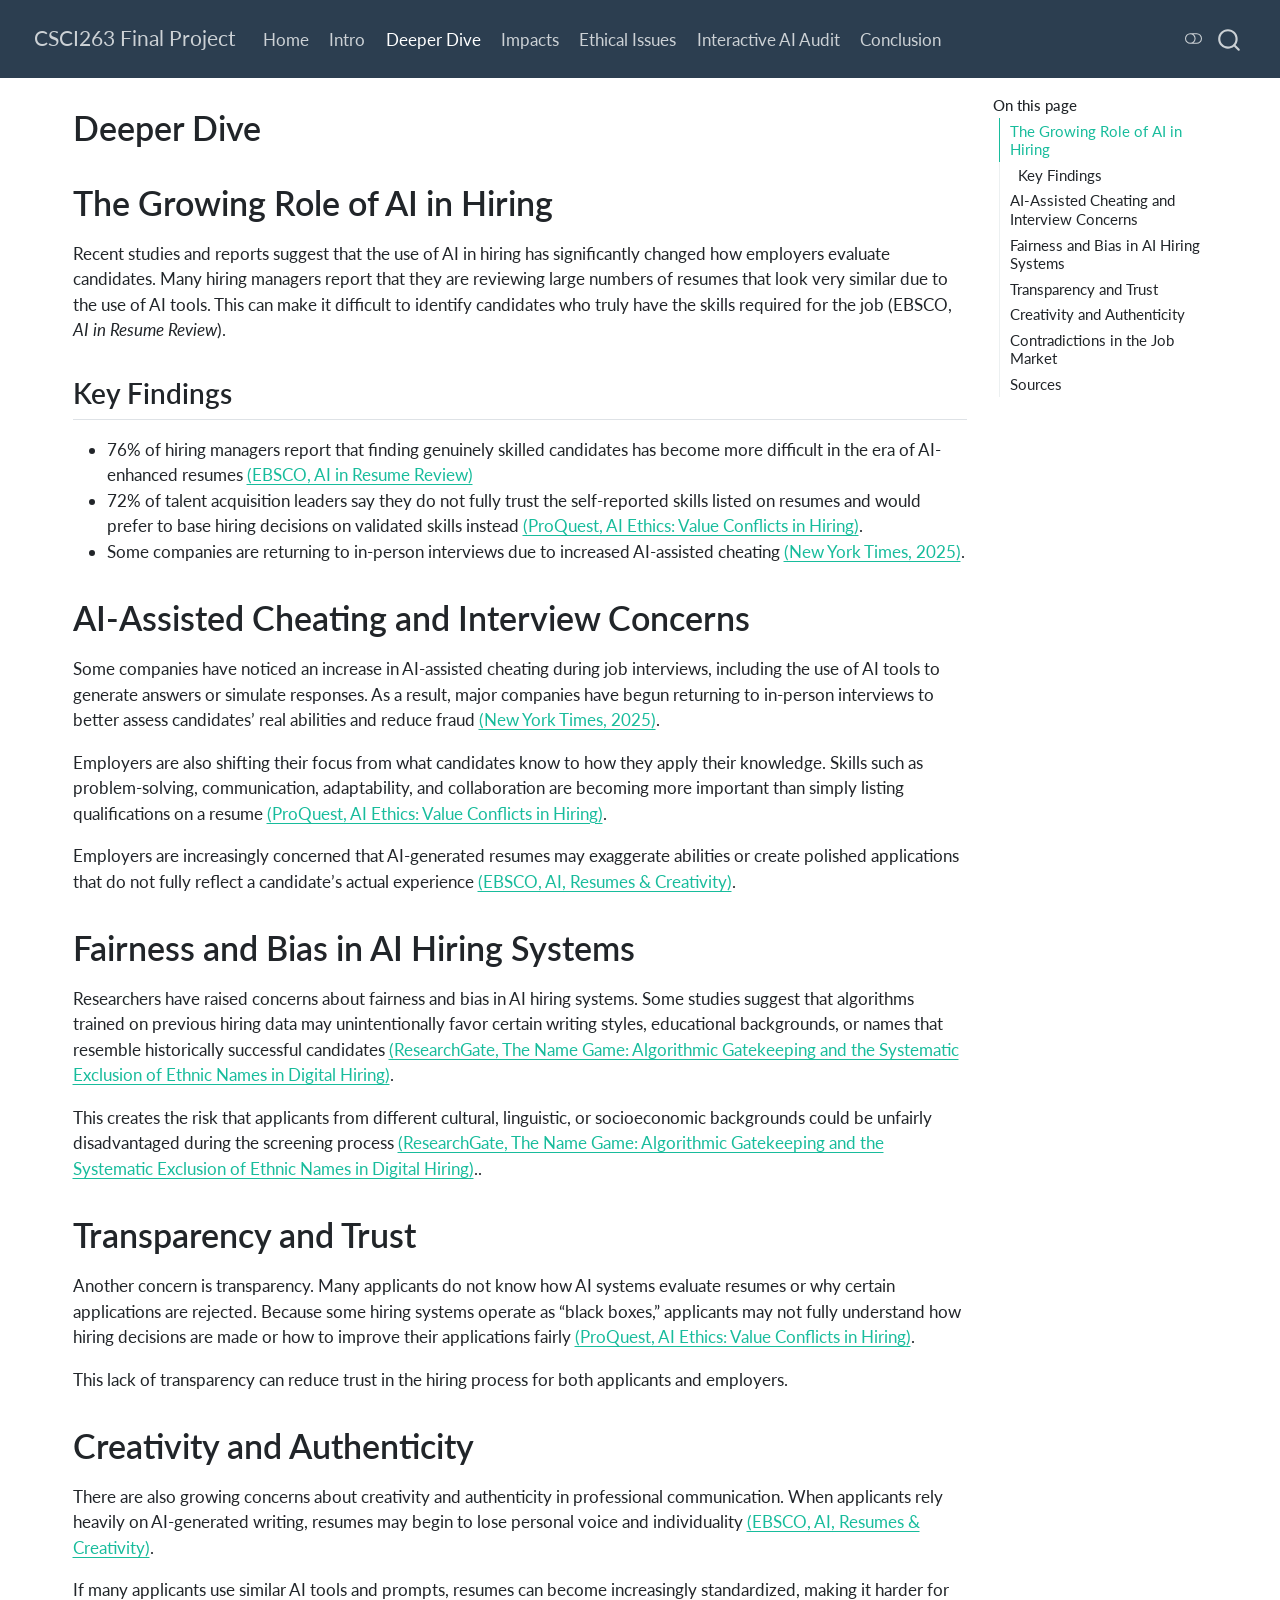
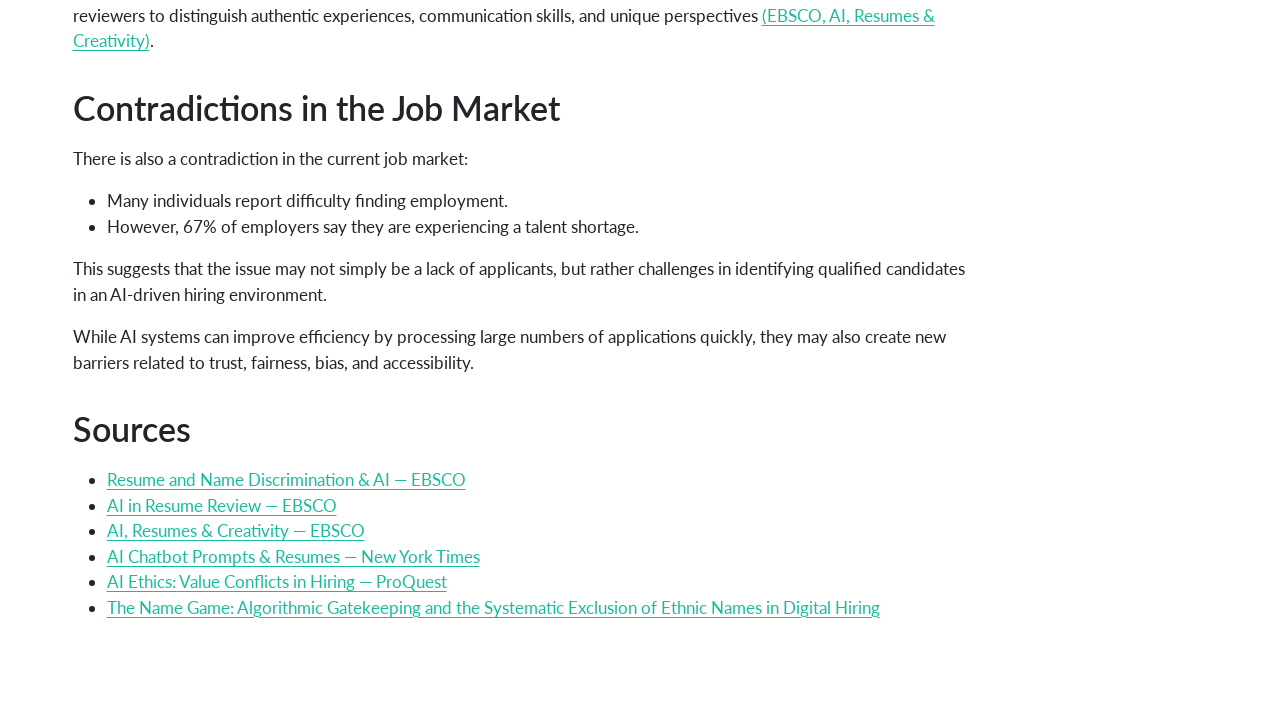
<file: docs/research.html>
<!DOCTYPE html>
<html xmlns="http://www.w3.org/1999/xhtml" lang="en" xml:lang="en"><head>

<meta charset="utf-8">
<meta name="generator" content="quarto-1.8.25">

<meta name="viewport" content="width=device-width, initial-scale=1.0, user-scalable=yes">


<title>Deeper Dive – CSCI263 Final Project</title>
<style>
code{white-space: pre-wrap;}
span.smallcaps{font-variant: small-caps;}
div.columns{display: flex; gap: min(4vw, 1.5em);}
div.column{flex: auto; overflow-x: auto;}
div.hanging-indent{margin-left: 1.5em; text-indent: -1.5em;}
ul.task-list{list-style: none;}
ul.task-list li input[type="checkbox"] {
  width: 0.8em;
  margin: 0 0.8em 0.2em -1em; /* quarto-specific, see https://github.com/quarto-dev/quarto-cli/issues/4556 */ 
  vertical-align: middle;
}
</style>


<script src="site_libs/quarto-nav/quarto-nav.js"></script>
<script src="site_libs/quarto-nav/headroom.min.js"></script>
<script src="site_libs/clipboard/clipboard.min.js"></script>
<script src="site_libs/quarto-search/autocomplete.umd.js"></script>
<script src="site_libs/quarto-search/fuse.min.js"></script>
<script src="site_libs/quarto-search/quarto-search.js"></script>
<meta name="quarto:offset" content="./">
<script src="site_libs/quarto-html/quarto.js" type="module"></script>
<script src="site_libs/quarto-html/tabsets/tabsets.js" type="module"></script>
<script src="site_libs/quarto-html/axe/axe-check.js" type="module"></script>
<script src="site_libs/quarto-html/popper.min.js"></script>
<script src="site_libs/quarto-html/tippy.umd.min.js"></script>
<script src="site_libs/quarto-html/anchor.min.js"></script>
<link href="site_libs/quarto-html/tippy.css" rel="stylesheet">
<link href="site_libs/quarto-html/quarto-syntax-highlighting-7b89279ff1a6dce999919e0e67d4d9ec.css" rel="stylesheet" class="quarto-color-scheme" id="quarto-text-highlighting-styles">
<link href="site_libs/quarto-html/quarto-syntax-highlighting-dark-707d8167ce6003fca903bfe2be84ab7f.css" rel="stylesheet" class="quarto-color-scheme quarto-color-alternate" id="quarto-text-highlighting-styles">
<link href="site_libs/quarto-html/quarto-syntax-highlighting-7b89279ff1a6dce999919e0e67d4d9ec.css" rel="stylesheet" class="quarto-color-scheme-extra" id="quarto-text-highlighting-styles">
<script src="site_libs/bootstrap/bootstrap.min.js"></script>
<link href="site_libs/bootstrap/bootstrap-icons.css" rel="stylesheet">
<link href="site_libs/bootstrap/bootstrap-f93c2b1f3f0577f377aefa4848a86a36.min.css" rel="stylesheet" append-hash="true" class="quarto-color-scheme" id="quarto-bootstrap" data-mode="light">
<link href="site_libs/bootstrap/bootstrap-dark-0d4a9d19931feb4fee1ddab4b2489000.min.css" rel="stylesheet" append-hash="true" class="quarto-color-scheme quarto-color-alternate" id="quarto-bootstrap" data-mode="dark">
<link href="site_libs/bootstrap/bootstrap-f93c2b1f3f0577f377aefa4848a86a36.min.css" rel="stylesheet" append-hash="true" class="quarto-color-scheme-extra" id="quarto-bootstrap" data-mode="light">
<script id="quarto-search-options" type="application/json">{
  "location": "navbar",
  "copy-button": false,
  "collapse-after": 3,
  "panel-placement": "end",
  "type": "overlay",
  "limit": 50,
  "keyboard-shortcut": [
    "f",
    "/",
    "s"
  ],
  "show-item-context": false,
  "language": {
    "search-no-results-text": "No results",
    "search-matching-documents-text": "matching documents",
    "search-copy-link-title": "Copy link to search",
    "search-hide-matches-text": "Hide additional matches",
    "search-more-match-text": "more match in this document",
    "search-more-matches-text": "more matches in this document",
    "search-clear-button-title": "Clear",
    "search-text-placeholder": "",
    "search-detached-cancel-button-title": "Cancel",
    "search-submit-button-title": "Submit",
    "search-label": "Search"
  }
}</script>


<link rel="stylesheet" href="styles.css">
</head>

<body class="nav-fixed quarto-light"><script id="quarto-html-before-body" type="application/javascript">
    const toggleBodyColorMode = (bsSheetEl) => {
      const mode = bsSheetEl.getAttribute("data-mode");
      const bodyEl = window.document.querySelector("body");
      if (mode === "dark") {
        bodyEl.classList.add("quarto-dark");
        bodyEl.classList.remove("quarto-light");
      } else {
        bodyEl.classList.add("quarto-light");
        bodyEl.classList.remove("quarto-dark");
      }
    }
    const toggleBodyColorPrimary = () => {
      const bsSheetEl = window.document.querySelector("link#quarto-bootstrap:not([rel=disabled-stylesheet])");
      if (bsSheetEl) {
        toggleBodyColorMode(bsSheetEl);
      }
    }
    const setColorSchemeToggle = (alternate) => {
      const toggles = window.document.querySelectorAll('.quarto-color-scheme-toggle');
      for (let i=0; i < toggles.length; i++) {
        const toggle = toggles[i];
        if (toggle) {
          if (alternate) {
            toggle.classList.add("alternate");
          } else {
            toggle.classList.remove("alternate");
          }
        }
      }
    };
    const toggleColorMode = (alternate) => {
      // Switch the stylesheets
      const primaryStylesheets = window.document.querySelectorAll('link.quarto-color-scheme:not(.quarto-color-alternate)');
      const alternateStylesheets = window.document.querySelectorAll('link.quarto-color-scheme.quarto-color-alternate');
      manageTransitions('#quarto-margin-sidebar .nav-link', false);
      if (alternate) {
        // note: dark is layered on light, we don't disable primary!
        enableStylesheet(alternateStylesheets);
        for (const sheetNode of alternateStylesheets) {
          if (sheetNode.id === "quarto-bootstrap") {
            toggleBodyColorMode(sheetNode);
          }
        }
      } else {
        disableStylesheet(alternateStylesheets);
        enableStylesheet(primaryStylesheets)
        toggleBodyColorPrimary();
      }
      manageTransitions('#quarto-margin-sidebar .nav-link', true);
      // Switch the toggles
      setColorSchemeToggle(alternate)
      // Hack to workaround the fact that safari doesn't
      // properly recolor the scrollbar when toggling (#1455)
      if (navigator.userAgent.indexOf('Safari') > 0 && navigator.userAgent.indexOf('Chrome') == -1) {
        manageTransitions("body", false);
        window.scrollTo(0, 1);
        setTimeout(() => {
          window.scrollTo(0, 0);
          manageTransitions("body", true);
        }, 40);
      }
    }
    const disableStylesheet = (stylesheets) => {
      for (let i=0; i < stylesheets.length; i++) {
        const stylesheet = stylesheets[i];
        stylesheet.rel = 'disabled-stylesheet';
      }
    }
    const enableStylesheet = (stylesheets) => {
      for (let i=0; i < stylesheets.length; i++) {
        const stylesheet = stylesheets[i];
        if(stylesheet.rel !== 'stylesheet') { // for Chrome, which will still FOUC without this check
          stylesheet.rel = 'stylesheet';
        }
      }
    }
    const manageTransitions = (selector, allowTransitions) => {
      const els = window.document.querySelectorAll(selector);
      for (let i=0; i < els.length; i++) {
        const el = els[i];
        if (allowTransitions) {
          el.classList.remove('notransition');
        } else {
          el.classList.add('notransition');
        }
      }
    }
    const isFileUrl = () => {
      return window.location.protocol === 'file:';
    }
    const hasAlternateSentinel = () => {
      let styleSentinel = getColorSchemeSentinel();
      if (styleSentinel !== null) {
        return styleSentinel === "alternate";
      } else {
        return false;
      }
    }
    const setStyleSentinel = (alternate) => {
      const value = alternate ? "alternate" : "default";
      if (!isFileUrl()) {
        window.localStorage.setItem("quarto-color-scheme", value);
      } else {
        localAlternateSentinel = value;
      }
    }
    const getColorSchemeSentinel = () => {
      if (!isFileUrl()) {
        const storageValue = window.localStorage.getItem("quarto-color-scheme");
        return storageValue != null ? storageValue : localAlternateSentinel;
      } else {
        return localAlternateSentinel;
      }
    }
    const toggleGiscusIfUsed = (isAlternate, darkModeDefault) => {
      const baseTheme = document.querySelector('#giscus-base-theme')?.value ?? 'light';
      const alternateTheme = document.querySelector('#giscus-alt-theme')?.value ?? 'dark';
      let newTheme = '';
      if(authorPrefersDark) {
        newTheme = isAlternate ? baseTheme : alternateTheme;
      } else {
        newTheme = isAlternate ? alternateTheme : baseTheme;
      }
      const changeGiscusTheme = () => {
        // From: https://github.com/giscus/giscus/issues/336
        const sendMessage = (message) => {
          const iframe = document.querySelector('iframe.giscus-frame');
          if (!iframe) return;
          iframe.contentWindow.postMessage({ giscus: message }, 'https://giscus.app');
        }
        sendMessage({
          setConfig: {
            theme: newTheme
          }
        });
      }
      const isGiscussLoaded = window.document.querySelector('iframe.giscus-frame') !== null;
      if (isGiscussLoaded) {
        changeGiscusTheme();
      }
    };
    const authorPrefersDark = false;
    const darkModeDefault = authorPrefersDark;
      document.querySelector('link#quarto-text-highlighting-styles.quarto-color-scheme-extra').rel = 'disabled-stylesheet';
      document.querySelector('link#quarto-bootstrap.quarto-color-scheme-extra').rel = 'disabled-stylesheet';
    let localAlternateSentinel = darkModeDefault ? 'alternate' : 'default';
    // Dark / light mode switch
    window.quartoToggleColorScheme = () => {
      // Read the current dark / light value
      let toAlternate = !hasAlternateSentinel();
      toggleColorMode(toAlternate);
      setStyleSentinel(toAlternate);
      toggleGiscusIfUsed(toAlternate, darkModeDefault);
      window.dispatchEvent(new Event('resize'));
    };
    // Switch to dark mode if need be
    if (hasAlternateSentinel()) {
      toggleColorMode(true);
    } else {
      toggleColorMode(false);
    }
  </script>

<div id="quarto-search-results"></div>
  <header id="quarto-header" class="headroom fixed-top">
    <nav class="navbar navbar-expand-lg " data-bs-theme="dark">
      <div class="navbar-container container-fluid">
      <div class="navbar-brand-container mx-auto">
    <a href="./index.html" class="navbar-brand navbar-brand-logo">
    </a>
    <a class="navbar-brand" href="./index.html">
    <span class="navbar-title">CSCI263 Final Project</span>
    </a>
  </div>
            <div id="quarto-search" class="" title="Search"></div>
          <button class="navbar-toggler" type="button" data-bs-toggle="collapse" data-bs-target="#navbarCollapse" aria-controls="navbarCollapse" role="menu" aria-expanded="false" aria-label="Toggle navigation" onclick="if (window.quartoToggleHeadroom) { window.quartoToggleHeadroom(); }">
  <span class="navbar-toggler-icon"></span>
</button>
          <div class="collapse navbar-collapse" id="navbarCollapse">
            <ul class="navbar-nav navbar-nav-scroll me-auto">
  <li class="nav-item">
    <a class="nav-link" href="./index.html"> 
<span class="menu-text">Home</span></a>
  </li>  
  <li class="nav-item">
    <a class="nav-link" href="./intro.html"> 
<span class="menu-text">Intro</span></a>
  </li>  
  <li class="nav-item">
    <a class="nav-link active" href="./research.html" aria-current="page"> 
<span class="menu-text">Deeper Dive</span></a>
  </li>  
  <li class="nav-item">
    <a class="nav-link" href="./impacts.html"> 
<span class="menu-text">Impacts</span></a>
  </li>  
  <li class="nav-item">
    <a class="nav-link" href="./ethics.html"> 
<span class="menu-text">Ethical Issues</span></a>
  </li>  
  <li class="nav-item">
    <a class="nav-link" href="./interactive.html"> 
<span class="menu-text">Interactive AI Audit</span></a>
  </li>  
  <li class="nav-item">
    <a class="nav-link" href="./reflection.html"> 
<span class="menu-text">Conclusion</span></a>
  </li>  
</ul>
          </div> <!-- /navcollapse -->
            <div class="quarto-navbar-tools">
  <a href="" class="quarto-color-scheme-toggle quarto-navigation-tool  px-1" onclick="window.quartoToggleColorScheme(); return false;" title="Toggle dark mode"><i class="bi"></i></a>
</div>
      </div> <!-- /container-fluid -->
    </nav>
</header>
<!-- content -->
<div id="quarto-content" class="quarto-container page-columns page-rows-contents page-layout-full page-navbar">
<!-- sidebar -->
<!-- margin-sidebar -->
    <div id="quarto-margin-sidebar" class="sidebar margin-sidebar">
        <nav id="TOC" role="doc-toc" class="toc-active">
    <h2 id="toc-title">On this page</h2>
   
  <ul>
  <li><a href="#the-growing-role-of-ai-in-hiring" id="toc-the-growing-role-of-ai-in-hiring" class="nav-link active" data-scroll-target="#the-growing-role-of-ai-in-hiring">The Growing Role of AI in Hiring</a>
  <ul class="collapse">
  <li><a href="#key-findings" id="toc-key-findings" class="nav-link" data-scroll-target="#key-findings">Key Findings</a></li>
  </ul></li>
  <li><a href="#ai-assisted-cheating-and-interview-concerns" id="toc-ai-assisted-cheating-and-interview-concerns" class="nav-link" data-scroll-target="#ai-assisted-cheating-and-interview-concerns">AI-Assisted Cheating and Interview Concerns</a></li>
  <li><a href="#fairness-and-bias-in-ai-hiring-systems" id="toc-fairness-and-bias-in-ai-hiring-systems" class="nav-link" data-scroll-target="#fairness-and-bias-in-ai-hiring-systems">Fairness and Bias in AI Hiring Systems</a></li>
  <li><a href="#transparency-and-trust" id="toc-transparency-and-trust" class="nav-link" data-scroll-target="#transparency-and-trust">Transparency and Trust</a></li>
  <li><a href="#creativity-and-authenticity" id="toc-creativity-and-authenticity" class="nav-link" data-scroll-target="#creativity-and-authenticity">Creativity and Authenticity</a></li>
  <li><a href="#contradictions-in-the-job-market" id="toc-contradictions-in-the-job-market" class="nav-link" data-scroll-target="#contradictions-in-the-job-market">Contradictions in the Job Market</a></li>
  <li><a href="#sources" id="toc-sources" class="nav-link" data-scroll-target="#sources">Sources</a></li>
  </ul>
</nav>
    </div>
<!-- main -->
<main class="content column-page-left" id="quarto-document-content">


<header id="title-block-header" class="quarto-title-block default">
<div class="quarto-title">
<h1 class="title">Deeper Dive</h1>
</div>



<div class="quarto-title-meta column-page-left">

    
  
    
  </div>
  


</header>


<section id="the-growing-role-of-ai-in-hiring" class="level1">
<h1>The Growing Role of AI in Hiring</h1>
<p>Recent studies and reports suggest that the use of AI in hiring has significantly changed how employers evaluate candidates. Many hiring managers report that they are reviewing large numbers of resumes that look very similar due to the use of AI tools. This can make it difficult to identify candidates who truly have the skills required for the job (EBSCO, <em>AI in Resume Review</em>).</p>
<section id="key-findings" class="level2">
<h2 class="anchored" data-anchor-id="key-findings">Key Findings</h2>
<ul>
<li>76% of hiring managers report that finding genuinely skilled candidates has become more difficult in the era of AI-enhanced resumes <a href="https://research-ebsco-com.content.elibrarymn.org/c/nfiawx/search/details/r7coeehicj?db=f6h&amp;limiters=None&amp;q=resume%20AND%20%22artificial%20intelligence%22&amp;searchMode=boolean">(EBSCO, AI in Resume Review)</a></li>
<li>72% of talent acquisition leaders say they do not fully trust the self-reported skills listed on resumes and would prefer to base hiring decisions on validated skills instead <a href="https://www.proquest.com/scholarly-journals/ai-ethics-david-goliath-value-conflicts-between/docview/3035302150/se-2?accountid=351">(ProQuest, AI Ethics: Value Conflicts in Hiring)</a>.</li>
<li>Some companies are returning to in-person interviews due to increased AI-assisted cheating <a href="https://www.nytimes.com/2025/10/07/business/ai-chatbot-prompts-resumes.html">(New York Times, 2025)</a>.</li>
</ul>
</section>
</section>
<section id="ai-assisted-cheating-and-interview-concerns" class="level1">
<h1>AI-Assisted Cheating and Interview Concerns</h1>
<p>Some companies have noticed an increase in AI-assisted cheating during job interviews, including the use of AI tools to generate answers or simulate responses. As a result, major companies have begun returning to in-person interviews to better assess candidates’ real abilities and reduce fraud <a href="https://www.nytimes.com/2025/10/07/business/ai-chatbot-prompts-resumes.html">(New York Times, 2025)</a>.</p>
<p>Employers are also shifting their focus from what candidates know to how they apply their knowledge. Skills such as problem-solving, communication, adaptability, and collaboration are becoming more important than simply listing qualifications on a resume <a href="https://www.proquest.com/scholarly-journals/ai-ethics-david-goliath-value-conflicts-between/docview/3035302150/se-2?accountid=351">(ProQuest, AI Ethics: Value Conflicts in Hiring)</a>.</p>
<p>Employers are increasingly concerned that AI-generated resumes may exaggerate abilities or create polished applications that do not fully reflect a candidate’s actual experience <a href="https://research-ebsco-com.content.elibrarymn.org/c/nfiawx/search/details/4n2bgsiiqb?db=f6h&amp;limiters=None&amp;q=resume%20AND%20%22artificial%20intelligence%22%20AND%20creativity&amp;searchMode=boolean">(EBSCO, AI, Resumes &amp; Creativity)</a>.</p>
</section>
<section id="fairness-and-bias-in-ai-hiring-systems" class="level1">
<h1>Fairness and Bias in AI Hiring Systems</h1>
<p>Researchers have raised concerns about fairness and bias in AI hiring systems. Some studies suggest that algorithms trained on previous hiring data may unintentionally favor certain writing styles, educational backgrounds, or names that resemble historically successful candidates <a href="https://www.researchgate.net/publication/395262744_The_Name_Game_Algorithmic_Gatekeeping_and_the_Systematic_Exclusion_of_Ethnic_Names_in_Digital_Hiring">(ResearchGate, The Name Game: Algorithmic Gatekeeping and the Systematic Exclusion of Ethnic Names in Digital Hiring)</a>.</p>
<p>This creates the risk that applicants from different cultural, linguistic, or socioeconomic backgrounds could be unfairly disadvantaged during the screening process <a href="https://www.researchgate.net/publication/395262744_The_Name_Game_Algorithmic_Gatekeeping_and_the_Systematic_Exclusion_of_Ethnic_Names_in_Digital_Hiring">(ResearchGate, The Name Game: Algorithmic Gatekeeping and the Systematic Exclusion of Ethnic Names in Digital Hiring)</a>..</p>
</section>
<section id="transparency-and-trust" class="level1">
<h1>Transparency and Trust</h1>
<p>Another concern is transparency. Many applicants do not know how AI systems evaluate resumes or why certain applications are rejected. Because some hiring systems operate as “black boxes,” applicants may not fully understand how hiring decisions are made or how to improve their applications fairly <a href="https://www.proquest.com/scholarly-journals/ai-ethics-david-goliath-value-conflicts-between/docview/3035302150/se-2?accountid=351">(ProQuest, AI Ethics: Value Conflicts in Hiring)</a>.</p>
<p>This lack of transparency can reduce trust in the hiring process for both applicants and employers.</p>
</section>
<section id="creativity-and-authenticity" class="level1">
<h1>Creativity and Authenticity</h1>
<p>There are also growing concerns about creativity and authenticity in professional communication. When applicants rely heavily on AI-generated writing, resumes may begin to lose personal voice and individuality <a href="https://research-ebsco-com.content.elibrarymn.org/c/nfiawx/search/details/4n2bgsiiqb?db=f6h&amp;limiters=None&amp;q=resume%20AND%20%22artificial%20intelligence%22%20AND%20creativity&amp;searchMode=boolean">(EBSCO, AI, Resumes &amp; Creativity)</a>.</p>
<p>If many applicants use similar AI tools and prompts, resumes can become increasingly standardized, making it harder for reviewers to distinguish authentic experiences, communication skills, and unique perspectives <a href="https://research-ebsco-com.content.elibrarymn.org/c/nfiawx/search/details/4n2bgsiiqb?db=f6h&amp;limiters=None&amp;q=resume%20AND%20%22artificial%20intelligence%22%20AND%20creativity&amp;searchMode=boolean">(EBSCO, AI, Resumes &amp; Creativity)</a>.</p>
</section>
<section id="contradictions-in-the-job-market" class="level1">
<h1>Contradictions in the Job Market</h1>
<p>There is also a contradiction in the current job market:</p>
<ul>
<li>Many individuals report difficulty finding employment.</li>
<li>However, 67% of employers say they are experiencing a talent shortage.</li>
</ul>
<p>This suggests that the issue may not simply be a lack of applicants, but rather challenges in identifying qualified candidates in an AI-driven hiring environment.</p>
<p>While AI systems can improve efficiency by processing large numbers of applications quickly, they may also create new barriers related to trust, fairness, bias, and accessibility.</p>
</section>
<section id="sources" class="level1">
<h1>Sources</h1>
<ul>
<li><a href="https://research-ebsco-com.content.elibrarymn.org/c/nfiawx/search/details/apcqri7pgz?db=f6h&amp;limiters=None&amp;q=resume%20AND%20%22name%20discrimination%22%20AND%20%22artificial%20intelligence%22&amp;searchMode=boolean">Resume and Name Discrimination &amp; AI — EBSCO</a></li>
<li><a href="https://research-ebsco-com.content.elibrarymn.org/c/nfiawx/search/details/r7coeehicj?db=f6h&amp;limiters=None&amp;q=resume%20AND%20%22artificial%20intelligence%22&amp;searchMode=boolean">AI in Resume Review — EBSCO</a></li>
<li><a href="https://research-ebsco-com.content.elibrarymn.org/c/nfiawx/search/details/4n2bgsiiqb?db=f6h&amp;limiters=None&amp;q=resume%20AND%20%22artificial%20intelligence%22%20AND%20creativity&amp;searchMode=boolean">AI, Resumes &amp; Creativity — EBSCO</a></li>
<li><a href="https://www.nytimes.com/2025/10/07/business/ai-chatbot-prompts-resumes.html">AI Chatbot Prompts &amp; Resumes — New York Times</a></li>
<li><a href="https://www.proquest.com/scholarly-journals/ai-ethics-david-goliath-value-conflicts-between/docview/3035302150/se-2?accountid=351">AI Ethics: Value Conflicts in Hiring — ProQuest</a></li>
<li><a href="https://www.researchgate.net/publication/395262744_The_Name_Game_Algorithmic_Gatekeeping_and_the_Systematic_Exclusion_of_Ethnic_Names_in_Digital_Hiring">The Name Game: Algorithmic Gatekeeping and the Systematic Exclusion of Ethnic Names in Digital Hiring</a></li>
</ul>


</section>

</main> <!-- /main -->
<script id="quarto-html-after-body" type="application/javascript">
  window.document.addEventListener("DOMContentLoaded", function (event) {
    // Ensure there is a toggle, if there isn't float one in the top right
    if (window.document.querySelector('.quarto-color-scheme-toggle') === null) {
      const a = window.document.createElement('a');
      a.classList.add('top-right');
      a.classList.add('quarto-color-scheme-toggle');
      a.href = "";
      a.onclick = function() { try { window.quartoToggleColorScheme(); } catch {} return false; };
      const i = window.document.createElement("i");
      i.classList.add('bi');
      a.appendChild(i);
      window.document.body.appendChild(a);
    }
    setColorSchemeToggle(hasAlternateSentinel())
    const icon = "";
    const anchorJS = new window.AnchorJS();
    anchorJS.options = {
      placement: 'right',
      icon: icon
    };
    anchorJS.add('.anchored');
    const isCodeAnnotation = (el) => {
      for (const clz of el.classList) {
        if (clz.startsWith('code-annotation-')) {                     
          return true;
        }
      }
      return false;
    }
    const onCopySuccess = function(e) {
      // button target
      const button = e.trigger;
      // don't keep focus
      button.blur();
      // flash "checked"
      button.classList.add('code-copy-button-checked');
      var currentTitle = button.getAttribute("title");
      button.setAttribute("title", "Copied!");
      let tooltip;
      if (window.bootstrap) {
        button.setAttribute("data-bs-toggle", "tooltip");
        button.setAttribute("data-bs-placement", "left");
        button.setAttribute("data-bs-title", "Copied!");
        tooltip = new bootstrap.Tooltip(button, 
          { trigger: "manual", 
            customClass: "code-copy-button-tooltip",
            offset: [0, -8]});
        tooltip.show();    
      }
      setTimeout(function() {
        if (tooltip) {
          tooltip.hide();
          button.removeAttribute("data-bs-title");
          button.removeAttribute("data-bs-toggle");
          button.removeAttribute("data-bs-placement");
        }
        button.setAttribute("title", currentTitle);
        button.classList.remove('code-copy-button-checked');
      }, 1000);
      // clear code selection
      e.clearSelection();
    }
    const getTextToCopy = function(trigger) {
      const outerScaffold = trigger.parentElement.cloneNode(true);
      const codeEl = outerScaffold.querySelector('code');
      for (const childEl of codeEl.children) {
        if (isCodeAnnotation(childEl)) {
          childEl.remove();
        }
      }
      return codeEl.innerText;
    }
    const clipboard = new window.ClipboardJS('.code-copy-button:not([data-in-quarto-modal])', {
      text: getTextToCopy
    });
    clipboard.on('success', onCopySuccess);
    if (window.document.getElementById('quarto-embedded-source-code-modal')) {
      const clipboardModal = new window.ClipboardJS('.code-copy-button[data-in-quarto-modal]', {
        text: getTextToCopy,
        container: window.document.getElementById('quarto-embedded-source-code-modal')
      });
      clipboardModal.on('success', onCopySuccess);
    }
      var localhostRegex = new RegExp(/^(?:http|https):\/\/localhost\:?[0-9]*\//);
      var mailtoRegex = new RegExp(/^mailto:/);
        var filterRegex = new RegExp('/' + window.location.host + '/');
      var isInternal = (href) => {
          return filterRegex.test(href) || localhostRegex.test(href) || mailtoRegex.test(href);
      }
      // Inspect non-navigation links and adorn them if external
     var links = window.document.querySelectorAll('a[href]:not(.nav-link):not(.navbar-brand):not(.toc-action):not(.sidebar-link):not(.sidebar-item-toggle):not(.pagination-link):not(.no-external):not([aria-hidden]):not(.dropdown-item):not(.quarto-navigation-tool):not(.about-link)');
      for (var i=0; i<links.length; i++) {
        const link = links[i];
        if (!isInternal(link.href)) {
          // undo the damage that might have been done by quarto-nav.js in the case of
          // links that we want to consider external
          if (link.dataset.originalHref !== undefined) {
            link.href = link.dataset.originalHref;
          }
        }
      }
    function tippyHover(el, contentFn, onTriggerFn, onUntriggerFn) {
      const config = {
        allowHTML: true,
        maxWidth: 500,
        delay: 100,
        arrow: false,
        appendTo: function(el) {
            return el.parentElement;
        },
        interactive: true,
        interactiveBorder: 10,
        theme: 'quarto',
        placement: 'bottom-start',
      };
      if (contentFn) {
        config.content = contentFn;
      }
      if (onTriggerFn) {
        config.onTrigger = onTriggerFn;
      }
      if (onUntriggerFn) {
        config.onUntrigger = onUntriggerFn;
      }
      window.tippy(el, config); 
    }
    const noterefs = window.document.querySelectorAll('a[role="doc-noteref"]');
    for (var i=0; i<noterefs.length; i++) {
      const ref = noterefs[i];
      tippyHover(ref, function() {
        // use id or data attribute instead here
        let href = ref.getAttribute('data-footnote-href') || ref.getAttribute('href');
        try { href = new URL(href).hash; } catch {}
        const id = href.replace(/^#\/?/, "");
        const note = window.document.getElementById(id);
        if (note) {
          return note.innerHTML;
        } else {
          return "";
        }
      });
    }
    const xrefs = window.document.querySelectorAll('a.quarto-xref');
    const processXRef = (id, note) => {
      // Strip column container classes
      const stripColumnClz = (el) => {
        el.classList.remove("page-full", "page-columns");
        if (el.children) {
          for (const child of el.children) {
            stripColumnClz(child);
          }
        }
      }
      stripColumnClz(note)
      if (id === null || id.startsWith('sec-')) {
        // Special case sections, only their first couple elements
        const container = document.createElement("div");
        if (note.children && note.children.length > 2) {
          container.appendChild(note.children[0].cloneNode(true));
          for (let i = 1; i < note.children.length; i++) {
            const child = note.children[i];
            if (child.tagName === "P" && child.innerText === "") {
              continue;
            } else {
              container.appendChild(child.cloneNode(true));
              break;
            }
          }
          if (window.Quarto?.typesetMath) {
            window.Quarto.typesetMath(container);
          }
          return container.innerHTML
        } else {
          if (window.Quarto?.typesetMath) {
            window.Quarto.typesetMath(note);
          }
          return note.innerHTML;
        }
      } else {
        // Remove any anchor links if they are present
        const anchorLink = note.querySelector('a.anchorjs-link');
        if (anchorLink) {
          anchorLink.remove();
        }
        if (window.Quarto?.typesetMath) {
          window.Quarto.typesetMath(note);
        }
        if (note.classList.contains("callout")) {
          return note.outerHTML;
        } else {
          return note.innerHTML;
        }
      }
    }
    for (var i=0; i<xrefs.length; i++) {
      const xref = xrefs[i];
      tippyHover(xref, undefined, function(instance) {
        instance.disable();
        let url = xref.getAttribute('href');
        let hash = undefined; 
        if (url.startsWith('#')) {
          hash = url;
        } else {
          try { hash = new URL(url).hash; } catch {}
        }
        if (hash) {
          const id = hash.replace(/^#\/?/, "");
          const note = window.document.getElementById(id);
          if (note !== null) {
            try {
              const html = processXRef(id, note.cloneNode(true));
              instance.setContent(html);
            } finally {
              instance.enable();
              instance.show();
            }
          } else {
            // See if we can fetch this
            fetch(url.split('#')[0])
            .then(res => res.text())
            .then(html => {
              const parser = new DOMParser();
              const htmlDoc = parser.parseFromString(html, "text/html");
              const note = htmlDoc.getElementById(id);
              if (note !== null) {
                const html = processXRef(id, note);
                instance.setContent(html);
              } 
            }).finally(() => {
              instance.enable();
              instance.show();
            });
          }
        } else {
          // See if we can fetch a full url (with no hash to target)
          // This is a special case and we should probably do some content thinning / targeting
          fetch(url)
          .then(res => res.text())
          .then(html => {
            const parser = new DOMParser();
            const htmlDoc = parser.parseFromString(html, "text/html");
            const note = htmlDoc.querySelector('main.content');
            if (note !== null) {
              // This should only happen for chapter cross references
              // (since there is no id in the URL)
              // remove the first header
              if (note.children.length > 0 && note.children[0].tagName === "HEADER") {
                note.children[0].remove();
              }
              const html = processXRef(null, note);
              instance.setContent(html);
            } 
          }).finally(() => {
            instance.enable();
            instance.show();
          });
        }
      }, function(instance) {
      });
    }
        let selectedAnnoteEl;
        const selectorForAnnotation = ( cell, annotation) => {
          let cellAttr = 'data-code-cell="' + cell + '"';
          let lineAttr = 'data-code-annotation="' +  annotation + '"';
          const selector = 'span[' + cellAttr + '][' + lineAttr + ']';
          return selector;
        }
        const selectCodeLines = (annoteEl) => {
          const doc = window.document;
          const targetCell = annoteEl.getAttribute("data-target-cell");
          const targetAnnotation = annoteEl.getAttribute("data-target-annotation");
          const annoteSpan = window.document.querySelector(selectorForAnnotation(targetCell, targetAnnotation));
          const lines = annoteSpan.getAttribute("data-code-lines").split(",");
          const lineIds = lines.map((line) => {
            return targetCell + "-" + line;
          })
          let top = null;
          let height = null;
          let parent = null;
          if (lineIds.length > 0) {
              //compute the position of the single el (top and bottom and make a div)
              const el = window.document.getElementById(lineIds[0]);
              top = el.offsetTop;
              height = el.offsetHeight;
              parent = el.parentElement.parentElement;
            if (lineIds.length > 1) {
              const lastEl = window.document.getElementById(lineIds[lineIds.length - 1]);
              const bottom = lastEl.offsetTop + lastEl.offsetHeight;
              height = bottom - top;
            }
            if (top !== null && height !== null && parent !== null) {
              // cook up a div (if necessary) and position it 
              let div = window.document.getElementById("code-annotation-line-highlight");
              if (div === null) {
                div = window.document.createElement("div");
                div.setAttribute("id", "code-annotation-line-highlight");
                div.style.position = 'absolute';
                parent.appendChild(div);
              }
              div.style.top = top - 2 + "px";
              div.style.height = height + 4 + "px";
              div.style.left = 0;
              let gutterDiv = window.document.getElementById("code-annotation-line-highlight-gutter");
              if (gutterDiv === null) {
                gutterDiv = window.document.createElement("div");
                gutterDiv.setAttribute("id", "code-annotation-line-highlight-gutter");
                gutterDiv.style.position = 'absolute';
                const codeCell = window.document.getElementById(targetCell);
                const gutter = codeCell.querySelector('.code-annotation-gutter');
                gutter.appendChild(gutterDiv);
              }
              gutterDiv.style.top = top - 2 + "px";
              gutterDiv.style.height = height + 4 + "px";
            }
            selectedAnnoteEl = annoteEl;
          }
        };
        const unselectCodeLines = () => {
          const elementsIds = ["code-annotation-line-highlight", "code-annotation-line-highlight-gutter"];
          elementsIds.forEach((elId) => {
            const div = window.document.getElementById(elId);
            if (div) {
              div.remove();
            }
          });
          selectedAnnoteEl = undefined;
        };
          // Handle positioning of the toggle
      window.addEventListener(
        "resize",
        throttle(() => {
          elRect = undefined;
          if (selectedAnnoteEl) {
            selectCodeLines(selectedAnnoteEl);
          }
        }, 10)
      );
      function throttle(fn, ms) {
      let throttle = false;
      let timer;
        return (...args) => {
          if(!throttle) { // first call gets through
              fn.apply(this, args);
              throttle = true;
          } else { // all the others get throttled
              if(timer) clearTimeout(timer); // cancel #2
              timer = setTimeout(() => {
                fn.apply(this, args);
                timer = throttle = false;
              }, ms);
          }
        };
      }
        // Attach click handler to the DT
        const annoteDls = window.document.querySelectorAll('dt[data-target-cell]');
        for (const annoteDlNode of annoteDls) {
          annoteDlNode.addEventListener('click', (event) => {
            const clickedEl = event.target;
            if (clickedEl !== selectedAnnoteEl) {
              unselectCodeLines();
              const activeEl = window.document.querySelector('dt[data-target-cell].code-annotation-active');
              if (activeEl) {
                activeEl.classList.remove('code-annotation-active');
              }
              selectCodeLines(clickedEl);
              clickedEl.classList.add('code-annotation-active');
            } else {
              // Unselect the line
              unselectCodeLines();
              clickedEl.classList.remove('code-annotation-active');
            }
          });
        }
    const findCites = (el) => {
      const parentEl = el.parentElement;
      if (parentEl) {
        const cites = parentEl.dataset.cites;
        if (cites) {
          return {
            el,
            cites: cites.split(' ')
          };
        } else {
          return findCites(el.parentElement)
        }
      } else {
        return undefined;
      }
    };
    var bibliorefs = window.document.querySelectorAll('a[role="doc-biblioref"]');
    for (var i=0; i<bibliorefs.length; i++) {
      const ref = bibliorefs[i];
      const citeInfo = findCites(ref);
      if (citeInfo) {
        tippyHover(citeInfo.el, function() {
          var popup = window.document.createElement('div');
          citeInfo.cites.forEach(function(cite) {
            var citeDiv = window.document.createElement('div');
            citeDiv.classList.add('hanging-indent');
            citeDiv.classList.add('csl-entry');
            var biblioDiv = window.document.getElementById('ref-' + cite);
            if (biblioDiv) {
              citeDiv.innerHTML = biblioDiv.innerHTML;
            }
            popup.appendChild(citeDiv);
          });
          return popup.innerHTML;
        });
      }
    }
  });
  </script>
</div> <!-- /content -->




</body></html>
</file>
<file: docs/site_libs/quarto-html/tippy.css>
.tippy-box[data-animation=fade][data-state=hidden]{opacity:0}[data-tippy-root]{max-width:calc(100vw - 10px)}.tippy-box{position:relative;background-color:#333;color:#fff;border-radius:4px;font-size:14px;line-height:1.4;white-space:normal;outline:0;transition-property:transform,visibility,opacity}.tippy-box[data-placement^=top]>.tippy-arrow{bottom:0}.tippy-box[data-placement^=top]>.tippy-arrow:before{bottom:-7px;left:0;border-width:8px 8px 0;border-top-color:initial;transform-origin:center top}.tippy-box[data-placement^=bottom]>.tippy-arrow{top:0}.tippy-box[data-placement^=bottom]>.tippy-arrow:before{top:-7px;left:0;border-width:0 8px 8px;border-bottom-color:initial;transform-origin:center bottom}.tippy-box[data-placement^=left]>.tippy-arrow{right:0}.tippy-box[data-placement^=left]>.tippy-arrow:before{border-width:8px 0 8px 8px;border-left-color:initial;right:-7px;transform-origin:center left}.tippy-box[data-placement^=right]>.tippy-arrow{left:0}.tippy-box[data-placement^=right]>.tippy-arrow:before{left:-7px;border-width:8px 8px 8px 0;border-right-color:initial;transform-origin:center right}.tippy-box[data-inertia][data-state=visible]{transition-timing-function:cubic-bezier(.54,1.5,.38,1.11)}.tippy-arrow{width:16px;height:16px;color:#333}.tippy-arrow:before{content:"";position:absolute;border-color:transparent;border-style:solid}.tippy-content{position:relative;padding:5px 9px;z-index:1}
</file>
<file: docs/site_libs/quarto-html/quarto-syntax-highlighting-7b89279ff1a6dce999919e0e67d4d9ec.css>
/* quarto syntax highlight colors */
:root {
  --quarto-hl-ot-color: #003B4F;
  --quarto-hl-at-color: #657422;
  --quarto-hl-ss-color: #20794D;
  --quarto-hl-an-color: #5E5E5E;
  --quarto-hl-fu-color: #4758AB;
  --quarto-hl-st-color: #20794D;
  --quarto-hl-cf-color: #003B4F;
  --quarto-hl-op-color: #5E5E5E;
  --quarto-hl-er-color: #AD0000;
  --quarto-hl-bn-color: #AD0000;
  --quarto-hl-al-color: #AD0000;
  --quarto-hl-va-color: #111111;
  --quarto-hl-bu-color: inherit;
  --quarto-hl-ex-color: inherit;
  --quarto-hl-pp-color: #AD0000;
  --quarto-hl-in-color: #5E5E5E;
  --quarto-hl-vs-color: #20794D;
  --quarto-hl-wa-color: #5E5E5E;
  --quarto-hl-do-color: #5E5E5E;
  --quarto-hl-im-color: #00769E;
  --quarto-hl-ch-color: #20794D;
  --quarto-hl-dt-color: #AD0000;
  --quarto-hl-fl-color: #AD0000;
  --quarto-hl-co-color: #5E5E5E;
  --quarto-hl-cv-color: #5E5E5E;
  --quarto-hl-cn-color: #8f5902;
  --quarto-hl-sc-color: #5E5E5E;
  --quarto-hl-dv-color: #AD0000;
  --quarto-hl-kw-color: #003B4F;
}

/* other quarto variables */
:root {
  --quarto-font-monospace: SFMono-Regular, Menlo, Monaco, Consolas, "Liberation Mono", "Courier New", monospace;
}

/* syntax highlight based on Pandoc's rules */
pre > code.sourceCode > span {
  color: #003B4F;
}

code.sourceCode > span {
  color: #003B4F;
}

div.sourceCode,
div.sourceCode pre.sourceCode {
  color: #003B4F;
}

/* Normal */
code span {
  color: #003B4F;
}

/* Alert */
code span.al {
  color: #AD0000;
  font-style: inherit;
}

/* Annotation */
code span.an {
  color: #5E5E5E;
  font-style: inherit;
}

/* Attribute */
code span.at {
  color: #657422;
  font-style: inherit;
}

/* BaseN */
code span.bn {
  color: #AD0000;
  font-style: inherit;
}

/* BuiltIn */
code span.bu {
  font-style: inherit;
}

/* ControlFlow */
code span.cf {
  color: #003B4F;
  font-weight: bold;
  font-style: inherit;
}

/* Char */
code span.ch {
  color: #20794D;
  font-style: inherit;
}

/* Constant */
code span.cn {
  color: #8f5902;
  font-style: inherit;
}

/* Comment */
code span.co {
  color: #5E5E5E;
  font-style: inherit;
}

/* CommentVar */
code span.cv {
  color: #5E5E5E;
  font-style: italic;
}

/* Documentation */
code span.do {
  color: #5E5E5E;
  font-style: italic;
}

/* DataType */
code span.dt {
  color: #AD0000;
  font-style: inherit;
}

/* DecVal */
code span.dv {
  color: #AD0000;
  font-style: inherit;
}

/* Error */
code span.er {
  color: #AD0000;
  font-style: inherit;
}

/* Extension */
code span.ex {
  font-style: inherit;
}

/* Float */
code span.fl {
  color: #AD0000;
  font-style: inherit;
}

/* Function */
code span.fu {
  color: #4758AB;
  font-style: inherit;
}

/* Import */
code span.im {
  color: #00769E;
  font-style: inherit;
}

/* Information */
code span.in {
  color: #5E5E5E;
  font-style: inherit;
}

/* Keyword */
code span.kw {
  color: #003B4F;
  font-weight: bold;
  font-style: inherit;
}

/* Operator */
code span.op {
  color: #5E5E5E;
  font-style: inherit;
}

/* Other */
code span.ot {
  color: #003B4F;
  font-style: inherit;
}

/* Preprocessor */
code span.pp {
  color: #AD0000;
  font-style: inherit;
}

/* SpecialChar */
code span.sc {
  color: #5E5E5E;
  font-style: inherit;
}

/* SpecialString */
code span.ss {
  color: #20794D;
  font-style: inherit;
}

/* String */
code span.st {
  color: #20794D;
  font-style: inherit;
}

/* Variable */
code span.va {
  color: #111111;
  font-style: inherit;
}

/* VerbatimString */
code span.vs {
  color: #20794D;
  font-style: inherit;
}

/* Warning */
code span.wa {
  color: #5E5E5E;
  font-style: italic;
}

.prevent-inlining {
  content: "</";
}

/*# sourceMappingURL=3944bc705cfaf4c80e56f77c5205168a.css.map */
</file>
<file: docs/site_libs/quarto-html/quarto-syntax-highlighting-dark-707d8167ce6003fca903bfe2be84ab7f.css>
/* quarto syntax highlight colors */
:root {
  --quarto-hl-al-color: #f07178;
  --quarto-hl-an-color: #d4d0ab;
  --quarto-hl-at-color: #00e0e0;
  --quarto-hl-bn-color: #d4d0ab;
  --quarto-hl-bu-color: #abe338;
  --quarto-hl-ch-color: #abe338;
  --quarto-hl-co-color: #f8f8f2;
  --quarto-hl-cv-color: #ffd700;
  --quarto-hl-cn-color: #ffd700;
  --quarto-hl-cf-color: #ffa07a;
  --quarto-hl-dt-color: #ffa07a;
  --quarto-hl-dv-color: #d4d0ab;
  --quarto-hl-do-color: #f8f8f2;
  --quarto-hl-er-color: #f07178;
  --quarto-hl-ex-color: #00e0e0;
  --quarto-hl-fl-color: #d4d0ab;
  --quarto-hl-fu-color: #ffa07a;
  --quarto-hl-im-color: #abe338;
  --quarto-hl-in-color: #d4d0ab;
  --quarto-hl-kw-color: #ffa07a;
  --quarto-hl-op-color: #ffa07a;
  --quarto-hl-ot-color: #00e0e0;
  --quarto-hl-pp-color: #dcc6e0;
  --quarto-hl-re-color: #00e0e0;
  --quarto-hl-sc-color: #abe338;
  --quarto-hl-ss-color: #abe338;
  --quarto-hl-st-color: #abe338;
  --quarto-hl-va-color: #00e0e0;
  --quarto-hl-vs-color: #abe338;
  --quarto-hl-wa-color: #dcc6e0;
}

/* other quarto variables */
:root {
  --quarto-font-monospace: SFMono-Regular, Menlo, Monaco, Consolas, "Liberation Mono", "Courier New", monospace;
}

/* syntax highlight based on Pandoc's rules */
pre > code.sourceCode > span {
  color: #f8f8f2;
}

code.sourceCode > span {
  color: #f8f8f2;
}

div.sourceCode,
div.sourceCode pre.sourceCode {
  color: #f8f8f2;
}

/* Normal */
code span {
  color: #f8f8f2;
}

/* Alert */
code span.al {
  color: #f07178;
}

/* Annotation */
code span.an {
  color: #d4d0ab;
}

/* Attribute */
code span.at {
  color: #00e0e0;
}

/* BaseN */
code span.bn {
  color: #d4d0ab;
}

/* BuiltIn */
code span.bu {
  color: #abe338;
}

/* ControlFlow */
code span.cf {
  font-weight: bold;
  color: #ffa07a;
}

/* Char */
code span.ch {
  color: #abe338;
}

/* Constant */
code span.cn {
  color: #ffd700;
}

/* Comment */
code span.co {
  font-style: italic;
  color: #f8f8f2;
}

/* CommentVar */
code span.cv {
  color: #ffd700;
}

/* Documentation */
code span.do {
  color: #f8f8f2;
}

/* DataType */
code span.dt {
  color: #ffa07a;
}

/* DecVal */
code span.dv {
  color: #d4d0ab;
}

/* Error */
code span.er {
  color: #f07178;
  text-decoration: underline;
}

/* Extension */
code span.ex {
  font-weight: bold;
  color: #00e0e0;
}

/* Float */
code span.fl {
  color: #d4d0ab;
}

/* Function */
code span.fu {
  color: #ffa07a;
}

/* Import */
code span.im {
  color: #abe338;
}

/* Information */
code span.in {
  color: #d4d0ab;
}

/* Keyword */
code span.kw {
  font-weight: bold;
  color: #ffa07a;
}

/* Operator */
code span.op {
  color: #ffa07a;
}

/* Other */
code span.ot {
  color: #00e0e0;
}

/* Preprocessor */
code span.pp {
  color: #dcc6e0;
}

/* RegionMarker */
code span.re {
  background-color: #f8f8f2;
  color: #00e0e0;
}

/* SpecialChar */
code span.sc {
  color: #abe338;
}

/* SpecialString */
code span.ss {
  color: #abe338;
}

/* String */
code span.st {
  color: #abe338;
}

/* Variable */
code span.va {
  color: #00e0e0;
}

/* VerbatimString */
code span.vs {
  color: #abe338;
}

/* Warning */
code span.wa {
  color: #dcc6e0;
}

.prevent-inlining {
  content: "</";
}

/*# sourceMappingURL=f5ab3bb6f5ded8da9f12dd3a91d3da26.css.map */
</file>
<file: docs/styles.css>
/* css styles */

/* Option cards */
.option-card {
  border-radius: 12px;
  padding: 2rem 1.25rem;
  text-align: center;
  cursor: pointer;
  color: white;
  transition: transform 0.2s ease, box-shadow 0.2s ease;
  height: 100%;
}

.option-card:hover {
  transform: translateY(-4px);
  box-shadow: 0 8px 20px rgba(0,0,0,0.15);
}

.option-card h3 { color: white; margin-bottom: 0.5rem; }
.option-card p  { color: rgba(255,255,255,0.9); margin: 0; }

.option-icon { font-size: 2.5rem; margin-bottom: 0.75rem; }

.opt1 { background-color: #4a7c59; }
.opt2 { background-color: #c8793a; }
.opt3 { background-color: #5a7fa8; }

/* Modal headers */
.opt1-header { background-color: #4a7c59; color: white; }
.opt2-header { background-color: #c8793a; color: white; }
.opt3-header { background-color: #5a7fa8; color: white; }

/* Modal backdrop fix */
.modal-backdrop {
  opacity: 0 !important;
  pointer-events: none !important;
}

.modal-content {
  box-shadow: 0 0 0 9999px rgba(0, 0, 0, 0.75);
}
</file>
